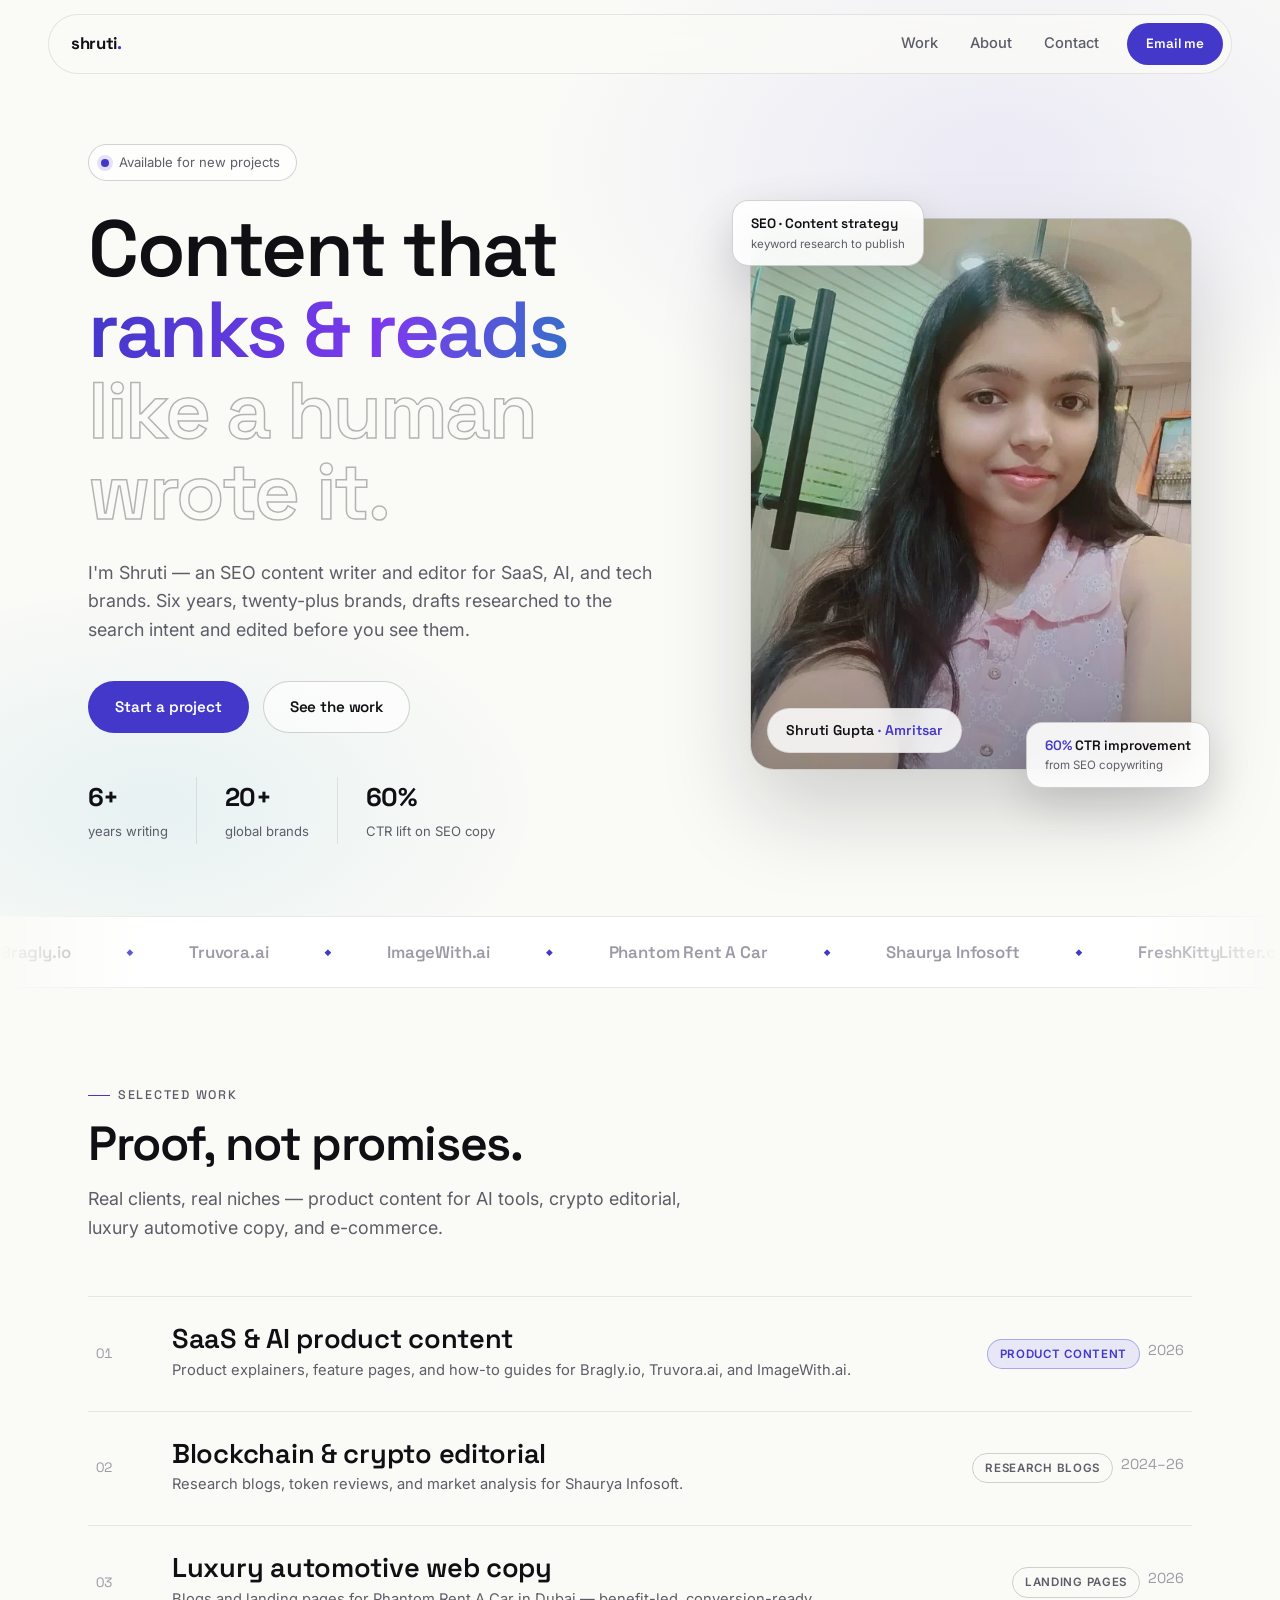
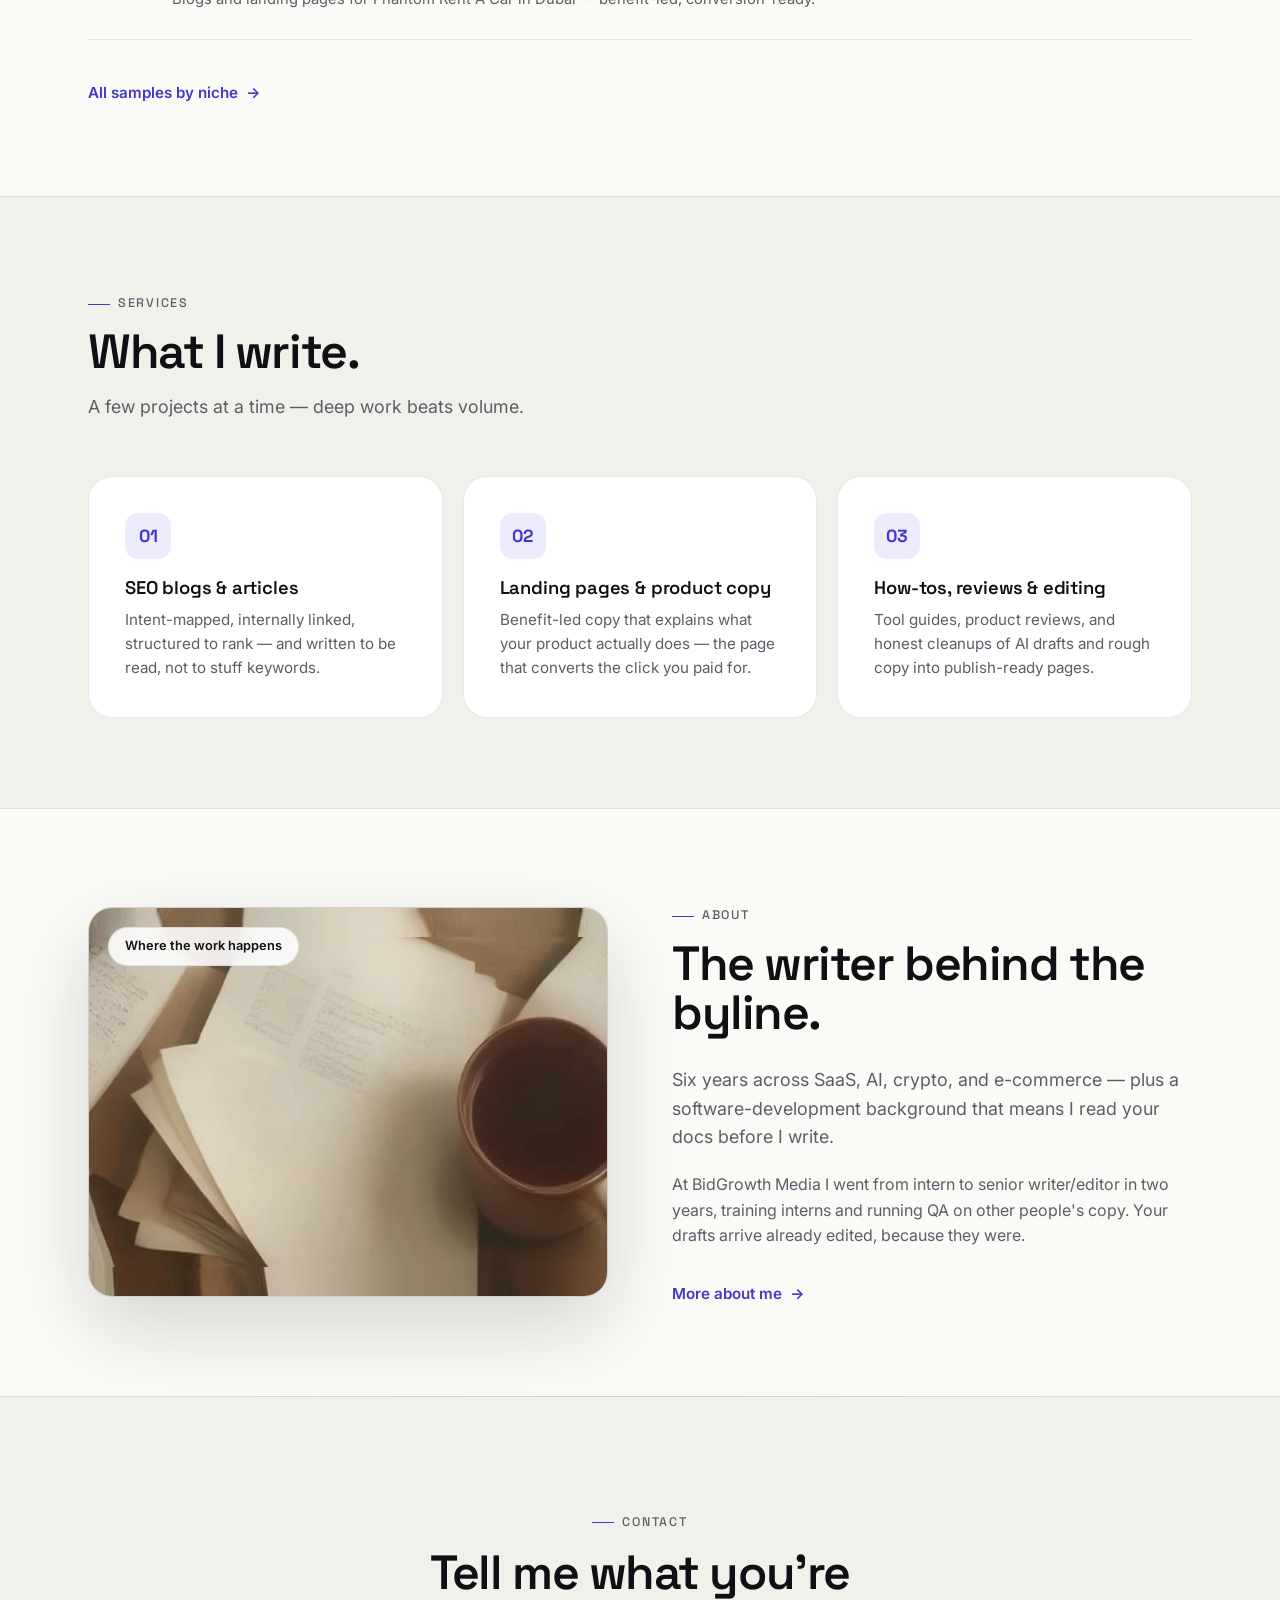
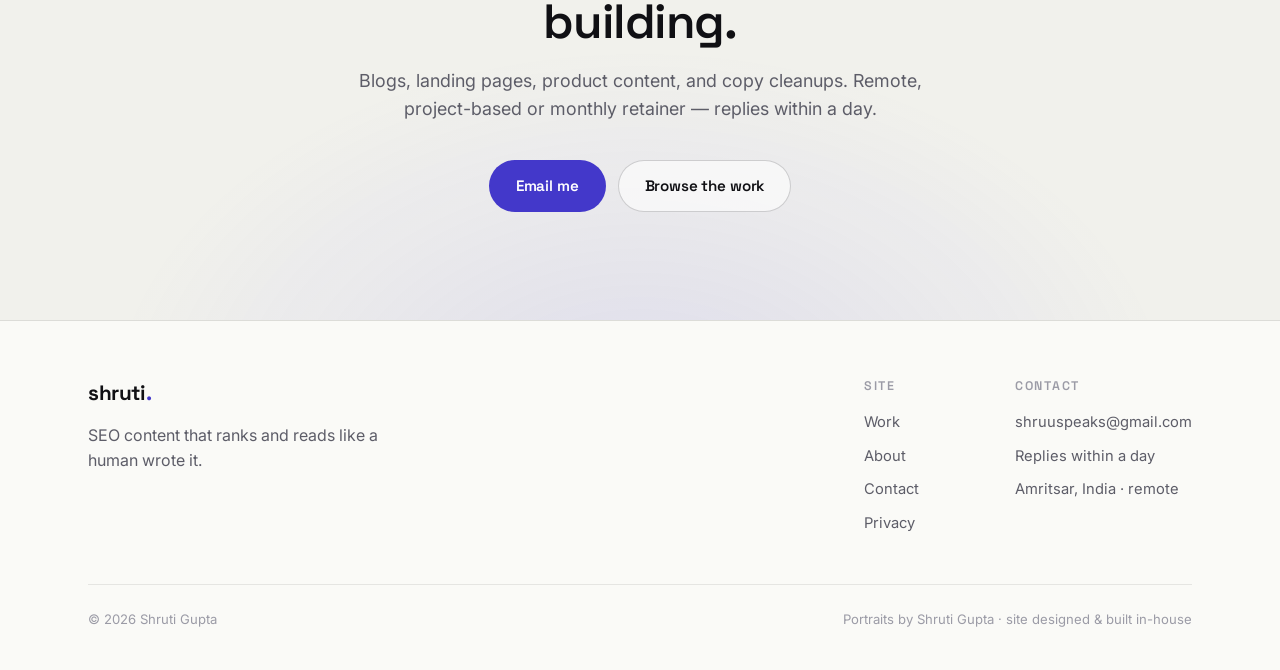
<file: index.html>
<!doctype html>
<html lang="en">
<head>
<meta charset="utf-8">
<meta name="viewport" content="width=device-width, initial-scale=1, viewport-fit=cover">
<title>Shruti Gupta — SEO Content Writer &amp; Strategist</title>
<meta name="description" content="SEO content writer and editor for SaaS, AI and tech brands. 6+ years, 20+ brands, publish-ready drafts researched to the search intent. Based in Amritsar, India — remote.">
<link rel="icon" href="favicon.svg" type="image/svg+xml">
<link rel="icon" href="assets/img/favicon-32-32.webp" type="image/webp" sizes="32x32">
<link rel="apple-touch-icon" href="assets/img/favicon-180-180.webp">
<meta property="og:type" content="website">
<meta property="og:title" content="Shruti Gupta — SEO Content Writer &amp; Strategist">
<meta property="og:description" content="SEO content that ranks and reads like a human wrote it. SaaS, AI and tech brands.">
<meta property="og:image" content="assets/img/og-card-1200.jpg">
<meta name="twitter:card" content="summary_large_image">
<link rel="preconnect" href="https://fonts.googleapis.com">
<link rel="preconnect" href="https://fonts.gstatic.com" crossorigin>
<link href="https://fonts.googleapis.com/css2?family=Inter:wght@400;500;600&family=Space+Grotesk:wght@500;600;700&display=swap" rel="stylesheet">
<link rel="stylesheet" href="assets/site.css">
</head>
<body>

<header class="nav">
  <div class="nav__pill">
    <a class="nav__logo" href="index.html">shruti<em>.</em></a>
    <nav class="nav__links" aria-label="Main">
      <a class="nav__link" href="work.html">Work</a>
      <a class="nav__link" href="about.html">About</a>
      <a class="nav__link" href="contact.html">Contact</a>
    </nav>
    <a class="btn btn--primary btn--sm nav__cta" href="mailto:shruuspeaks@gmail.com">Email me</a>
    <button class="nav__toggle" type="button" aria-expanded="false" aria-label="Menu">
      <svg width="20" height="20" viewBox="0 0 20 20" fill="none" aria-hidden="true"><path d="M3 6h14M3 14h14" stroke="currentColor" stroke-width="1.8" stroke-linecap="round"/></svg>
    </button>
  </div>
</header>

<div class="mobile-menu" aria-hidden="true">
  <a href="index.html" aria-current="page">Home</a>
  <a href="work.html">Work</a>
  <a href="about.html">About</a>
  <a href="contact.html">Contact</a>
  <a href="mailto:shruuspeaks@gmail.com" style="color:var(--accent)">Email me →</a>
</div>

<main>
  <!-- HERO -->
  <section class="hero">
    <div class="wrap hero__grid">
      <div>
        <span class="badge rv"><span class="dot"></span>Available for new projects</span>
        <h1 class="rv rv-d1">
          <span class="line">Content that</span>
          <span class="line grad-text">ranks &amp; reads</span>
          <span class="line outline-text">like a human wrote it.</span>
        </h1>
        <p class="lead hero__sub rv rv-d2">I'm Shruti — an SEO content writer and editor for SaaS, AI, and tech brands. Six years, twenty-plus brands, drafts researched to the search intent and edited before you see them.</p>
        <div class="hero__ctas rv rv-d3">
          <a class="btn btn--primary" href="mailto:shruuspeaks@gmail.com">Start a project</a>
          <a class="btn btn--ghost" href="work.html">See the work</a>
        </div>
        <div class="hero__meta rv rv-d3">
          <div><b>6+</b><span>years writing</span></div>
          <div><b>20+</b><span>global brands</span></div>
          <div><b>60%</b><span>CTR lift on SEO copy</span></div>
        </div>
      </div>
      <div class="rv rv-d2" style="position:relative">
        <div class="portrait-card">
          <img src="assets/img/photo-hero.webp" alt="Shruti Gupta" fetchpriority="high">
          <span class="portrait-card__tag">Shruti Gupta <em>· Amritsar</em></span>
        </div>
        <div class="float-chip float-chip--tl">SEO · Content strategy<small>keyword research to publish</small></div>
        <div class="float-chip float-chip--br"><em style="color:var(--accent);font-style:normal">60%</em> CTR improvement<small>from SEO copywriting</small></div>
      </div>
    </div>
  </section>

  <!-- CLIENT MARQUEE -->
  <div class="marquee" aria-label="Clients and publications">
    <div class="marquee__track">
      <span>Bragly.io</span><span>Truvora.ai</span><span>ImageWith.ai</span><span>Phantom Rent A Car</span>
      <span>Shaurya Infosoft</span><span>FreshKittyLitter.com</span><span>GyrosFarm</span><span>BidGrowth Media</span>
      <span>OnlineJSONFormatter.org</span><span>TinyPNG</span><span>TechnoSpot.com</span><span>EaseUS</span>
      <span>Bragly.io</span><span>Truvora.ai</span><span>ImageWith.ai</span><span>Phantom Rent A Car</span>
      <span>Shaurya Infosoft</span><span>FreshKittyLitter.com</span><span>GyrosFarm</span><span>BidGrowth Media</span>
      <span>OnlineJSONFormatter.org</span><span>TinyPNG</span><span>TechnoSpot.com</span><span>EaseUS</span>
    </div>
  </div>

  <!-- SELECTED WORK -->
  <section class="section">
    <div class="wrap">
      <div class="section__head rv">
        <span class="eyebrow">Selected work</span>
        <h2>Proof, not promises.</h2>
        <p class="lead">Real clients, real niches — product content for AI tools, crypto editorial, luxury automotive copy, and e-commerce.</p>
      </div>
      <div>
        <a class="work-row rv" href="work.html">
          <span class="work-row__num">01</span>
          <span class="work-row__body">
            <h3>SaaS &amp; AI product content</h3>
            <p>Product explainers, feature pages, and how-to guides for Bragly.io, Truvora.ai, and ImageWith.ai.</p>
          </span>
          <span class="work-row__tags"><span class="tag tag--accent">Product content</span><span class="work-row__year">2026</span></span>
        </a>
        <a class="work-row rv" href="work.html">
          <span class="work-row__num">02</span>
          <span class="work-row__body">
            <h3>Blockchain &amp; crypto editorial</h3>
            <p>Research blogs, token reviews, and market analysis for Shaurya Infosoft.</p>
          </span>
          <span class="work-row__tags"><span class="tag">Research blogs</span><span class="work-row__year">2024–26</span></span>
        </a>
        <a class="work-row rv" href="work.html">
          <span class="work-row__num">03</span>
          <span class="work-row__body">
            <h3>Luxury automotive web copy</h3>
            <p>Blogs and landing pages for Phantom Rent A Car in Dubai — benefit-led, conversion-ready.</p>
          </span>
          <span class="work-row__tags"><span class="tag">Landing pages</span><span class="work-row__year">2026</span></span>
        </a>
      </div>
      <div style="margin-top:40px" class="rv"><a class="link" href="work.html">All samples by niche</a></div>
    </div>
  </section>

  <!-- SERVICES -->
  <section class="section section--alt">
    <div class="wrap">
      <div class="section__head rv">
        <span class="eyebrow">Services</span>
        <h2>What I write.</h2>
        <p class="lead">A few projects at a time — deep work beats volume.</p>
      </div>
      <div class="svc-grid">
        <div class="card rv">
          <div class="card__icon">01</div>
          <h3>SEO blogs &amp; articles</h3>
          <p>Intent-mapped, internally linked, structured to rank — and written to be read, not to stuff keywords.</p>
        </div>
        <div class="card rv rv-d1">
          <div class="card__icon">02</div>
          <h3>Landing pages &amp; product copy</h3>
          <p>Benefit-led copy that explains what your product actually does — the page that converts the click you paid for.</p>
        </div>
        <div class="card rv rv-d2">
          <div class="card__icon">03</div>
          <h3>How-tos, reviews &amp; editing</h3>
          <p>Tool guides, product reviews, and honest cleanups of AI drafts and rough copy into publish-ready pages.</p>
        </div>
      </div>
    </div>
  </section>

  <!-- ABOUT TEASER -->
  <section class="section">
    <div class="wrap split">
      <div class="split__visual rv">
        <img src="assets/img/still-desk-tall.webp" alt="A writer's desk with paper and a pen in warm light">
        <span class="badge-tag">Where the work happens</span>
      </div>
      <div>
        <div class="section__head rv" style="margin-bottom:28px">
          <span class="eyebrow">About</span>
          <h2>The writer behind the byline.</h2>
        </div>
        <p class="lead rv" style="margin-bottom:20px">Six years across SaaS, AI, crypto, and e-commerce — plus a software-development background that means I read your docs before I write.</p>
        <p class="muted rv" style="margin-bottom:32px">At BidGrowth Media I went from intern to senior writer/editor in two years, training interns and running QA on other people's copy. Your drafts arrive already edited, because they were.</p>
        <div class="rv"><a class="link" href="about.html">More about me</a></div>
      </div>
    </div>
  </section>

  <!-- CTA -->
  <section class="cta">
    <div class="wrap">
      <span class="eyebrow rv" style="justify-content:center">Contact</span>
      <h2 class="rv rv-d1">Tell me what you're building.</h2>
      <p class="lead rv rv-d2">Blogs, landing pages, product content, and copy cleanups. Remote, project-based or monthly retainer — replies within a day.</p>
      <div class="btn-row rv rv-d3">
        <a class="btn btn--primary" href="mailto:shruuspeaks@gmail.com">Email me</a>
        <a class="btn btn--ghost" href="work.html">Browse the work</a>
      </div>
    </div>
  </section>
</main>

<footer class="footer">
  <div class="wrap">
    <div class="footer__top">
      <div>
        <a class="nav__logo" href="index.html" style="font-size:1.3rem">shruti<em>.</em></a>
        <p class="muted" style="margin-top:12px;max-width:34ch">SEO content that ranks and reads like a human wrote it.</p>
      </div>
      <div class="footer__cols">
        <div>
          <h4>Site</h4>
          <ul>
            <li><a href="work.html">Work</a></li>
            <li><a href="about.html">About</a></li>
            <li><a href="contact.html">Contact</a></li>
            <li><a href="privacy.html">Privacy</a></li>
          </ul>
        </div>
        <div>
          <h4>Contact</h4>
          <ul>
            <li><a href="mailto:shruuspeaks@gmail.com">shruuspeaks@gmail.com</a></li>
            <li>Replies within a day</li>
            <li>Amritsar, India · remote</li>
          </ul>
        </div>
      </div>
    </div>
    <div class="footer__bottom">
      <span>© 2026 Shruti Gupta</span>
      <span>Portraits by Shruti Gupta · site designed &amp; built in-house</span>
    </div>
  </div>
</footer>

<script src="assets/site.js" defer></script>
</body>
</html>
</file>
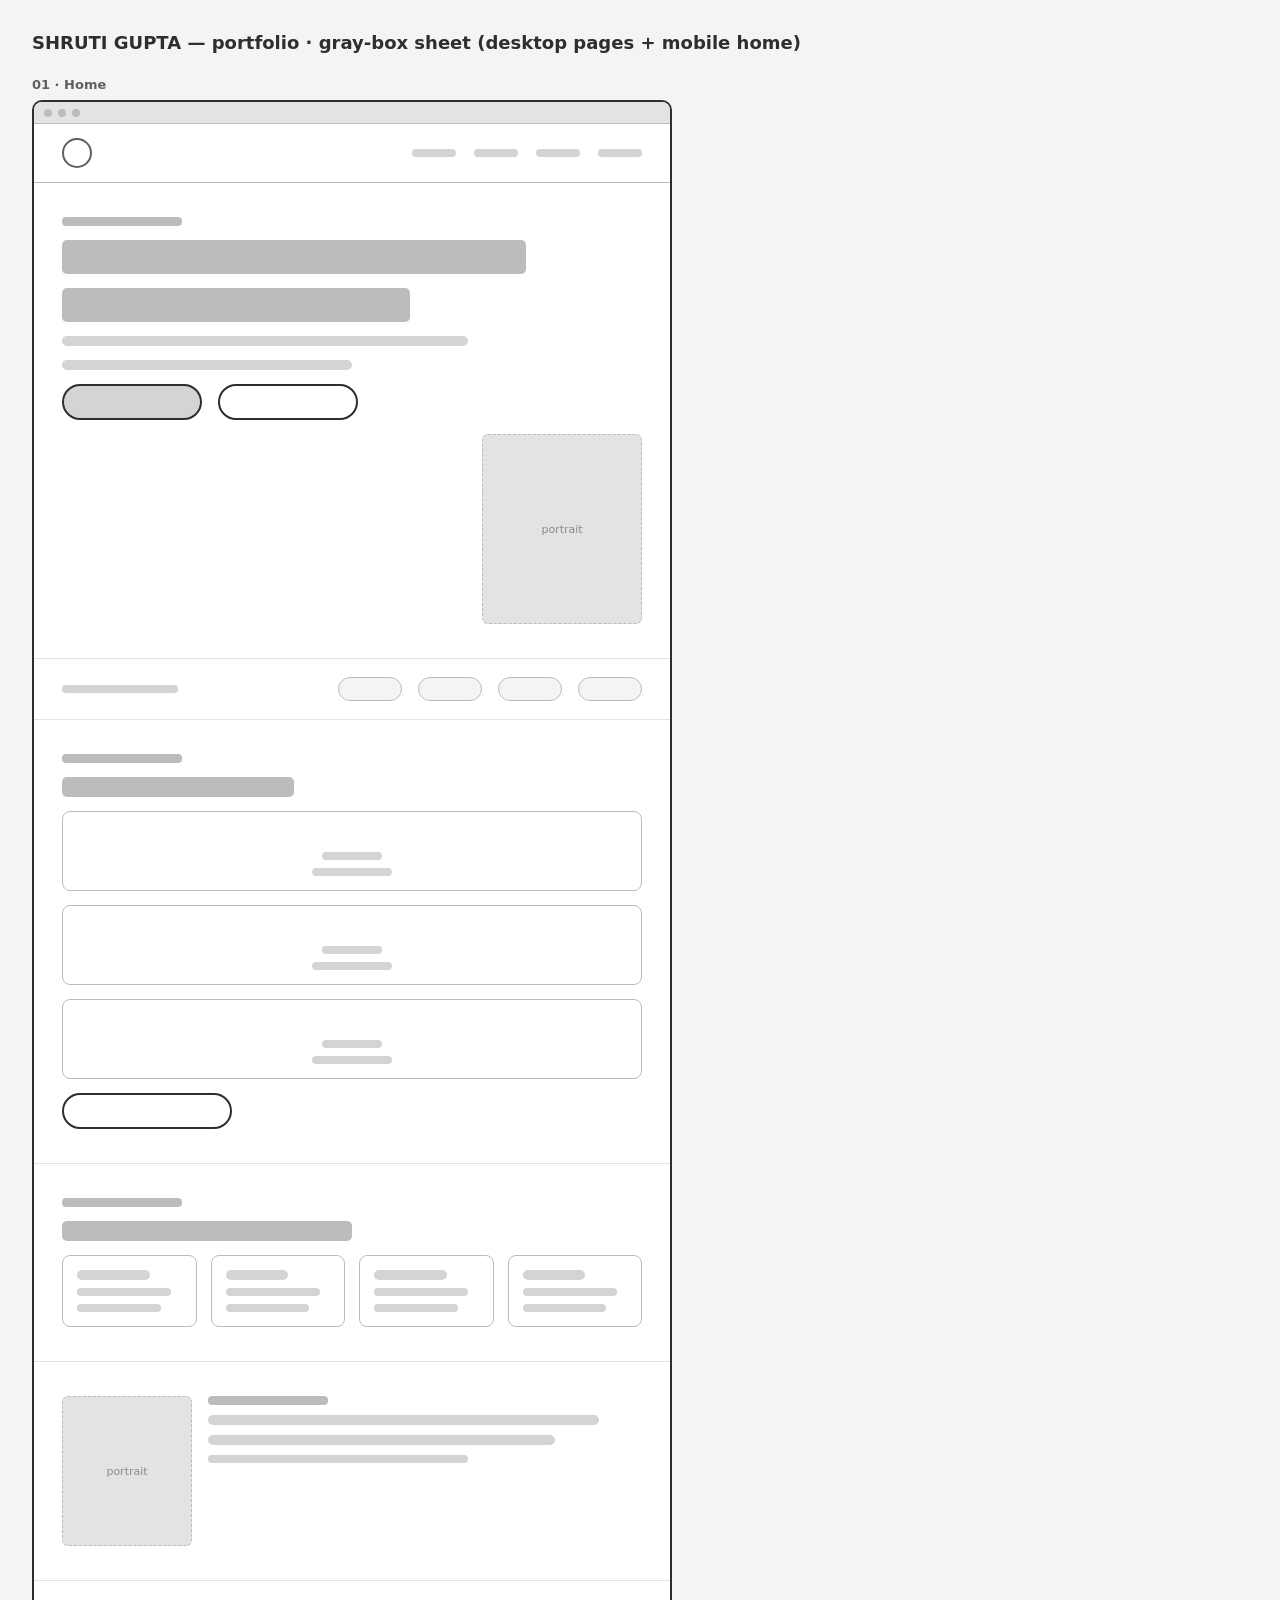
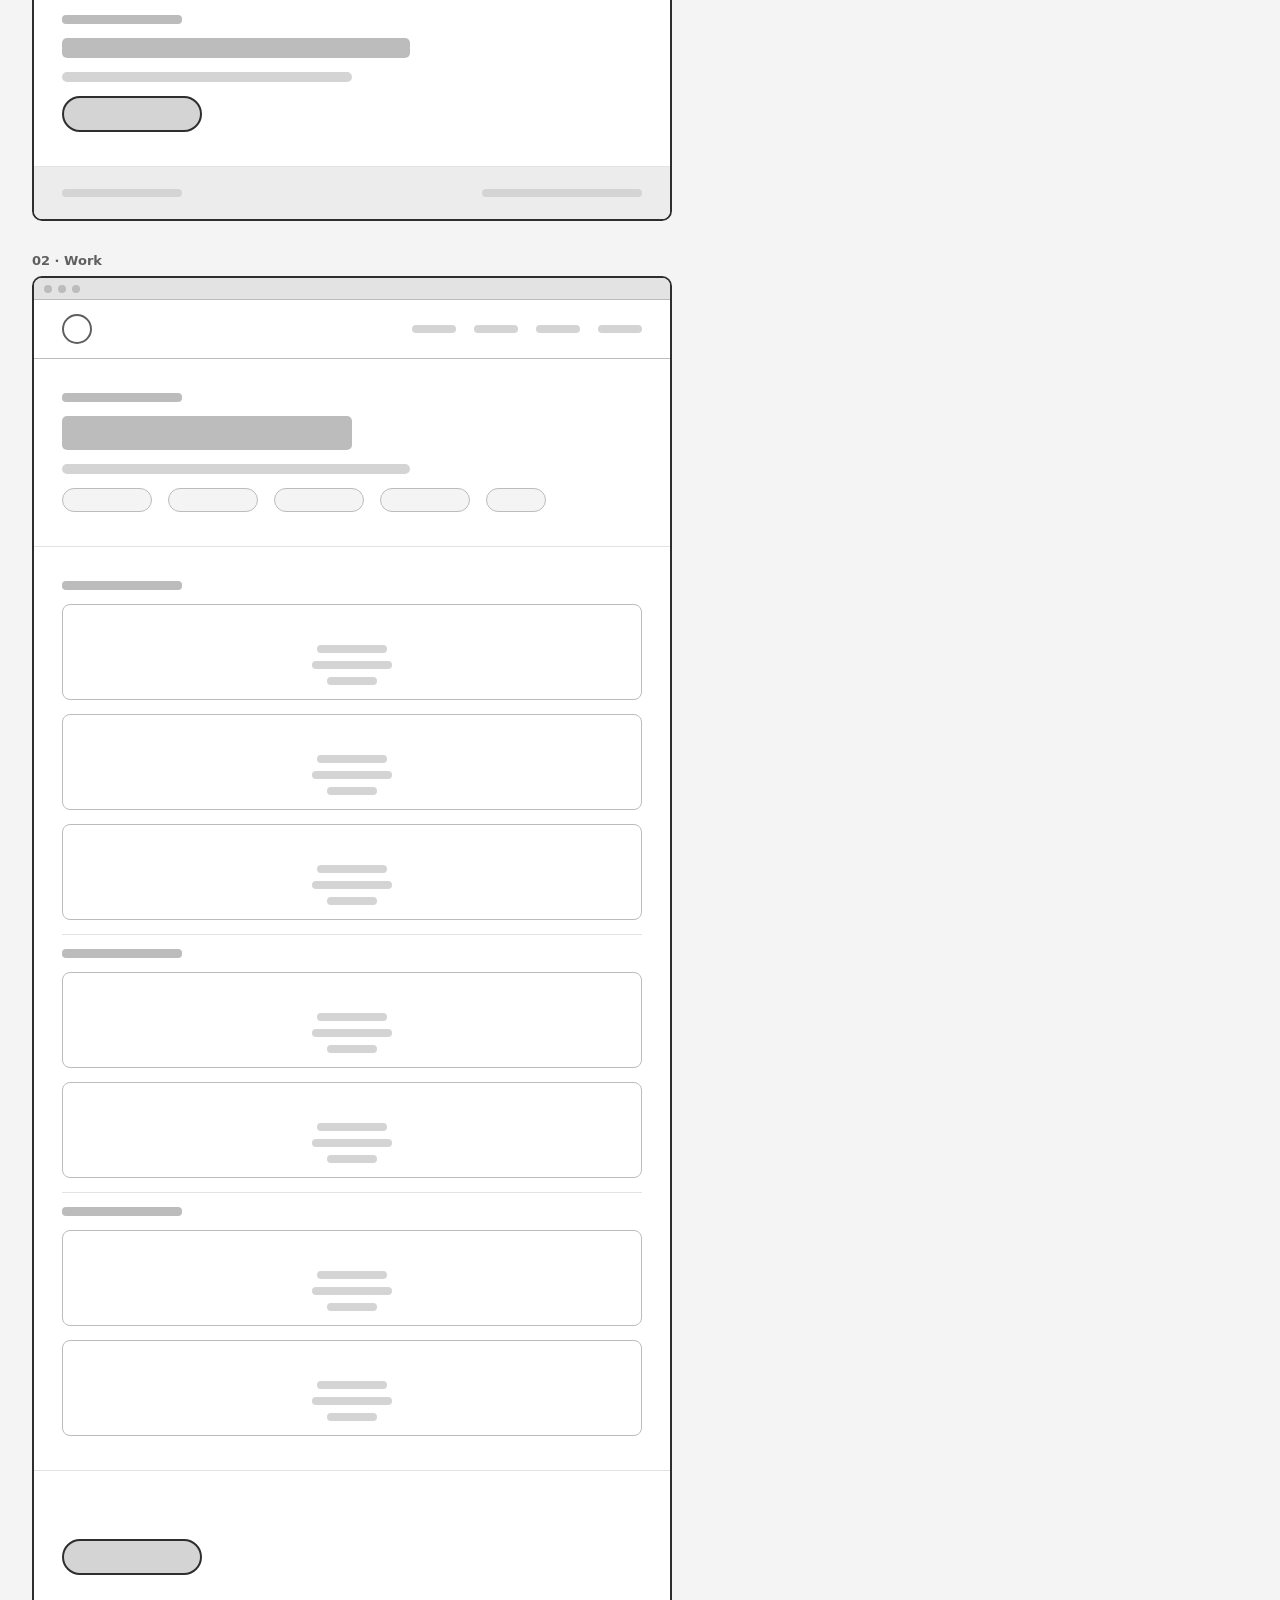
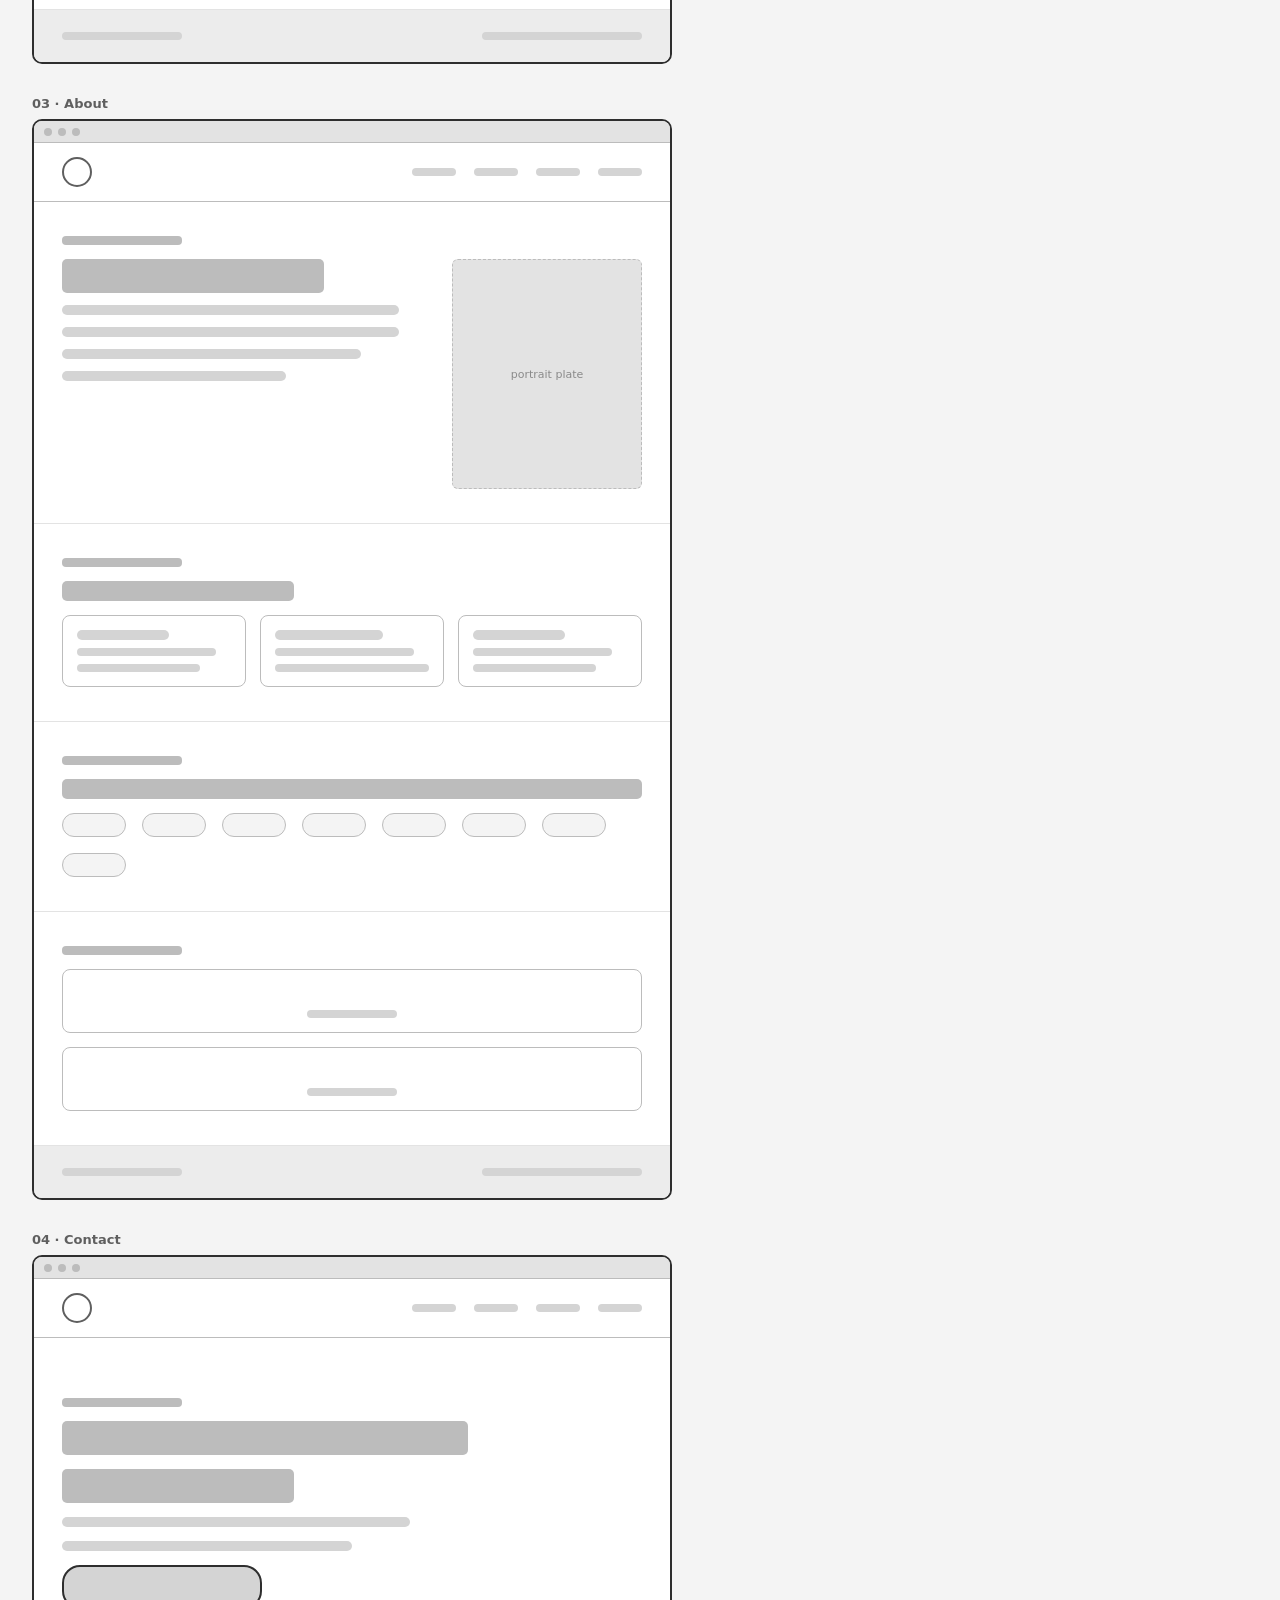
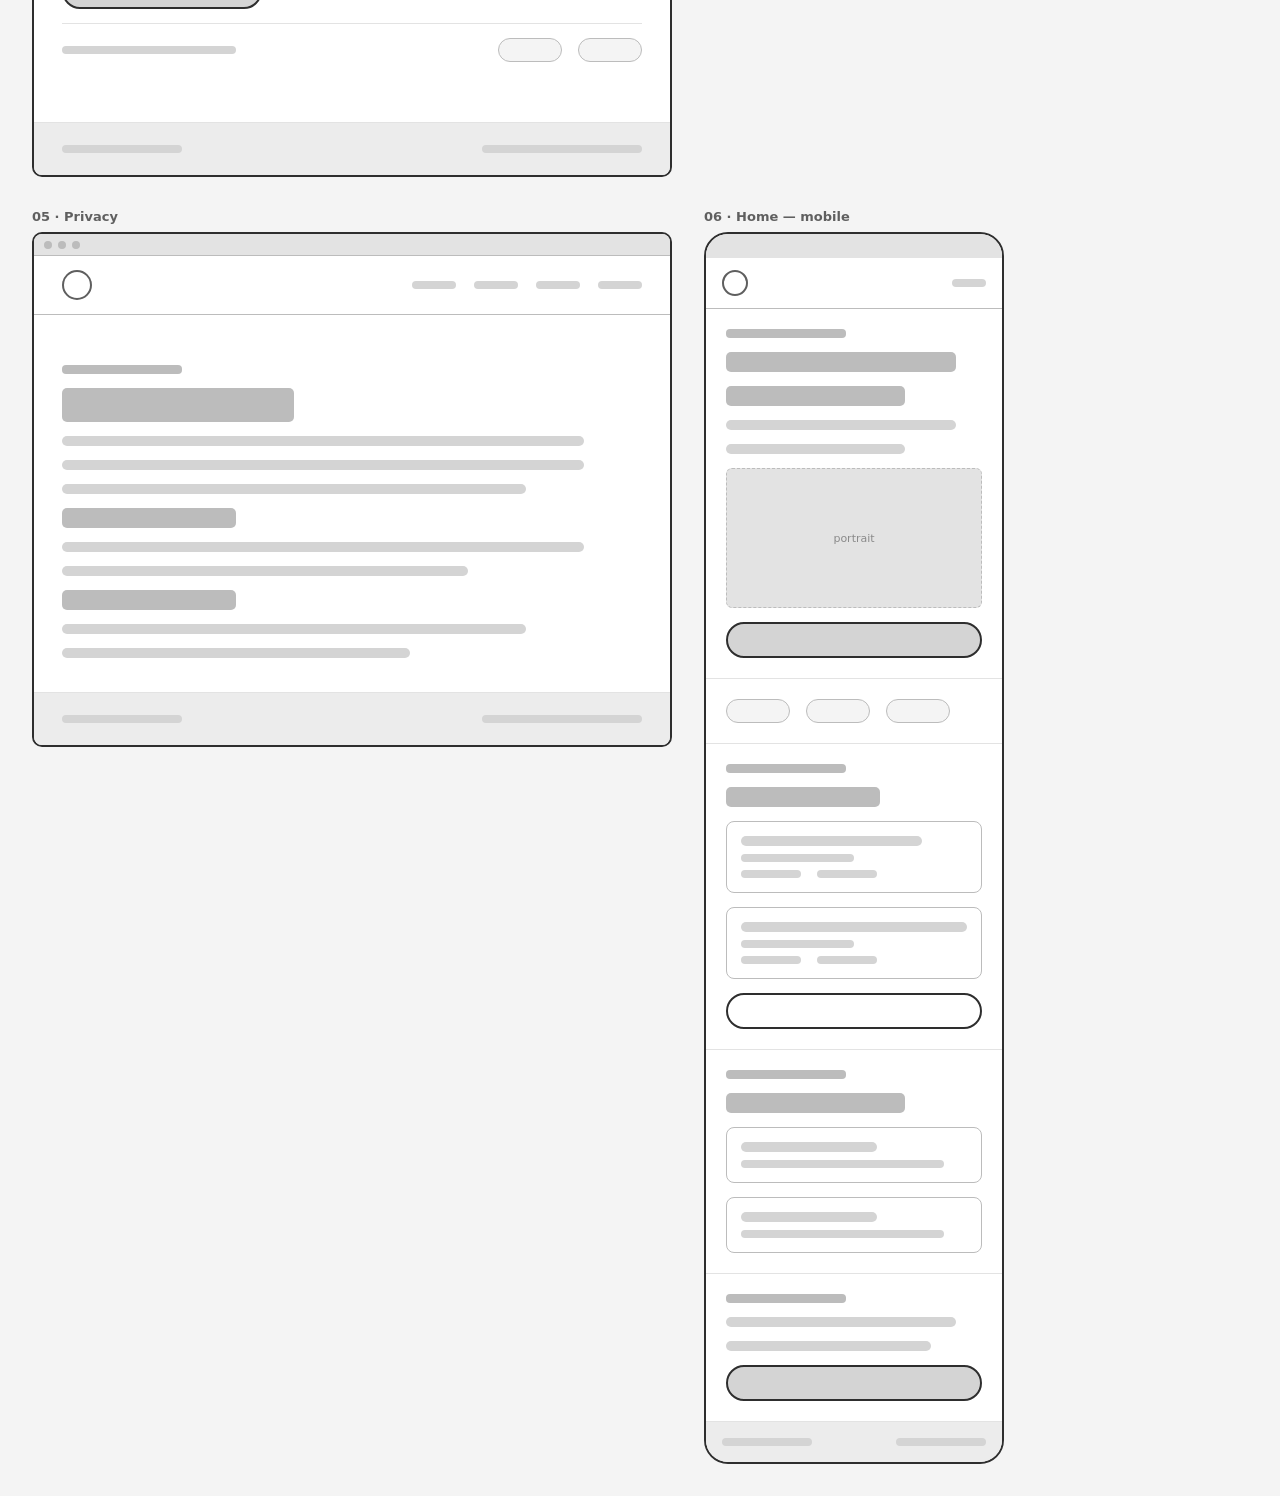
<file: wireframes/index.html>
<!DOCTYPE html>
<html lang="en">
<head>
<meta charset="utf-8">
<title>Wireframes — gray box</title>
<style>
  * { box-sizing: border-box; margin: 0; padding: 0; }
  body { font-family: system-ui, sans-serif; background: #f4f4f4; padding: 32px; }
  h1 { font-size: 18px; color: #2e2e2e; margin-bottom: 24px; }
  .grid { display: flex; flex-wrap: wrap; gap: 32px; }
  .screen { display: flex; flex-direction: column; gap: 8px; }
  .label { font-size: 13px; color: #5f5f5f; font-weight: 600; }
  .browser { width: 640px; border: 2px solid #2e2e2e; border-radius: 10px; background: #fff; overflow: hidden; display: flex; flex-direction: column; }
  .chrome { height: 22px; background: #e3e3e3; border-bottom: 1px solid #bcbcbc; display: flex; align-items: center; gap: 6px; padding: 0 10px; }
  .chrome i { width: 8px; height: 8px; border-radius: 50%; background: #bcbcbc; }
  .page { display: flex; flex-direction: column; }
  .mast { display: flex; justify-content: space-between; align-items: center; padding: 14px 28px; border-bottom: 1px solid #bcbcbc; }
  .seal { width: 30px; height: 30px; border: 2px solid #5f5f5f; border-radius: 50%; }
  .nlinks { display: flex; gap: 18px; }
  .nl { width: 44px; height: 8px; background: #d4d4d4; border-radius: 4px; }
  .sect { padding: 34px 28px; border-bottom: 1px solid #e3e3e3; display: flex; flex-direction: column; gap: 14px; }
  .kick { width: 120px; height: 9px; background: #bcbcbc; border-radius: 4px; }
  .txt { height: 10px; background: #d4d4d4; border-radius: 5px; }
  .txt.sm { height: 8px; }
  .txt.lg { height: 20px; background: #bcbcbc; }
  .txt.xl { height: 34px; background: #bcbcbc; }
  .w20{width:20%}.w30{width:30%}.w40{width:40%}.w50{width:50%}.w60{width:60%}.w70{width:70%}.w80{width:80%}.w90{width:90%}.w100{width:100%}
  .btn { width: 140px; height: 36px; border: 2px solid #2e2e2e; border-radius: 18px; background: #d4d4d4; }
  .btn.ghost { background: #fff; }
  .row { display: flex; gap: 16px; align-items: center; }
  .row.top { align-items: flex-start; }
  .grow { flex: 1; }
  .card { border: 1.5px solid #bcbcbc; border-radius: 8px; padding: 14px; display: flex; flex-direction: column; gap: 8px; }
  .chip { height: 24px; min-width: 64px; border: 1.5px solid #bcbcbc; border-radius: 12px; padding: 0 12px; background: #f4f4f4; }
  .divider { height: 1px; background: #e3e3e3; }
  .imgbox { background: #e3e3e3; border: 1.5px dashed #bcbcbc; border-radius: 6px; display: flex; align-items: center; justify-content: center; color: #8a8a8a; font-size: 11px; }
  .cols { display: grid; gap: 14px; }
  .c2 { grid-template-columns: 1fr 1fr; }
  .c3 { grid-template-columns: 1fr 1fr 1fr; }
  .c4 { grid-template-columns: 1fr 1fr 1fr 1fr; }
  .foot { padding: 22px 28px; background: #ececec; display: flex; justify-content: space-between; align-items: center; }
  .phone { width: 300px; border: 2px solid #2e2e2e; border-radius: 24px; background: #fff; overflow: hidden; display: flex; flex-direction: column; }
  .phone .bar { height: 24px; background: #e3e3e3; }
  .phone .sect { padding: 20px; }
</style>
</head>
<body>
<h1>SHRUTI GUPTA — portfolio · gray-box sheet (desktop pages + mobile home)</h1>
<div class="grid">

  <div class="screen"><div class="label">01 · Home</div><div class="browser"><div class="chrome"><i></i><i></i><i></i></div><div class="page">
    <div class="mast"><div class="seal"></div><div class="nlinks"><div class="nl"></div><div class="nl"></div><div class="nl"></div><div class="nl"></div></div></div>
    <div class="sect">
      <div class="kick"></div>
      <div class="txt xl w80"></div><div class="txt xl w60"></div>
      <div class="txt w70"></div><div class="txt w50"></div>
      <div class="row"><div class="btn"></div><div class="btn ghost"></div></div>
      <div class="row top"><div class="grow"></div><div class="imgbox" style="width:160px;height:190px">portrait</div></div>
    </div>
    <div class="sect" style="padding:18px 28px"><div class="row"><div class="txt sm w20"></div><div class="grow"></div><div class="chip"></div><div class="chip"></div><div class="chip"></div><div class="chip"></div></div></div>
    <div class="sect">
      <div class="kick"></div><div class="txt lg w40"></div>
      <div class="card row"><div class="grow"><div class="txt w60"></div><div class="txt sm w40"></div></div><div class="txt sm" style="width:60px"></div><div class="txt sm" style="width:80px"></div></div>
      <div class="card row"><div class="grow"><div class="txt w70"></div><div class="txt sm w40"></div></div><div class="txt sm" style="width:60px"></div><div class="txt sm" style="width:80px"></div></div>
      <div class="card row"><div class="grow"><div class="txt w50"></div><div class="txt sm w40"></div></div><div class="txt sm" style="width:60px"></div><div class="txt sm" style="width:80px"></div></div>
      <div class="btn ghost" style="width:170px"></div>
    </div>
    <div class="sect"><div class="kick"></div><div class="txt lg w50"></div>
      <div class="cols c4"><div class="card"><div class="txt w70"></div><div class="txt sm w90"></div><div class="txt sm w80"></div></div><div class="card"><div class="txt w60"></div><div class="txt sm w90"></div><div class="txt sm w80"></div></div><div class="card"><div class="txt w70"></div><div class="txt sm w90"></div><div class="txt sm w80"></div></div><div class="card"><div class="txt w60"></div><div class="txt sm w90"></div><div class="txt sm w80"></div></div></div>
    </div>
    <div class="sect"><div class="row top"><div class="imgbox" style="width:130px;height:150px">portrait</div><div class="grow" style="display:flex;flex-direction:column;gap:10px"><div class="kick"></div><div class="txt w90"></div><div class="txt w80"></div><div class="txt sm w60"></div></div></div></div>
    <div class="sect" style="align-items:flex-start"><div class="kick"></div><div class="txt lg w60"></div><div class="txt w50"></div><div class="btn"></div></div>
    <div class="foot"><div class="txt sm" style="width:120px"></div><div class="txt sm" style="width:160px"></div></div>
  </div></div></div>

  <div class="screen"><div class="label">02 · Work</div><div class="browser"><div class="chrome"><i></i><i></i><i></i></div><div class="page">
    <div class="mast"><div class="seal"></div><div class="nlinks"><div class="nl"></div><div class="nl"></div><div class="nl"></div><div class="nl"></div></div></div>
    <div class="sect">
      <div class="kick"></div><div class="txt xl w50"></div><div class="txt w60"></div>
      <div class="row"><div class="chip" style="min-width:90px"></div><div class="chip" style="min-width:90px"></div><div class="chip" style="min-width:90px"></div><div class="chip" style="min-width:90px"></div><div class="chip" style="min-width:60px"></div></div>
    </div>
    <div class="sect">
      <div class="kick"></div>
      <div class="card row"><div class="grow"><div class="txt w60"></div><div class="txt sm w45"></div></div><div class="txt sm" style="width:70px"></div><div class="txt sm" style="width:80px"></div><div class="txt sm" style="width:50px"></div></div>
      <div class="card row"><div class="grow"><div class="txt w70"></div><div class="txt sm w40"></div></div><div class="txt sm" style="width:70px"></div><div class="txt sm" style="width:80px"></div><div class="txt sm" style="width:50px"></div></div>
      <div class="card row"><div class="grow"><div class="txt w55"></div><div class="txt sm w45"></div></div><div class="txt sm" style="width:70px"></div><div class="txt sm" style="width:80px"></div><div class="txt sm" style="width:50px"></div></div>
      <div class="divider"></div>
      <div class="kick"></div>
      <div class="card row"><div class="grow"><div class="txt w65"></div><div class="txt sm w40"></div></div><div class="txt sm" style="width:70px"></div><div class="txt sm" style="width:80px"></div><div class="txt sm" style="width:50px"></div></div>
      <div class="card row"><div class="grow"><div class="txt w50"></div><div class="txt sm w45"></div></div><div class="txt sm" style="width:70px"></div><div class="txt sm" style="width:80px"></div><div class="txt sm" style="width:50px"></div></div>
      <div class="divider"></div>
      <div class="kick"></div>
      <div class="card row"><div class="grow"><div class="txt w60"></div><div class="txt sm w45"></div></div><div class="txt sm" style="width:70px"></div><div class="txt sm" style="width:80px"></div><div class="txt sm" style="width:50px"></div></div>
      <div class="card row"><div class="grow"><div class="txt w70"></div><div class="txt sm w40"></div></div><div class="txt sm" style="width:70px"></div><div class="txt sm" style="width:80px"></div><div class="txt sm" style="width:50px"></div></div>
    </div>
    <div class="sect" style="align-items:flex-start"><div class="txt lg w45"></div><div class="btn"></div></div>
    <div class="foot"><div class="txt sm" style="width:120px"></div><div class="txt sm" style="width:160px"></div></div>
  </div></div></div>

  <div class="screen"><div class="label">03 · About</div><div class="browser"><div class="chrome"><i></i><i></i><i></i></div><div class="page">
    <div class="mast"><div class="seal"></div><div class="nlinks"><div class="nl"></div><div class="nl"></div><div class="nl"></div><div class="nl"></div></div></div>
    <div class="sect">
      <div class="kick"></div>
      <div class="row top"><div class="grow" style="display:flex;flex-direction:column;gap:12px"><div class="txt xl w70"></div><div class="txt w90"></div><div class="txt w90"></div><div class="txt w80"></div><div class="txt w60"></div></div><div class="imgbox" style="width:190px;height:230px">portrait plate</div></div>
    </div>
    <div class="sect"><div class="kick"></div><div class="txt lg w40"></div>
      <div class="cols c3"><div class="card"><div class="txt w60"></div><div class="txt sm w90"></div><div class="txt sm w80"></div></div><div class="card"><div class="txt w70"></div><div class="txt sm w90"></div><div class="txt sm w85"></div></div><div class="card"><div class="txt w60"></div><div class="txt sm w90"></div><div class="txt sm w80"></div></div></div>
    </div>
    <div class="sect"><div class="kick"></div><div class="txt lg w45"></div>
      <div class="row" style="flex-wrap:wrap"><div class="chip"></div><div class="chip"></div><div class="chip"></div><div class="chip"></div><div class="chip"></div><div class="chip"></div><div class="chip"></div><div class="chip"></div></div>
    </div>
    <div class="sect"><div class="kick"></div>
      <div class="card row"><div class="grow"><div class="txt w50"></div><div class="txt sm w60"></div></div><div class="txt sm" style="width:90px"></div></div>
      <div class="card row"><div class="grow"><div class="txt w55"></div><div class="txt sm w60"></div></div><div class="txt sm" style="width:90px"></div></div>
    </div>
    <div class="foot"><div class="txt sm" style="width:120px"></div><div class="txt sm" style="width:160px"></div></div>
  </div></div></div>

  <div class="screen"><div class="label">04 · Contact</div><div class="browser"><div class="chrome"><i></i><i></i><i></i></div><div class="page">
    <div class="mast"><div class="seal"></div><div class="nlinks"><div class="nl"></div><div class="nl"></div><div class="nl"></div><div class="nl"></div></div></div>
    <div class="sect" style="padding-top:60px;padding-bottom:60px">
      <div class="kick"></div>
      <div class="txt xl w70"></div><div class="txt xl w40"></div>
      <div class="txt w60"></div><div class="txt w50"></div>
      <div class="btn" style="width:200px;height:44px"></div>
      <div class="divider"></div>
      <div class="row"><div class="txt sm w30"></div><div class="grow"></div><div class="chip"></div><div class="chip"></div></div>
    </div>
    <div class="foot"><div class="txt sm" style="width:120px"></div><div class="txt sm" style="width:160px"></div></div>
  </div></div></div>

  <div class="screen"><div class="label">05 · Privacy</div><div class="browser"><div class="chrome"><i></i><i></i><i></i></div><div class="page">
    <div class="mast"><div class="seal"></div><div class="nlinks"><div class="nl"></div><div class="nl"></div><div class="nl"></div><div class="nl"></div></div></div>
    <div class="sect" style="padding-top:50px">
      <div class="kick"></div><div class="txt xl w40"></div>
      <div class="txt w90"></div><div class="txt w90"></div><div class="txt w80"></div>
      <div class="txt lg w30"></div>
      <div class="txt w90"></div><div class="txt w70"></div>
      <div class="txt lg w30"></div>
      <div class="txt w80"></div><div class="txt w60"></div>
    </div>
    <div class="foot"><div class="txt sm" style="width:120px"></div><div class="txt sm" style="width:160px"></div></div>
  </div></div></div>

  <div class="screen"><div class="label">06 · Home — mobile</div><div class="phone"><div class="bar"></div><div class="page">
    <div class="mast" style="padding:12px 16px"><div class="seal" style="width:26px;height:26px"></div><div class="nl" style="width:34px"></div></div>
    <div class="sect">
      <div class="kick"></div>
      <div class="txt lg w90"></div><div class="txt lg w70"></div>
      <div class="txt w90"></div><div class="txt w70"></div>
      <div class="imgbox" style="width:100%;height:140px">portrait</div>
      <div class="btn" style="width:100%"></div>
    </div>
    <div class="sect"><div class="row"><div class="chip"></div><div class="chip"></div><div class="chip"></div></div></div>
    <div class="sect"><div class="kick"></div><div class="txt lg w60"></div>
      <div class="card"><div class="txt w80"></div><div class="txt sm w50"></div><div class="row"><div class="txt sm" style="width:60px"></div><div class="txt sm" style="width:60px"></div></div></div>
      <div class="card"><div class="txt w75"></div><div class="txt sm w50"></div><div class="row"><div class="txt sm" style="width:60px"></div><div class="txt sm" style="width:60px"></div></div></div>
      <div class="btn ghost" style="width:100%"></div>
    </div>
    <div class="sect"><div class="kick"></div><div class="txt lg w70"></div><div class="card"><div class="txt w60"></div><div class="txt sm w90"></div></div><div class="card"><div class="txt w60"></div><div class="txt sm w90"></div></div></div>
    <div class="sect"><div class="kick"></div><div class="txt w90"></div><div class="txt w80"></div><div class="btn" style="width:100%"></div></div>
    <div class="foot" style="padding:16px"><div class="txt sm" style="width:90px"></div><div class="txt sm" style="width:90px"></div></div>
  </div></div></div>

</div>
</body>
</html>
</file>
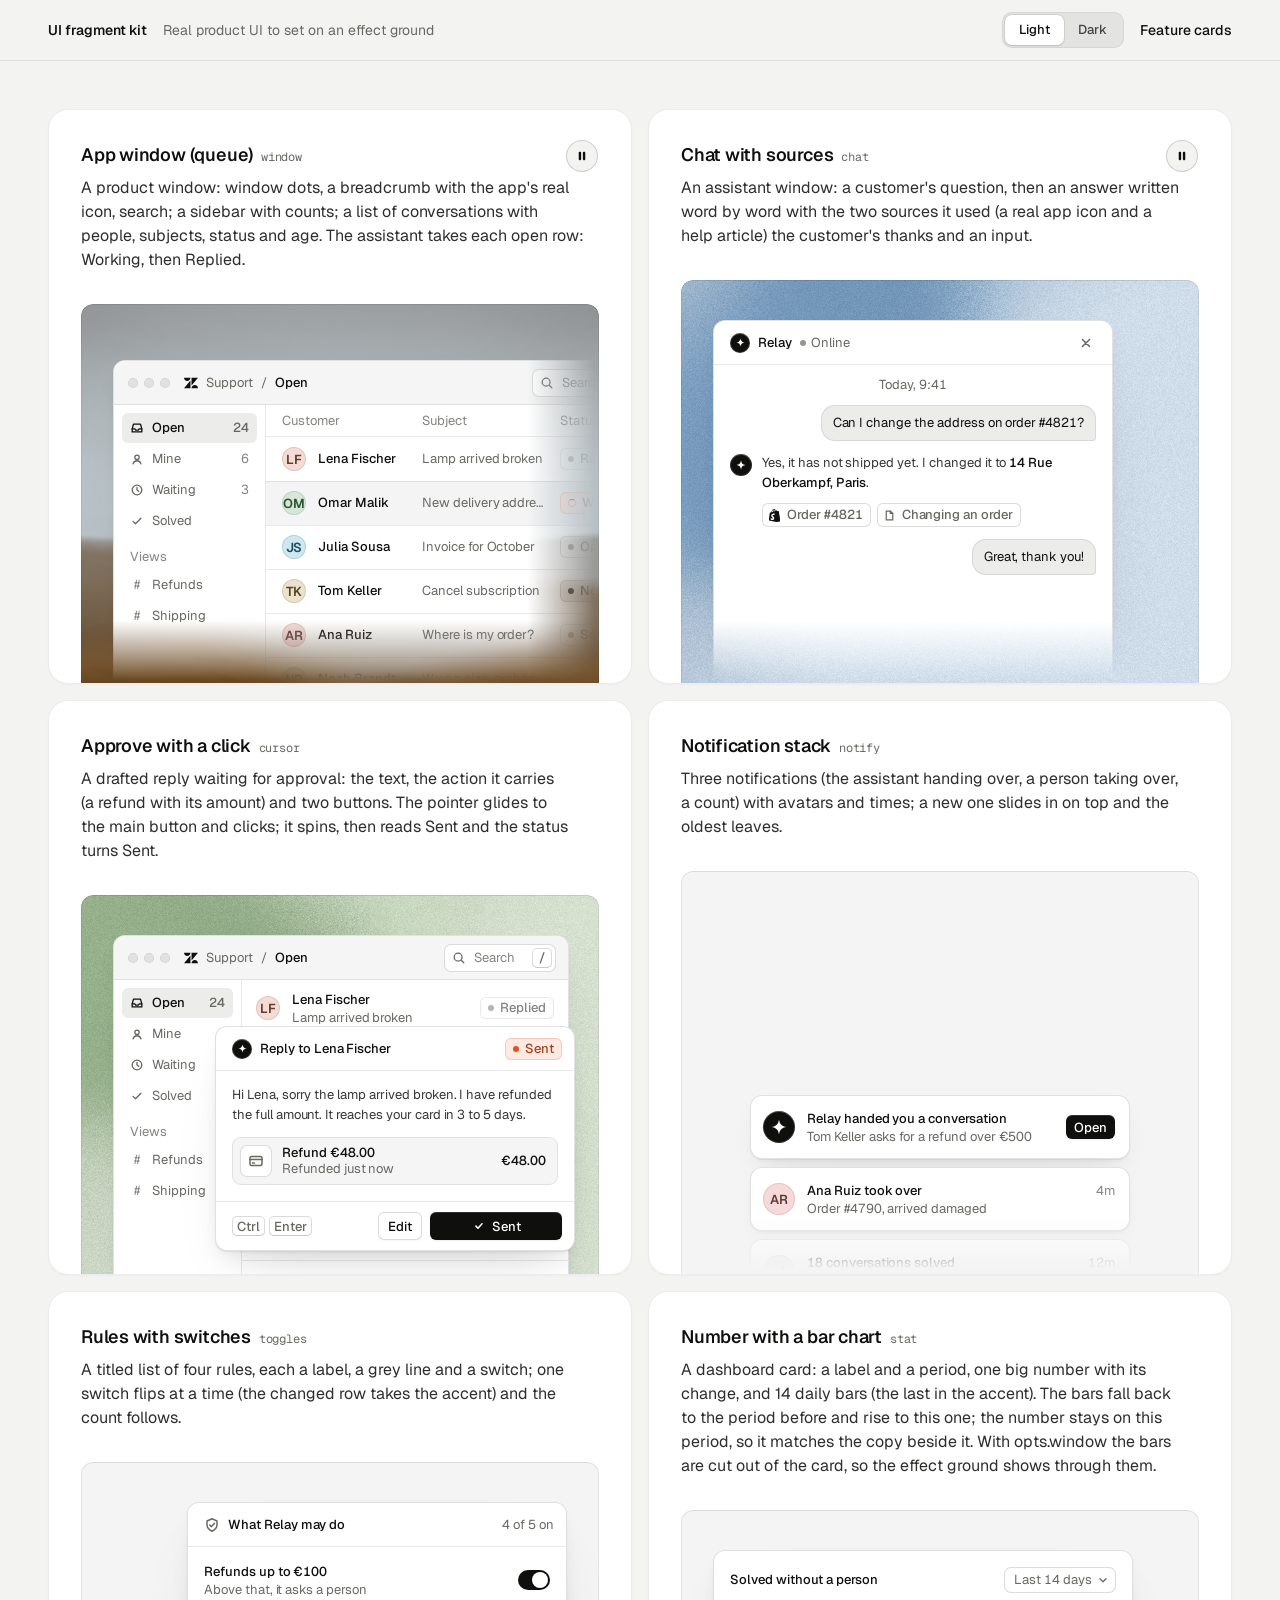
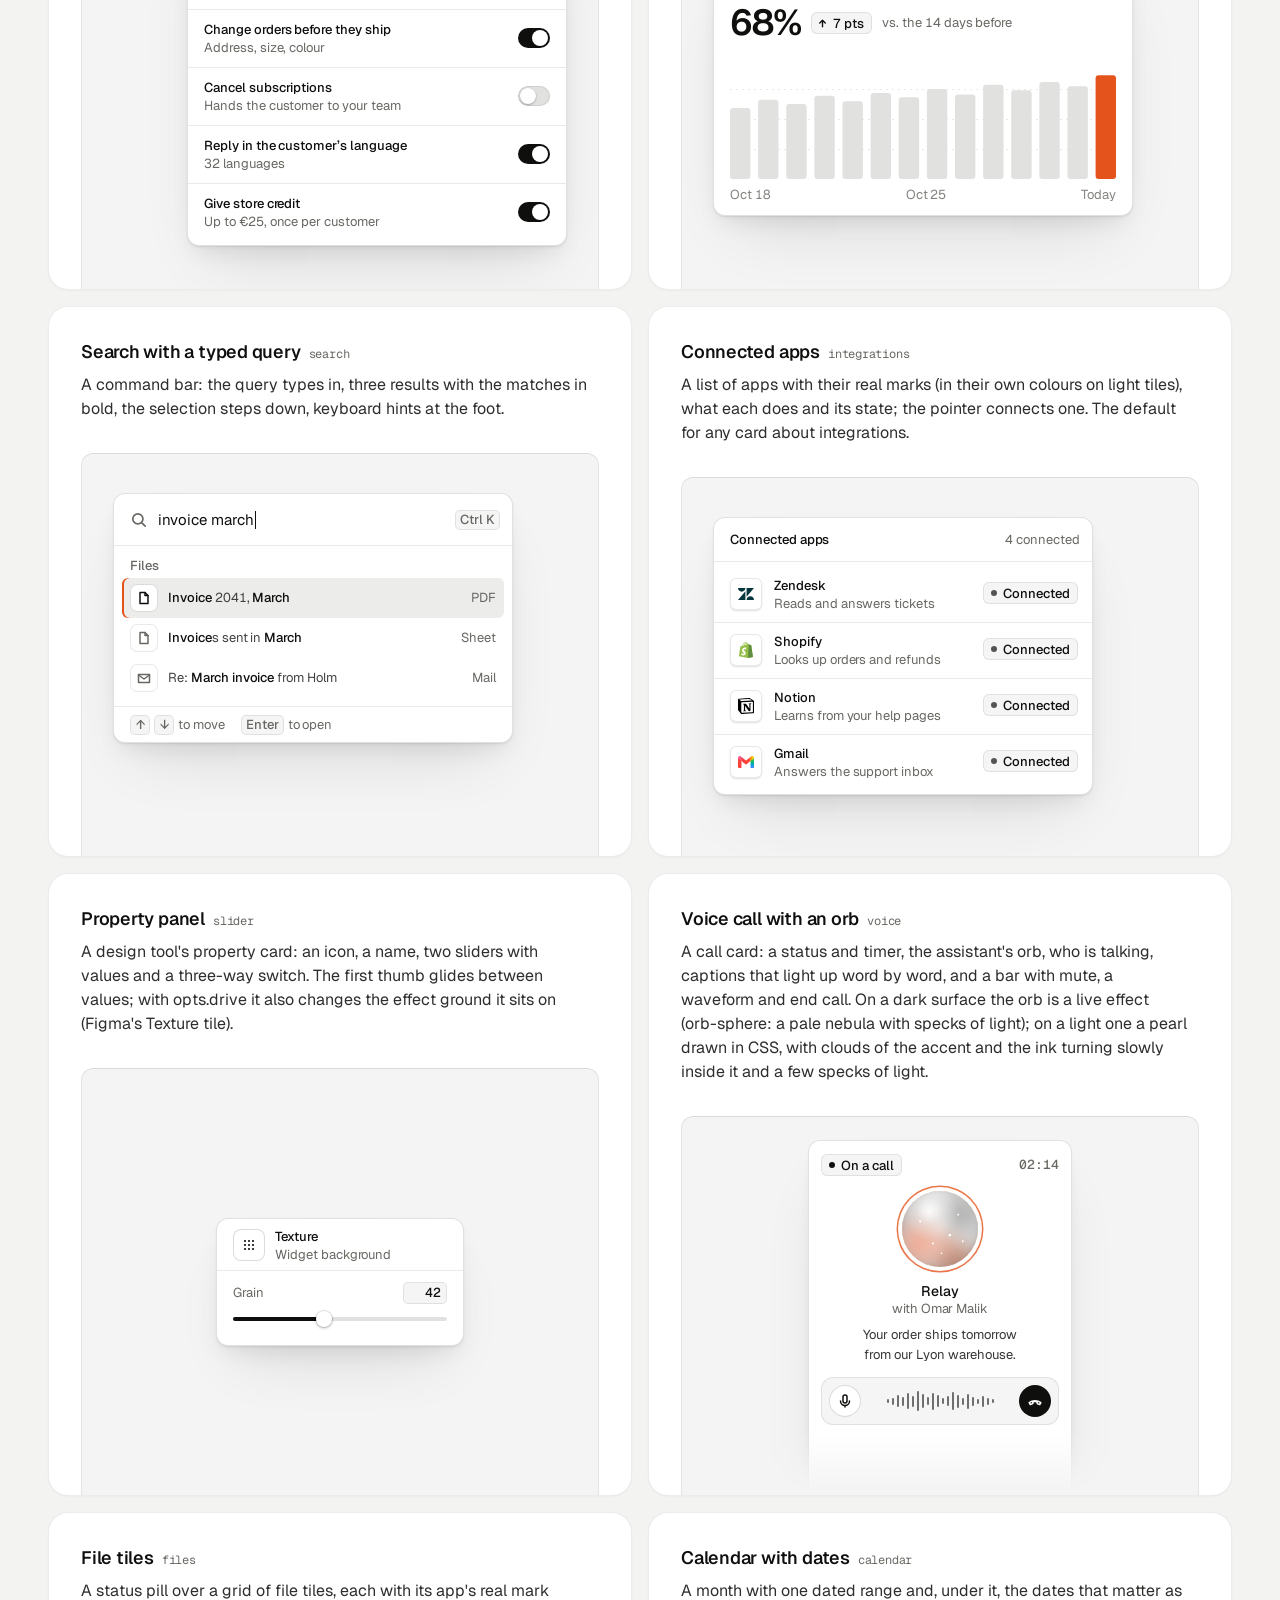
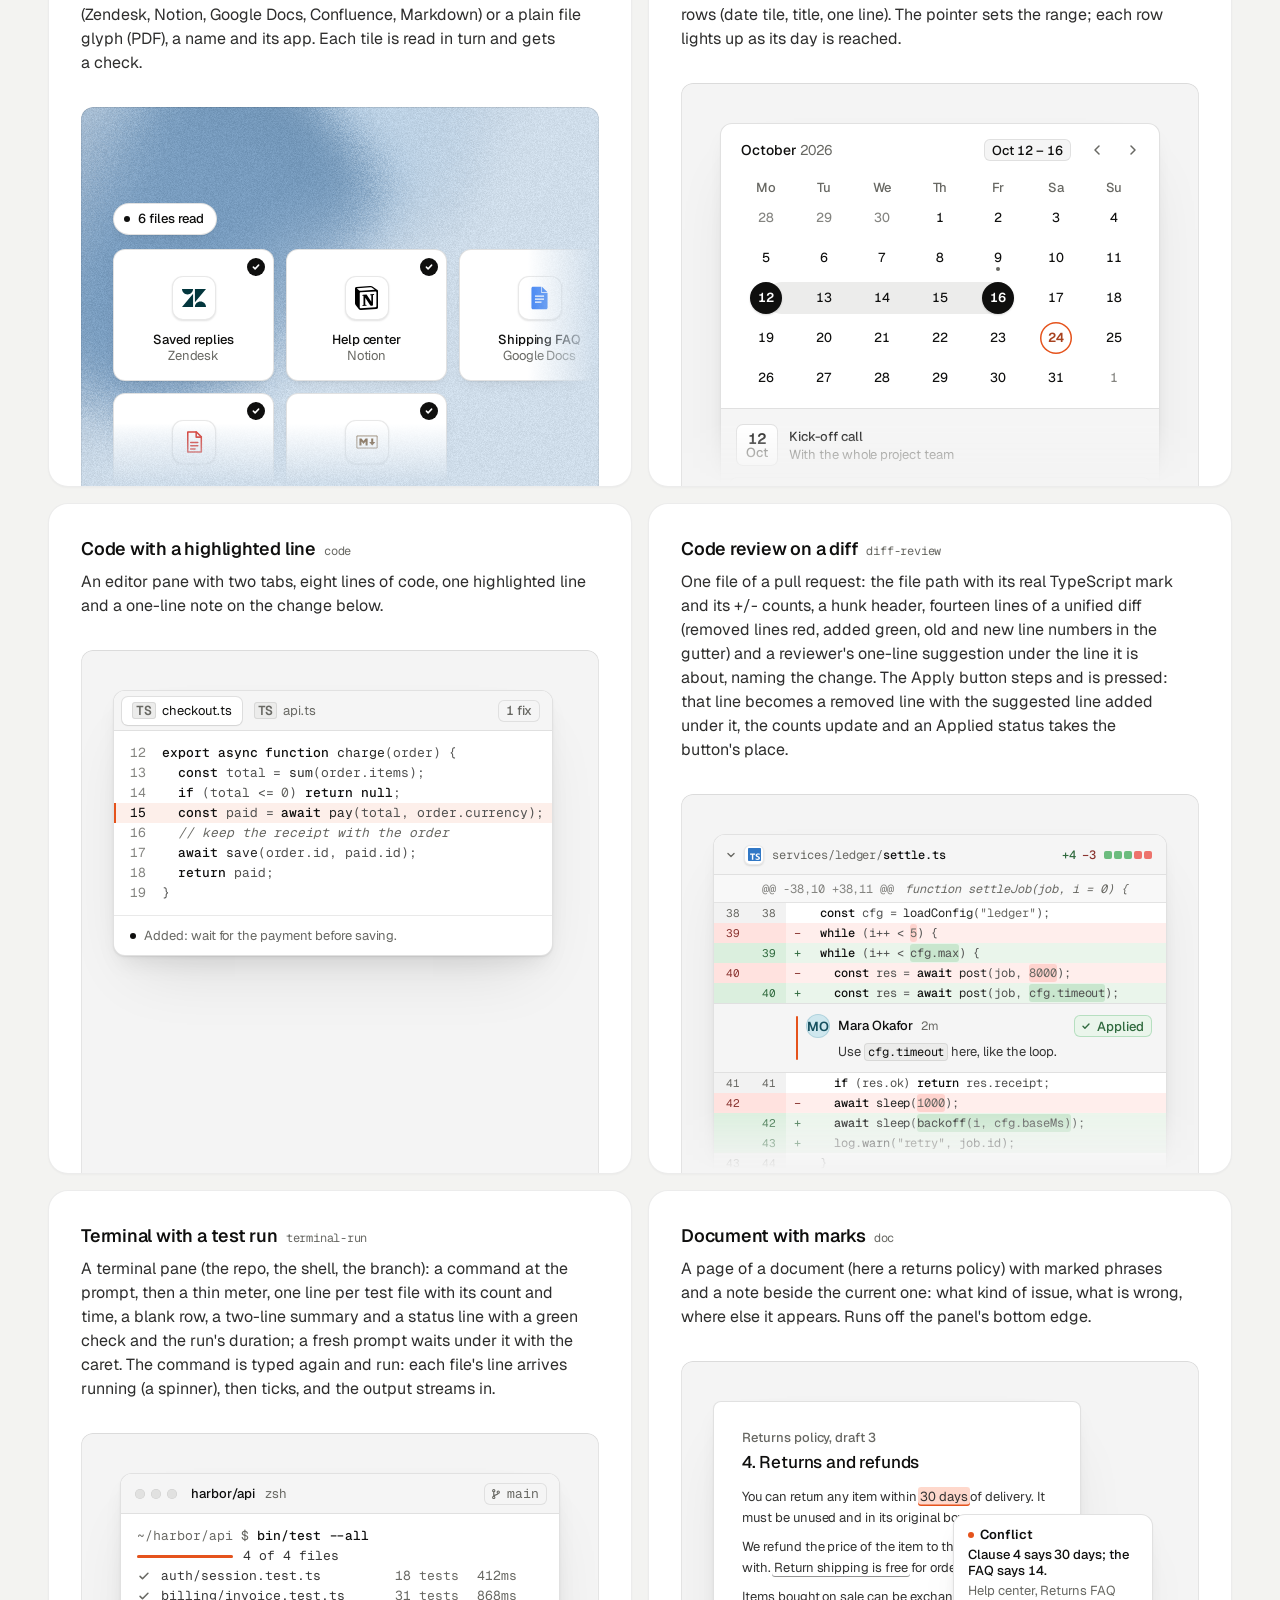
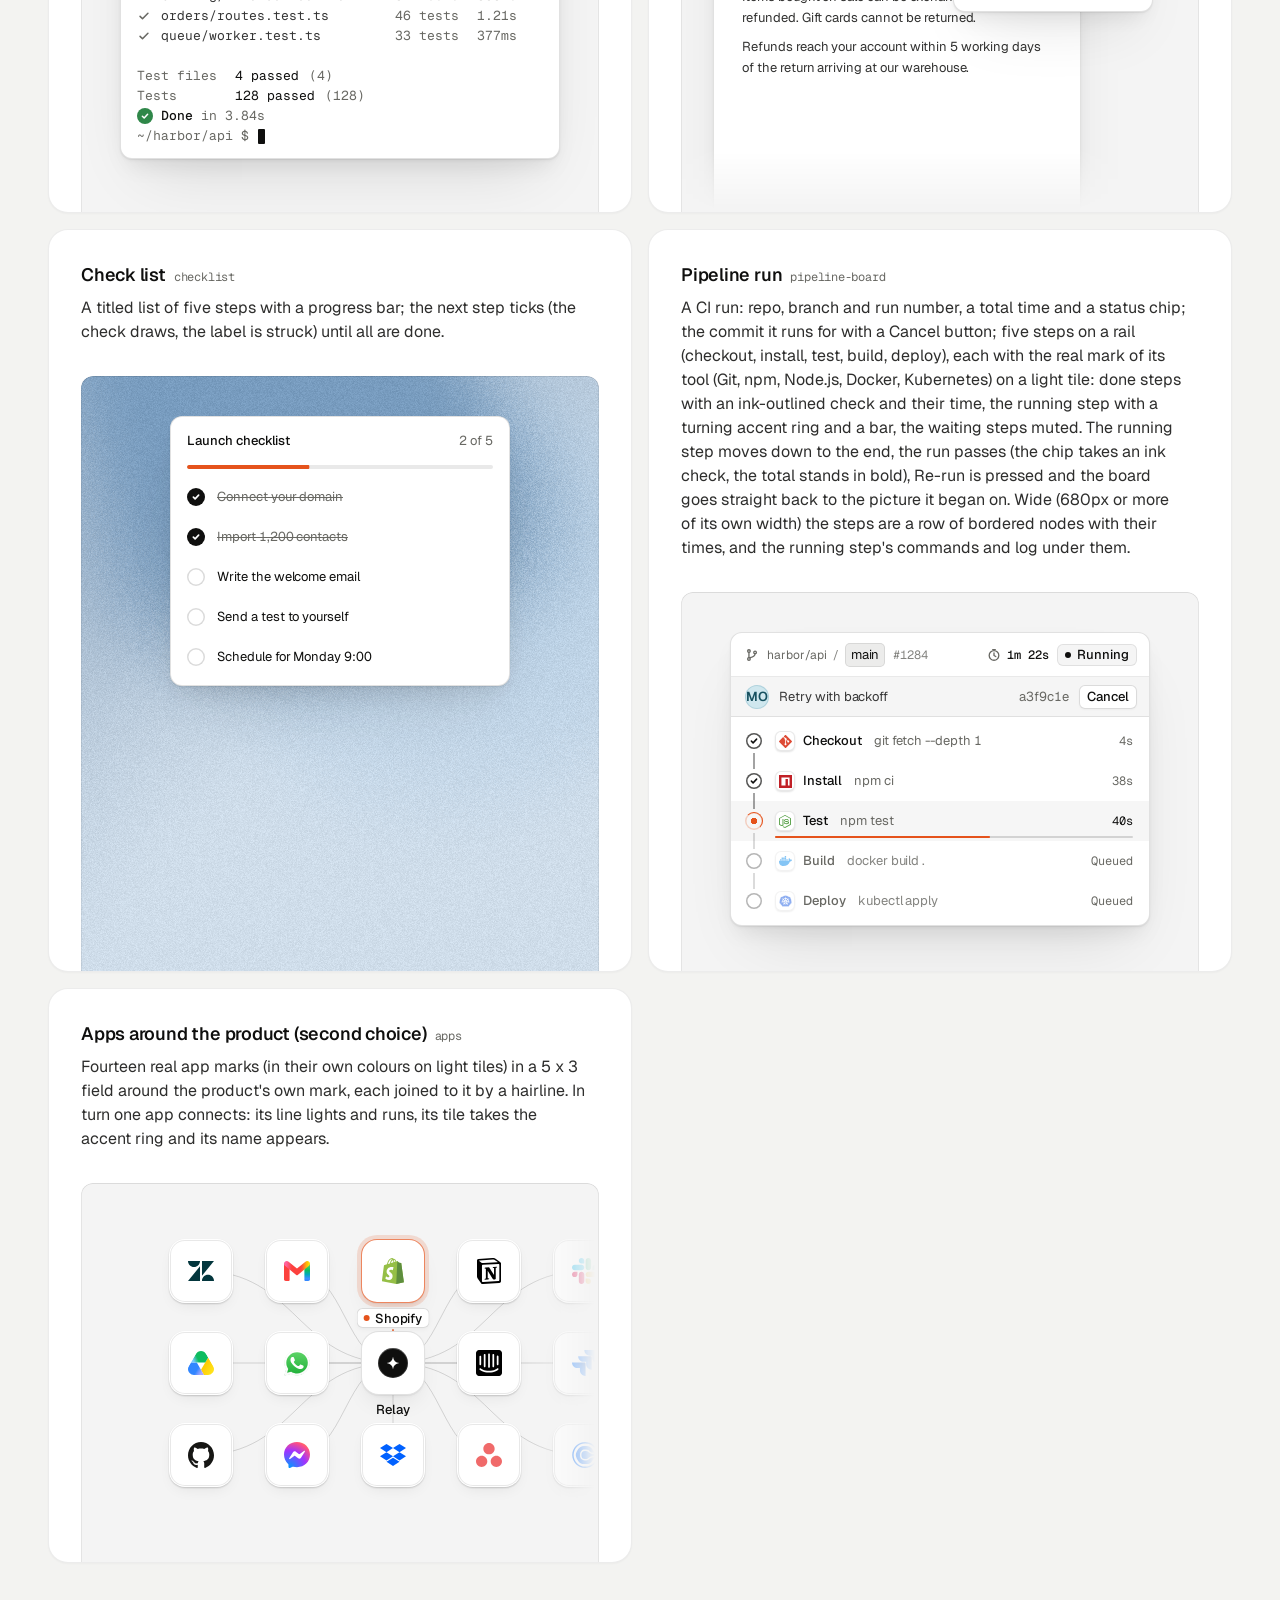
<file: assets/ui/index.html>
<!doctype html>
<html lang="en" data-theme="light">
<head>
<script>window.__tpGlMax = 16;   /* a gallery shows many live effects at once; a page of a site keeps the default 4 (fx.js) */</script>
<meta charset="utf-8">
<meta name="viewport" content="width=device-width, initial-scale=1">
<title>UI fragment kit</title>
<meta name="description" content="Nineteen pieces of real product UI from the taste-skill kit, each on an effect ground in a feature card.">
<link rel="preconnect" href="https://fonts.googleapis.com">
<link rel="preconnect" href="https://fonts.gstatic.com" crossorigin>
<link href="https://fonts.googleapis.com/css2?family=Geist:wght@300..700&family=Geist+Mono:wght@400;500&display=swap" rel="stylesheet">
<link rel="stylesheet" href="base.css">
<link rel="stylesheet" href="cards.css">
<style>
  :root { --font-text: "Geist", system-ui, sans-serif; --font-display: "Geist", system-ui, sans-serif; --font-mono: "Geist Mono", ui-monospace, monospace; }
  [data-theme="light"] { --bg: #f3f3f1; --card: #ffffff; --ink: #0f0f0e; --muted: #686863; --accent: #e5531c; --accent-ink: #ffffff; --g-bg: #e9e8e4; --g-surface: #f6f5f2; --frag: #ffffff; --warm: #c9a679; }
  [data-theme="dark"] { --bg: #070708; --card: #151517; --ink: #f2f2ef; --muted: #8f9094; --accent: #ff7a3c; --accent-ink: #120c08; --g-bg: #0e0e10; --g-surface: #1b1c1f; --frag: #1c1d20; --warm: #9c9689; }
  * { box-sizing: border-box; }
  html, body { margin: 0; }
  body { font-family: var(--font-text); background: var(--bg); color: var(--ink); -webkit-font-smoothing: antialiased; }
  .panel { --fx-bg: var(--g-bg); --fx-surface: var(--g-surface); --fx-ink: var(--ink); --fx-muted: var(--muted); --fx-accent: var(--hue, var(--warm)); --fx-accent-ink: var(--accent-ink); --calm: var(--g-bg); --p-h: 380px; }
  .top { position: sticky; top: 0; z-index: 20; background: color-mix(in oklab, var(--bg) 86%, transparent); backdrop-filter: blur(14px); -webkit-backdrop-filter: blur(14px); border-bottom: 1px solid color-mix(in oklab, var(--ink) 8%, transparent); }
  .top__in { max-width: 1232px; margin: 0 auto; padding: 0 24px; height: 60px; display: flex; align-items: center; gap: 16px; font-size: 14px; line-height: 20px; }
  .top__in strong { font-weight: 560; }
  .top__in > span { color: var(--muted); }
  .sp { flex: 1; }
  .seg { display: inline-flex; padding: 3px; border-radius: 10px; background: color-mix(in oklab, var(--ink) 6%, var(--bg)); box-shadow: inset 0 0 0 1px color-mix(in oklab, var(--ink) 6%, transparent); }
  .seg button { font: inherit; font-size: 13px; font-weight: 500; border: 0; background: none; color: color-mix(in oklab, var(--ink) 72%, var(--bg)); height: 30px; padding: 0 14px; border-radius: 7px; cursor: pointer; }
  .seg button[aria-pressed="true"] { background: var(--card); color: var(--ink); box-shadow: 0 0 0 1px color-mix(in oklab, var(--ink) 8%, transparent), 0 1px 2px rgb(0 0 0 / .1); }
  .top__in a { color: var(--ink); text-decoration: none; font-weight: 500; }
  main { max-width: 1232px; margin: 0 auto; padding: 48px 24px 96px; }
  .grid { display: grid; grid-template-columns: repeat(2, minmax(0, 1fr)); gap: 16px; }
  .card > h3 code { font: 400 12px/16px var(--font-mono); color: var(--muted); margin-left: 8px; }
  @media (max-width: 860px) { .grid { grid-template-columns: minmax(0, 1fr); } }
  @media (max-width: 600px) { main { padding: 24px 16px 64px; } .top__in { padding: 0 16px; } .top__in > span { display: none; } .panel { --p-h: 340px; } }
</style>
</head>
<body>
<header class="top">
  <div class="top__in">
    <strong>UI fragment kit</strong><span>Real product UI to set on an effect ground</span>
    <span class="sp"></span>
    <div class="seg" role="group" aria-label="Theme"><button type="button" data-mode="light" aria-pressed="true">Light</button><button type="button" data-mode="dark" aria-pressed="false">Dark</button></div>
    <a href="cards.html">Feature cards</a>
  </div>
</header>
<main><div class="grid" id="grid"></div></main>

<script type="module">
  import fx from '../effects/fx.js';
  import ui from './ui.js';
  const index = await fetch('index.json').then(r => r.json());
  // where each one sits, as its meta.json says: anchored at a corner or rising from the bottom and cut by
  // the panel's edge, or whole with 24px or more of ground round it; a fade only where an edge cuts it.
  // Only the compact slider sits in the calm middle (Figma's Texture tile); the cursor dialog is shown
  // where it belongs, over the lower-right edge of a window. [class, fade, style, opts]
  const PLACE = {
    window: ['at-corner', 'stage--fade-br', '--ay:56px'],
    chat: ['at-rise to-edge', 'stage--fade-b'],
    cursor: ['at-over', '', '--bx:24px;--by:24px'],
    notify: ['at-rise fit', 'stage--fade-b', '--ay:calc(100% - 180px);--ay-sm:calc(100% - 180px);--fit-max:380px'],
    toggles: ['at-right', ''],
    stat: ['at-corner', ''],
    search: ['at-corner', ''],
    integrations: ['at-corner', ''],
    slider: ['at-center', '', '', '{"compact":true,"drive":{"param":"grain","min":0.15,"max":0.95}}'],
    voice: ['at-rise to-edge fit', 'stage--fade-b', '--ax:max(24px, 50% - 132px);--ay:24px;--fit-max:264px'],
    files: ['at-corner wide', 'stage--fade-br', '--w:680px;--ay:96px'],
    calendar: ['at-rise fit', 'stage--fade-b', '--fit-max:440px'],
    code: ['at-corner', ''],
    'diff-review': ['at-corner fit', 'stage--fade-b', '--fit-max:480px'],
    'terminal-run': ['at-rise fit', '', '--fit-max:440px'],
    'pipeline-board': ['at-rise fit', '', '--fit-max:420px'],
    doc: ['at-corner to-edge', 'stage--fade-b'],
    checklist: ['at-rise fit', '', '--fit-max:340px'],
    apps: ['at-corner wide', 'stage--fade-br', '--w:560px;--ay:48px'],
  };
  // grounds behind UI are soft lit fields (never a line or dot pattern), on both themes: the bright
  // picture behind dark UI on the dark page, a clear step darker than white UI on the light page
  // the painting stays abstract (a mist over warm sand, level, fully soft) and shows once on the page
  const PAINT = ['painterly-landscape', { blur: 1, brush: 0.35, slope: 0, hillY: 0.3, horizon: 0.62, calm: 0.2, calmX: 0.6, calmY: 0.8, drift: 0, side: 1 }, '{"bg":"#a3b0b6","accent":"#c49a6c"}'];
  const GRAIN = ['grain-gradient', { speed: 0, grainMotion: 0, calm: 0.2, calmX: 0.5, calmY: 0.6, tint: 0.6, contrast: 0.6 }, '{"bg":"#d9ccb7","surface":"#e9e0d2","ink":"#2a2622","muted":"#6f675c","accent":"#a8794a"}'];
  const SKY = [GRAIN[0], GRAIN[1], '{"bg":"#c6d3df","surface":"#d6e0e9","ink":"#25303a","muted":"#5d6873","accent":"#3f6a92"}'];
  const SAGE = [GRAIN[0], GRAIN[1], '{"bg":"#cdd6c6","surface":"#dce3d6","ink":"#262d24","muted":"#5f6a5a","accent":"#6c8e63"}'];
  const GROUND = (m, i) => (m.name === 'slider' ? GRAIN : i === 0 ? PAINT : [GRAIN, SKY, SAGE][i % 3]);
  const q = new URLSearchParams(location.search);
  const grid = document.getElementById('grid');
  grid.innerHTML = index.fragments.map((m, i) => {
    const [at, fade, extra = '', opts = ''] = PLACE[m.name] || ['at-corner', 'stage--fade-br'];
    const [id, params, pal] = GROUND(m, i);
    const w = at === 'at-center' ? '' : ` style="--ax:32px;--ay:40px;${extra}"`;
    const o = opts ? ` data-ui-opts='${opts}'` : '';
    // the cursor is a dialog over a window's edge: the window under it holds still
    const under = m.name === 'cursor' ? `<div class="at-corner" style="--ax:32px;--ay:40px" data-ui-load="window" data-ui-opts='{"compact":true}' data-ui-still></div>` : '';
    return `<article class="card card--row"><h3>${m.title}<code>${m.name}</code></h3><p>${m.shows}</p>
      <div class="panel" data-fx="${id}" data-fx-seed="${(i + 1) * 17}" data-fx-params='${JSON.stringify(params)}' data-fx-palette='${pal}' style="--calm-k:0%">
        <div class="stage ${fade}">${under}<div class="${at}"${w}${o} data-ui-load="${m.name}"></div></div></div></article>`;
  }).join('');
  function setMode(mode) {
    document.documentElement.dataset.theme = mode;
    document.querySelectorAll('.seg button').forEach(b => b.setAttribute('aria-pressed', String(b.dataset.mode === mode)));
  }
  setMode(q.get('mode') === 'dark' ? 'dark' : 'light');
  if (q.has('t')) fx.setClock(+q.get('t'));
  // each ground is drawn once near the screen and kept as a picture (its WebGL context freed), so nineteen
  // panels need one or two contexts, not nineteen
  await Promise.all([ui.loadAll(grid), ui.grounds(grid, fx)]);
  document.documentElement.dataset.ready = '1';
  document.querySelectorAll('.seg button').forEach(b => b.addEventListener('click', async () => {
    setMode(b.dataset.mode);
    for (const el of grid.querySelectorAll('[data-ui]')) el.__ui?.repaint?.();
    await ui.grounds(grid, fx);
  }));
</script>
</body>
</html>
</file>
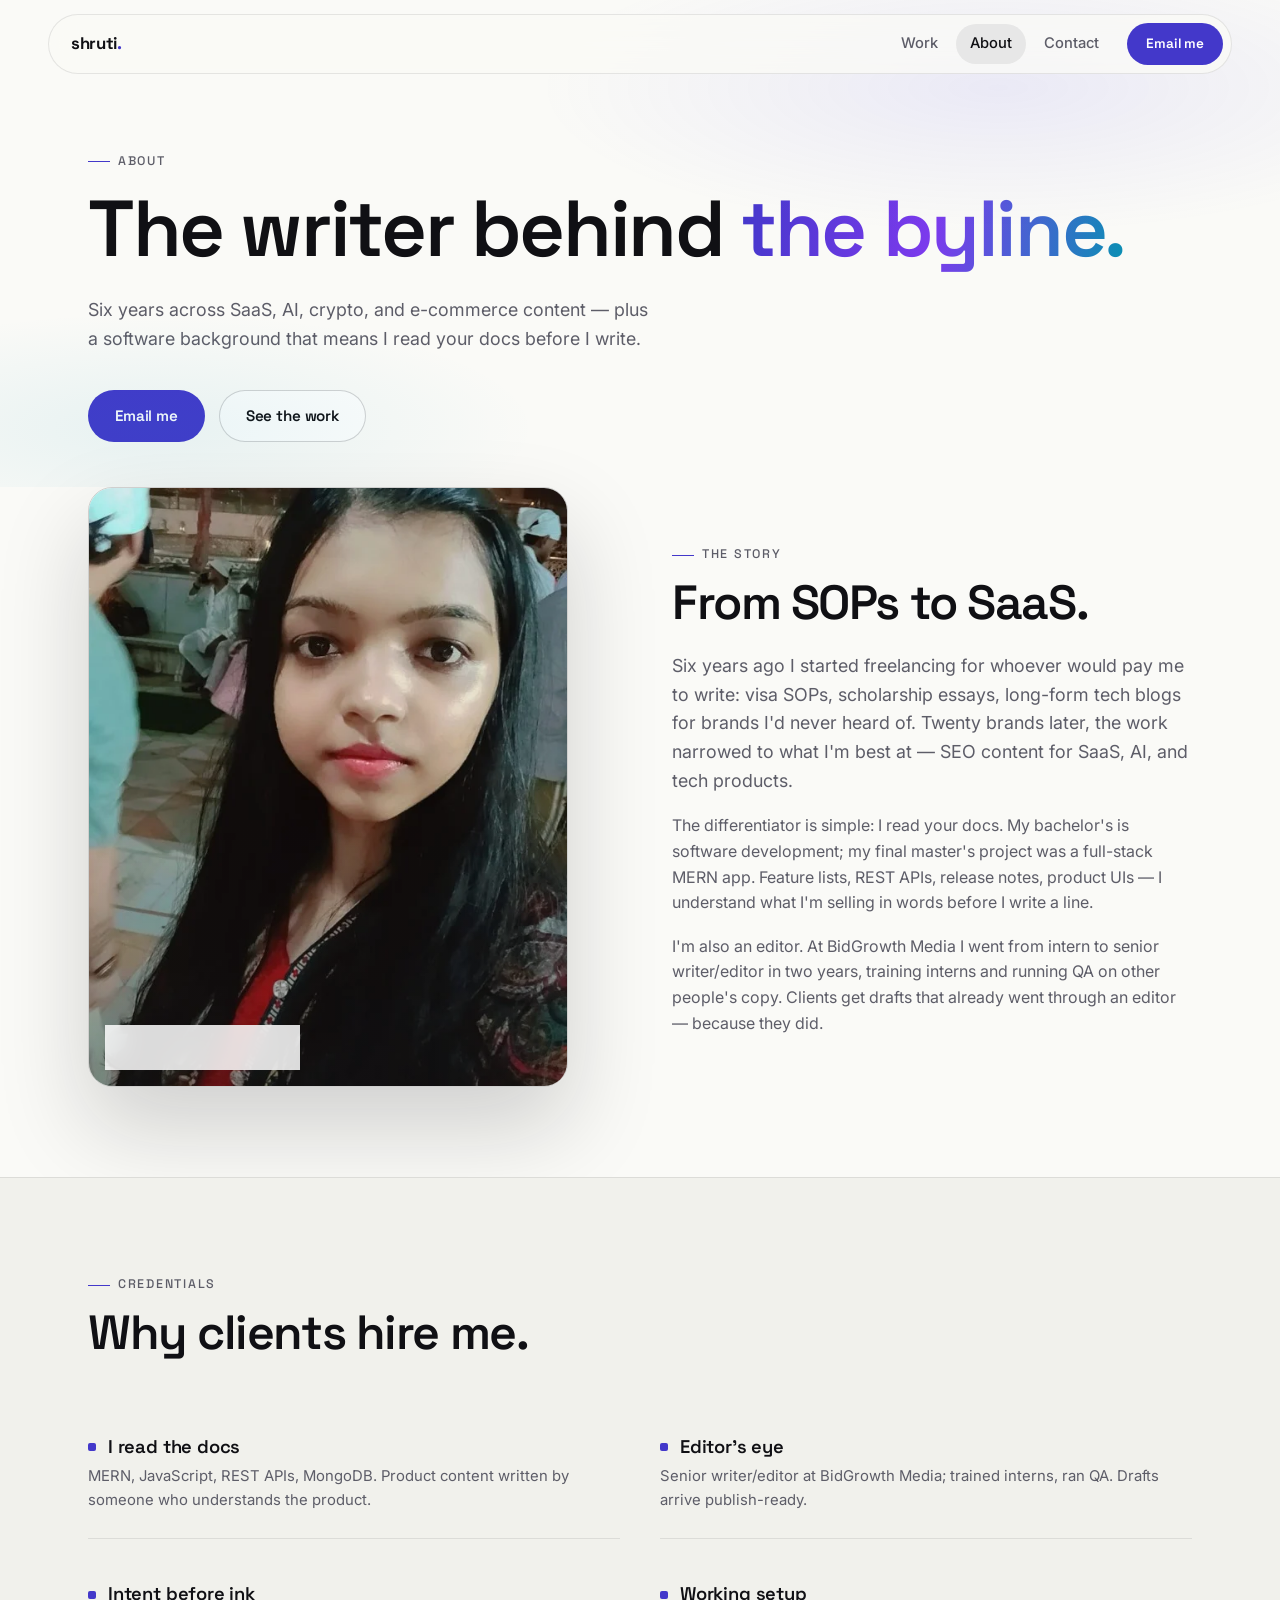
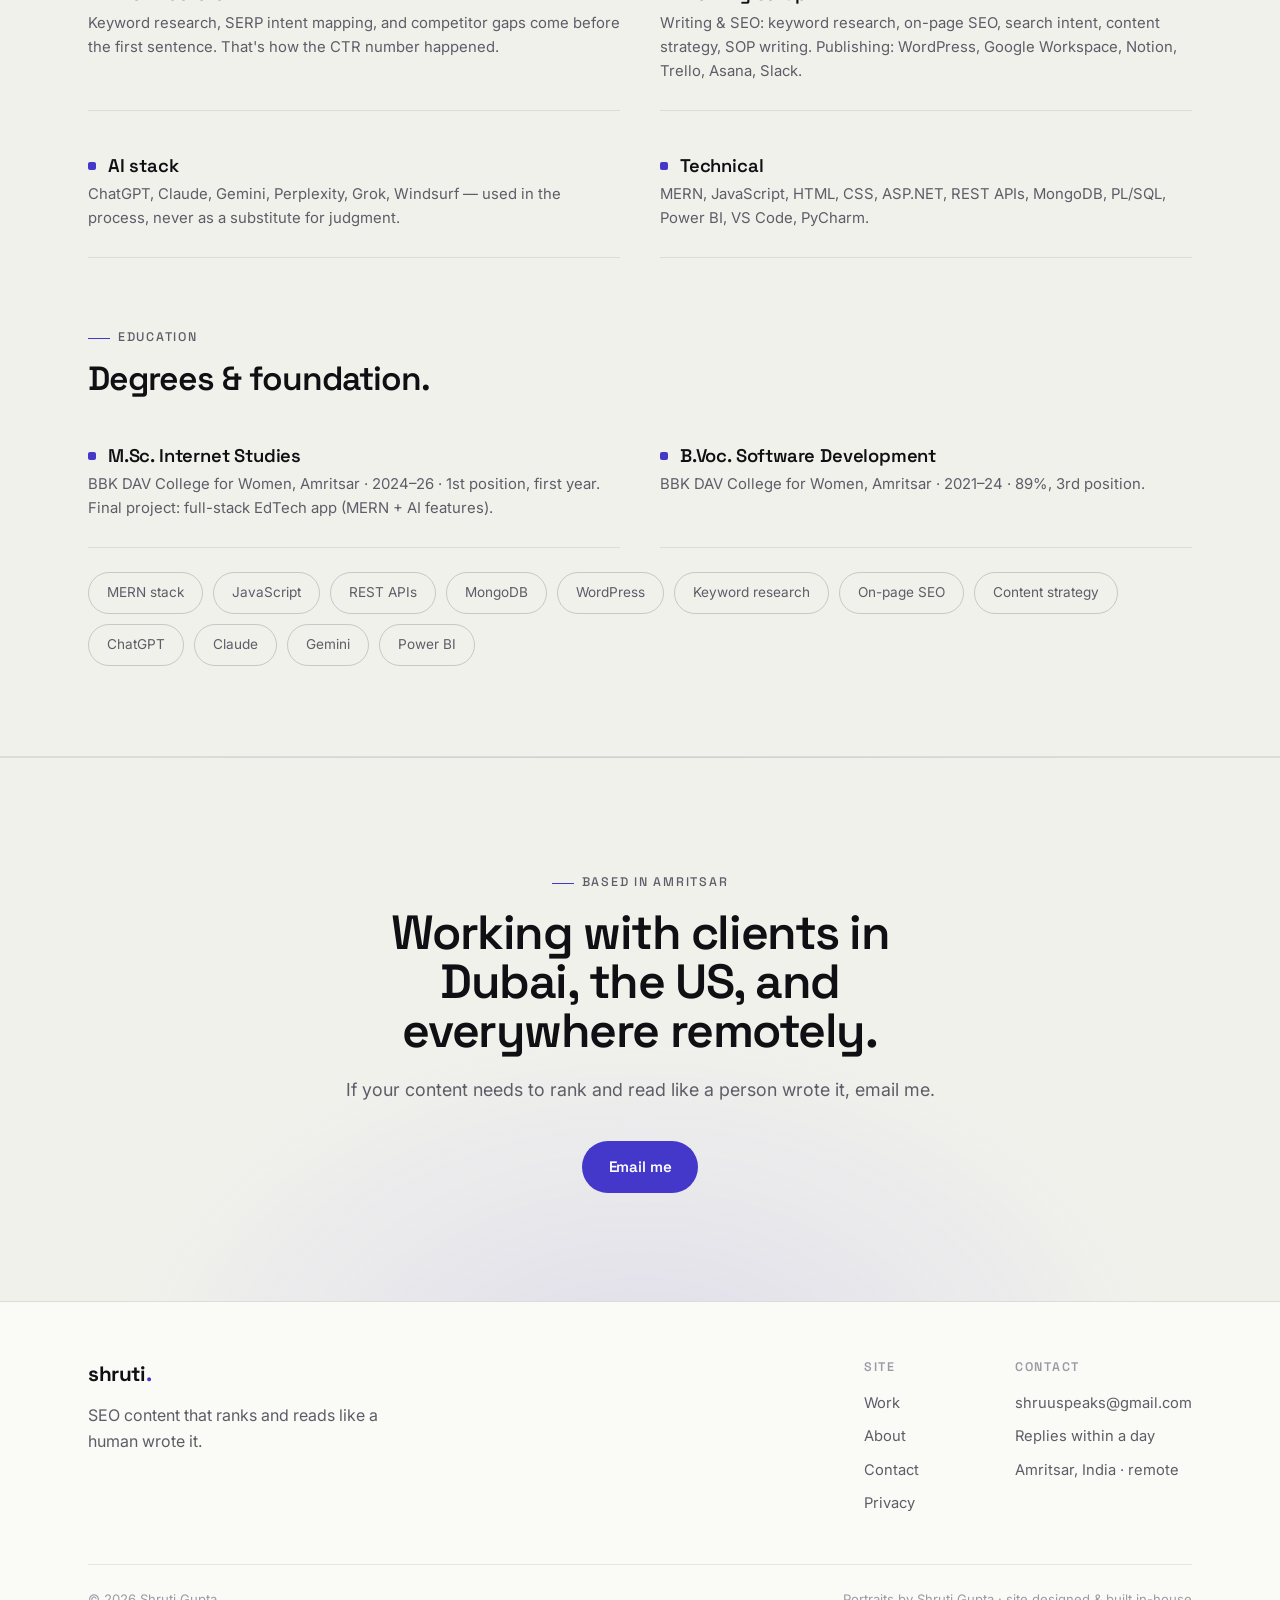
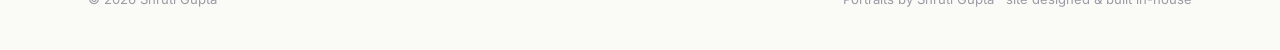
<file: about.html>
<!doctype html>
<html lang="en">
<head>
<meta charset="utf-8">
<meta name="viewport" content="width=device-width, initial-scale=1, viewport-fit=cover">
<title>About — Shruti Gupta, SEO Content Writer</title>
<meta name="description" content="Six years across SaaS, AI, crypto, and e-commerce content — plus a software background that means she reads your docs before she writes.">
<link rel="icon" href="favicon.svg" type="image/svg+xml">
<link rel="icon" href="assets/img/favicon-32-32.webp" type="image/webp" sizes="32x32">
<link rel="apple-touch-icon" href="assets/img/favicon-180-180.webp">
<meta property="og:type" content="website">
<meta property="og:title" content="About — Shruti Gupta, SEO Content Writer">
<meta property="og:description" content="Six years across SaaS, AI, crypto, and e-commerce — a writer who reads your docs before she writes.">
<meta property="og:image" content="assets/img/og-card-1200.jpg">
<meta name="twitter:card" content="summary_large_image">
<link rel="preconnect" href="https://fonts.googleapis.com">
<link rel="preconnect" href="https://fonts.gstatic.com" crossorigin>
<link href="https://fonts.googleapis.com/css2?family=Inter:wght@400;500;600&family=Space+Grotesk:wght@500;600;700&display=swap" rel="stylesheet">
<link rel="stylesheet" href="assets/site.css">
</head>
<body>

<header class="nav">
  <div class="nav__pill">
    <a class="nav__logo" href="index.html">shruti<em>.</em></a>
    <nav class="nav__links" aria-label="Main">
      <a class="nav__link" href="work.html">Work</a>
      <a class="nav__link" href="about.html" aria-current="page">About</a>
      <a class="nav__link" href="contact.html">Contact</a>
    </nav>
    <a class="btn btn--primary btn--sm nav__cta" href="mailto:shruuspeaks@gmail.com">Email me</a>
    <button class="nav__toggle" type="button" aria-expanded="false" aria-label="Menu">
      <svg width="20" height="20" viewBox="0 0 20 20" fill="none" aria-hidden="true"><path d="M3 6h14M3 14h14" stroke="currentColor" stroke-width="1.8" stroke-linecap="round"/></svg>
    </button>
  </div>
</header>

<div class="mobile-menu" aria-hidden="true">
  <a href="index.html">Home</a>
  <a href="work.html">Work</a>
  <a href="about.html" aria-current="page">About</a>
  <a href="contact.html">Contact</a>
  <a href="mailto:shruuspeaks@gmail.com" style="color:var(--accent)">Email me →</a>
</div>

<main>
  <section class="hero" style="padding-bottom:clamp(32px,5vh,64px)">
    <div class="wrap">
      <span class="eyebrow rv">About</span>
      <h1 class="rv rv-d1" style="margin-top:18px">The writer behind <span class="grad-text">the byline.</span></h1>
      <p class="lead hero__sub rv rv-d2">Six years across SaaS, AI, crypto, and e-commerce content — plus a software background that means I read your docs before I write.</p>
      <div class="hero__ctas rv rv-d3">
        <a class="btn btn--primary" href="mailto:shruuspeaks@gmail.com">Email me</a>
        <a class="btn btn--ghost" href="work.html">See the work</a>
      </div>
    </div>
  </section>

  <section class="section" style="padding-top:0">
    <div class="wrap">
      <div class="split split--flip">
        <div>
          <div class="section__head rv" style="margin-bottom:24px">
            <span class="eyebrow">The story</span>
            <h2>From SOPs to SaaS.</h2>
          </div>
          <p class="lead rv" style="margin-bottom:18px">Six years ago I started freelancing for whoever would pay me to write: visa SOPs, scholarship essays, long-form tech blogs for brands I'd never heard of. Twenty brands later, the work narrowed to what I'm best at — SEO content for SaaS, AI, and tech products.</p>
          <p class="muted rv" style="margin-bottom:18px">The differentiator is simple: I read your docs. My bachelor's is software development; my final master's project was a full-stack MERN app. Feature lists, REST APIs, release notes, product UIs — I understand what I'm selling in words before I write a line.</p>
          <p class="muted rv">I'm also an editor. At BidGrowth Media I went from intern to senior writer/editor in two years, training interns and running QA on other people's copy. Clients get drafts that already went through an editor — because they did.</p>
        </div>
        <div class="portrait-card rv" style="max-width:480px">
          <img src="assets/img/photo-about.webp" alt="Shruti Gupta" loading="lazy">
          <span class="portrait-card__tag">Shruti Gupta <em>· Amritsar</em></span>
        </div>
      </div>
    </div>
  </section>

  <section class="section section--alt">
    <div class="wrap">
      <div class="section__head rv">
        <span class="eyebrow">Credentials</span>
        <h2>Why clients hire me.</h2>
      </div>
      <div class="cred-grid">
        <div class="cred-item rv"><h3>I read the docs</h3><p>MERN, JavaScript, REST APIs, MongoDB. Product content written by someone who understands the product.</p></div>
        <div class="cred-item rv rv-d1"><h3>Editor's eye</h3><p>Senior writer/editor at BidGrowth Media; trained interns, ran QA. Drafts arrive publish-ready.</p></div>
        <div class="cred-item rv"><h3>Intent before ink</h3><p>Keyword research, SERP intent mapping, and competitor gaps come before the first sentence. That's how the CTR number happened.</p></div>
        <div class="cred-item rv rv-d1"><h3>Working setup</h3><p>Writing &amp; SEO: keyword research, on-page SEO, search intent, content strategy, SOP writing. Publishing: WordPress, Google Workspace, Notion, Trello, Asana, Slack.</p></div>
        <div class="cred-item rv"><h3>AI stack</h3><p>ChatGPT, Claude, Gemini, Perplexity, Grok, Windsurf — used in the process, never as a substitute for judgment.</p></div>
        <div class="cred-item rv rv-d1"><h3>Technical</h3><p>MERN, JavaScript, HTML, CSS, ASP.NET, REST APIs, MongoDB, PL/SQL, Power BI, VS Code, PyCharm.</p></div>
      </div>

      <div style="margin-top:clamp(48px,7vh,80px)" class="rv">
        <div class="section__head" style="margin-bottom:24px">
          <span class="eyebrow">Education</span>
          <h2 style="font-size:clamp(1.5rem,3vw,2.1rem)">Degrees &amp; foundation.</h2>
        </div>
        <div class="cred-grid">
          <div class="cred-item"><h3>M.Sc. Internet Studies</h3><p>BBK DAV College for Women, Amritsar · 2024–26 · 1st position, first year. Final project: full-stack EdTech app (MERN + AI features).</p></div>
          <div class="cred-item"><h3>B.Voc. Software Development</h3><p>BBK DAV College for Women, Amritsar · 2021–24 · 89%, 3rd position.</p></div>
        </div>
        <div class="chip-row">
          <span class="chip">MERN stack</span><span class="chip">JavaScript</span><span class="chip">REST APIs</span><span class="chip">MongoDB</span><span class="chip">WordPress</span><span class="chip">Keyword research</span><span class="chip">On-page SEO</span><span class="chip">Content strategy</span><span class="chip">ChatGPT</span><span class="chip">Claude</span><span class="chip">Gemini</span><span class="chip">Power BI</span>
        </div>
      </div>
    </div>
  </section>

  <section class="cta">
    <div class="wrap">
      <span class="eyebrow rv" style="justify-content:center">Based in Amritsar</span>
      <h2 class="rv rv-d1">Working with clients in Dubai, the US, and everywhere remotely.</h2>
      <p class="lead rv rv-d2">If your content needs to rank and read like a person wrote it, email me.</p>
      <div class="btn-row rv rv-d3"><a class="btn btn--primary" href="mailto:shruuspeaks@gmail.com">Email me</a></div>
    </div>
  </section>
</main>

<footer class="footer">
  <div class="wrap">
    <div class="footer__top">
      <div>
        <a class="nav__logo" href="index.html" style="font-size:1.3rem">shruti<em>.</em></a>
        <p class="muted" style="margin-top:12px;max-width:34ch">SEO content that ranks and reads like a human wrote it.</p>
      </div>
      <div class="footer__cols">
        <div>
          <h4>Site</h4>
          <ul>
            <li><a href="work.html">Work</a></li>
            <li><a href="about.html" aria-current="page">About</a></li>
            <li><a href="contact.html">Contact</a></li>
            <li><a href="privacy.html">Privacy</a></li>
          </ul>
        </div>
        <div>
          <h4>Contact</h4>
          <ul>
            <li><a href="mailto:shruuspeaks@gmail.com">shruuspeaks@gmail.com</a></li>
            <li>Replies within a day</li>
            <li>Amritsar, India · remote</li>
          </ul>
        </div>
      </div>
    </div>
    <div class="footer__bottom">
      <span>© 2026 Shruti Gupta</span>
      <span>Portraits by Shruti Gupta · site designed &amp; built in-house</span>
    </div>
  </div>
</footer>

<script src="assets/site.js" defer></script>
</body>
</html>
</file>
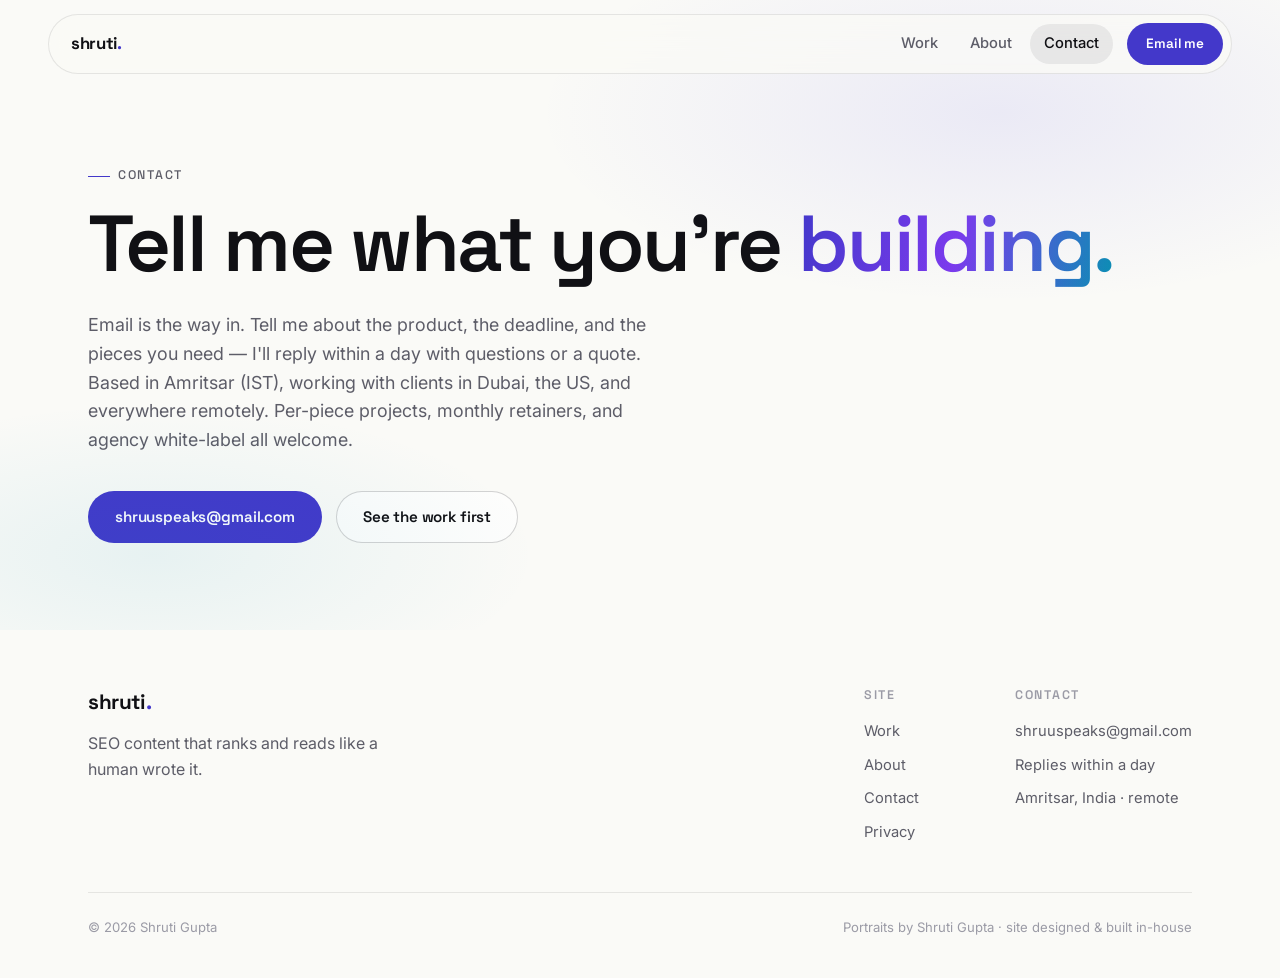
<file: contact.html>
<!doctype html>
<html lang="en">
<head>
<meta charset="utf-8">
<meta name="viewport" content="width=device-width, initial-scale=1, viewport-fit=cover">
<title>Contact — Shruti Gupta, SEO Content Writer</title>
<meta name="description" content="Start a project with Shruti Gupta — SEO content writing, strategy, and editing for SaaS, AI, crypto, and e-commerce. Replies within a day.">
<link rel="icon" href="favicon.svg" type="image/svg+xml">
<link rel="icon" href="assets/img/favicon-32-32.webp" type="image/webp" sizes="32x32">
<link rel="apple-touch-icon" href="assets/img/favicon-180-180.webp">
<meta property="og:type" content="website">
<meta property="og:title" content="Contact — Shruti Gupta, SEO Content Writer">
<meta property="og:description" content="Start a project — SEO content writing, strategy, and editing for SaaS, AI, crypto, and e-commerce.">
<meta property="og:image" content="assets/img/og-card-1200.jpg">
<meta name="twitter:card" content="summary_large_image">
<link rel="preconnect" href="https://fonts.googleapis.com">
<link rel="preconnect" href="https://fonts.gstatic.com" crossorigin>
<link href="https://fonts.googleapis.com/css2?family=Inter:wght@400;500;600&family=Space+Grotesk:wght@500;600;700&display=swap" rel="stylesheet">
<link rel="stylesheet" href="assets/site.css">
</head>
<body>

<header class="nav">
  <div class="nav__pill">
    <a class="nav__logo" href="index.html">shruti<em>.</em></a>
    <nav class="nav__links" aria-label="Main">
      <a class="nav__link" href="work.html">Work</a>
      <a class="nav__link" href="about.html">About</a>
      <a class="nav__link" href="contact.html" aria-current="page">Contact</a>
    </nav>
    <a class="btn btn--primary btn--sm nav__cta" href="mailto:shruuspeaks@gmail.com">Email me</a>
    <button class="nav__toggle" type="button" aria-expanded="false" aria-label="Menu">
      <svg width="20" height="20" viewBox="0 0 20 20" fill="none" aria-hidden="true"><path d="M3 6h14M3 14h14" stroke="currentColor" stroke-width="1.8" stroke-linecap="round"/></svg>
    </button>
  </div>
</header>

<div class="mobile-menu" aria-hidden="true">
  <a href="index.html">Home</a>
  <a href="work.html">Work</a>
  <a href="about.html">About</a>
  <a href="contact.html" aria-current="page">Contact</a>
  <a href="mailto:shruuspeaks@gmail.com" style="color:var(--accent)">Email me →</a>
</div>

<main>
  <section class="hero" style="min-height:70vh;display:flex;align-items:center">
    <div class="wrap" style="width:100%">
      <span class="eyebrow rv">Contact</span>
      <h1 class="rv rv-d1" style="margin-top:18px">Tell me what you're <span class="grad-text">building.</span></h1>
      <p class="lead hero__sub rv rv-d2">Email is the way in. Tell me about the product, the deadline, and the pieces you need — I'll reply within a day with questions or a quote. Based in Amritsar (IST), working with clients in Dubai, the US, and everywhere remotely. Per-piece projects, monthly retainers, and agency white-label all welcome.</p>
      <div class="hero__ctas rv rv-d3">
        <a class="btn btn--primary" href="mailto:shruuspeaks@gmail.com">shruuspeaks@gmail.com</a>
        <a class="btn btn--ghost" href="work.html">See the work first</a>
      </div>
    </div>
  </section>
</main>

<footer class="footer">
  <div class="wrap">
    <div class="footer__top">
      <div>
        <a class="nav__logo" href="index.html" style="font-size:1.3rem">shruti<em>.</em></a>
        <p class="muted" style="margin-top:12px;max-width:34ch">SEO content that ranks and reads like a human wrote it.</p>
      </div>
      <div class="footer__cols">
        <div>
          <h4>Site</h4>
          <ul>
            <li><a href="work.html">Work</a></li>
            <li><a href="about.html">About</a></li>
            <li><a href="contact.html" aria-current="page">Contact</a></li>
            <li><a href="privacy.html">Privacy</a></li>
          </ul>
        </div>
        <div>
          <h4>Contact</h4>
          <ul>
            <li><a href="mailto:shruuspeaks@gmail.com">shruuspeaks@gmail.com</a></li>
            <li>Replies within a day</li>
            <li>Amritsar, India · remote</li>
          </ul>
        </div>
      </div>
    </div>
    <div class="footer__bottom">
      <span>© 2026 Shruti Gupta</span>
      <span>Portraits by Shruti Gupta · site designed &amp; built in-house</span>
    </div>
  </div>
</footer>

<script src="assets/site.js" defer></script>
</body>
</html>
</file>
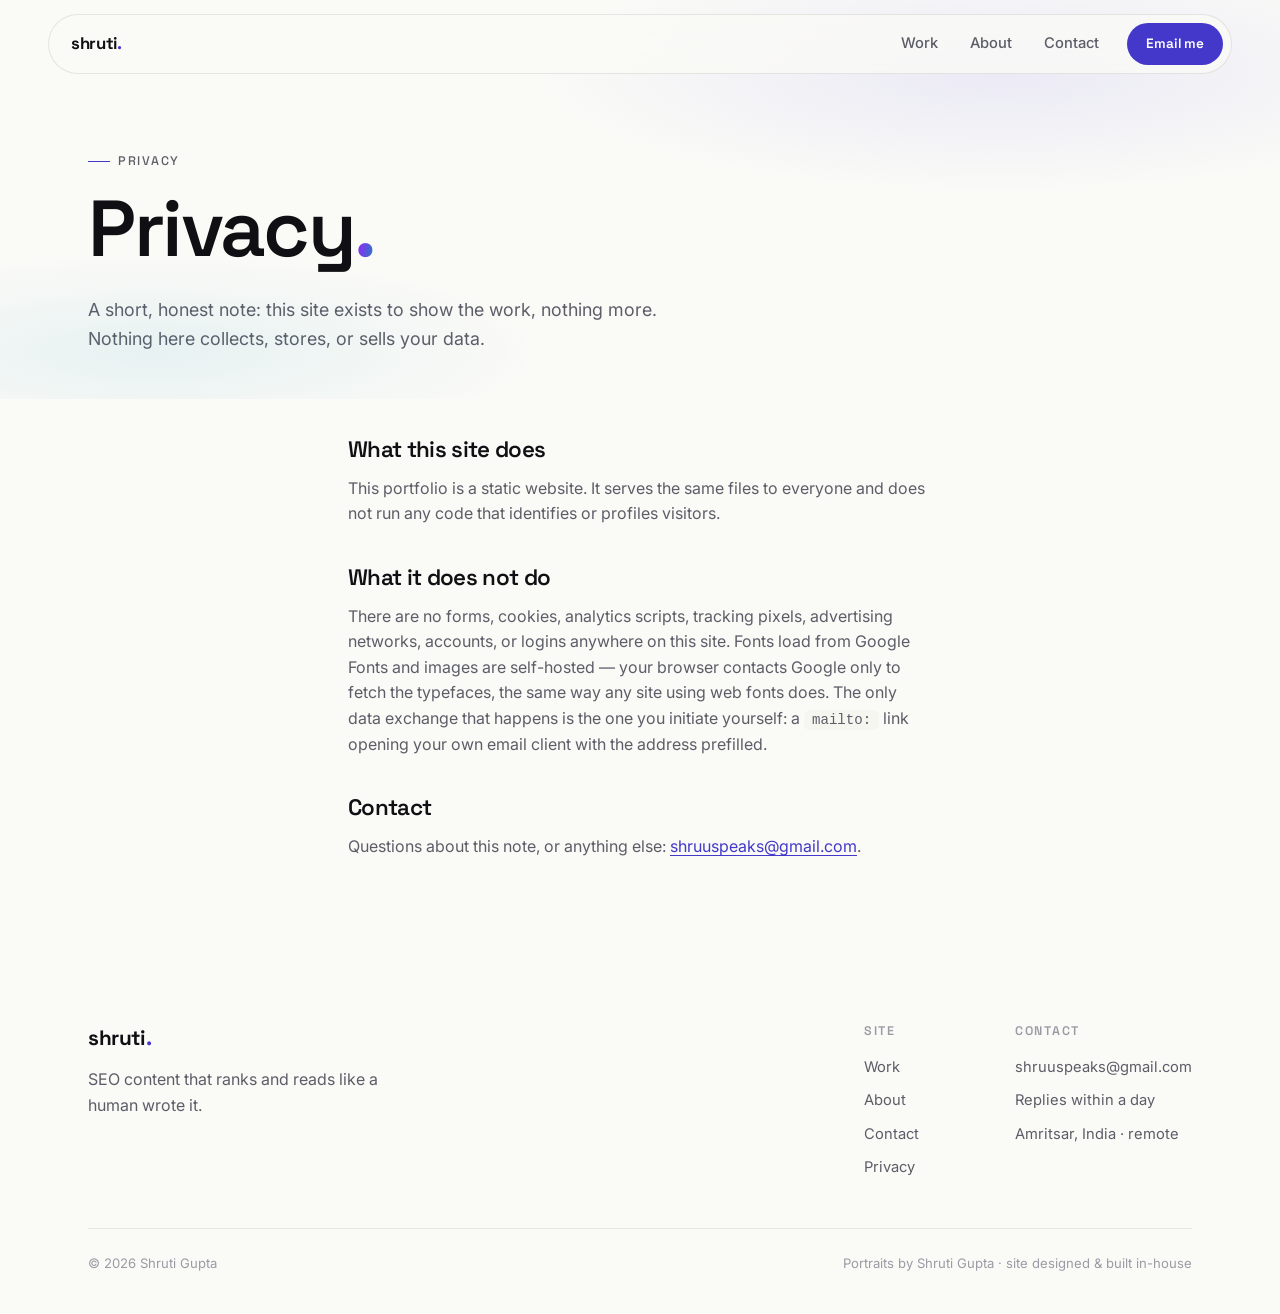
<file: privacy.html>
<!doctype html>
<html lang="en">
<head>
<meta charset="utf-8">
<meta name="viewport" content="width=device-width, initial-scale=1, viewport-fit=cover">
<title>Privacy — Shruti Gupta, SEO Content Writer</title>
<meta name="description" content="Privacy note for this portfolio — no forms, cookies, analytics, or tracking of any kind.">
<link rel="icon" href="favicon.svg" type="image/svg+xml">
<link rel="icon" href="assets/img/favicon-32-32.webp" type="image/webp" sizes="32x32">
<link rel="apple-touch-icon" href="assets/img/favicon-180-180.webp">
<meta property="og:type" content="website">
<meta property="og:title" content="Privacy — Shruti Gupta, SEO Content Writer">
<meta property="og:description" content="No forms, cookies, analytics, or tracking of any kind.">
<meta property="og:image" content="assets/img/og-card-1200.jpg">
<meta name="twitter:card" content="summary_large_image">
<link rel="preconnect" href="https://fonts.googleapis.com">
<link rel="preconnect" href="https://fonts.gstatic.com" crossorigin>
<link href="https://fonts.googleapis.com/css2?family=Inter:wght@400;500;600&family=Space+Grotesk:wght@500;600;700&display=swap" rel="stylesheet">
<link rel="stylesheet" href="assets/site.css">
</head>
<body>

<header class="nav">
  <div class="nav__pill">
    <a class="nav__logo" href="index.html">shruti<em>.</em></a>
    <nav class="nav__links" aria-label="Main">
      <a class="nav__link" href="work.html">Work</a>
      <a class="nav__link" href="about.html">About</a>
      <a class="nav__link" href="contact.html">Contact</a>
    </nav>
    <a class="btn btn--primary btn--sm nav__cta" href="mailto:shruuspeaks@gmail.com">Email me</a>
    <button class="nav__toggle" type="button" aria-expanded="false" aria-label="Menu">
      <svg width="20" height="20" viewBox="0 0 20 20" fill="none" aria-hidden="true"><path d="M3 6h14M3 14h14" stroke="currentColor" stroke-width="1.8" stroke-linecap="round"/></svg>
    </button>
  </div>
</header>

<div class="mobile-menu" aria-hidden="true">
  <a href="index.html">Home</a>
  <a href="work.html">Work</a>
  <a href="about.html">About</a>
  <a href="contact.html">Contact</a>
  <a href="mailto:shruuspeaks@gmail.com" style="color:var(--accent)">Email me →</a>
</div>

<main>
  <section class="hero" style="padding-bottom:clamp(32px,5vh,64px)">
    <div class="wrap">
      <span class="eyebrow rv">Privacy</span>
      <h1 class="rv rv-d1" style="margin-top:18px">Privacy<span class="grad-text">.</span></h1>
      <p class="lead hero__sub rv rv-d2">A short, honest note: this site exists to show the work, nothing more. Nothing here collects, stores, or sells your data.</p>
    </div>
  </section>

  <section class="section" style="padding-top:0">
    <div class="wrap prose">
      <h2>What this site does</h2>
      <p>This portfolio is a static website. It serves the same files to everyone and does not run any code that identifies or profiles visitors.</p>
      <h2>What it does not do</h2>
      <p>There are no forms, cookies, analytics scripts, tracking pixels, advertising networks, accounts, or logins anywhere on this site. Fonts load from Google Fonts and images are self-hosted — your browser contacts Google only to fetch the typefaces, the same way any site using web fonts does. The only data exchange that happens is the one you initiate yourself: a <code>mailto:</code> link opening your own email client with the address prefilled.</p>
      <h2>Contact</h2>
      <p>Questions about this note, or anything else: <a href="mailto:shruuspeaks@gmail.com">shruuspeaks@gmail.com</a>.</p>
    </div>
  </section>
</main>

<footer class="footer">
  <div class="wrap">
    <div class="footer__top">
      <div>
        <a class="nav__logo" href="index.html" style="font-size:1.3rem">shruti<em>.</em></a>
        <p class="muted" style="margin-top:12px;max-width:34ch">SEO content that ranks and reads like a human wrote it.</p>
      </div>
      <div class="footer__cols">
        <div>
          <h4>Site</h4>
          <ul>
            <li><a href="work.html">Work</a></li>
            <li><a href="about.html">About</a></li>
            <li><a href="contact.html">Contact</a></li>
            <li><a href="privacy.html" aria-current="page">Privacy</a></li>
          </ul>
        </div>
        <div>
          <h4>Contact</h4>
          <ul>
            <li><a href="mailto:shruuspeaks@gmail.com">shruuspeaks@gmail.com</a></li>
            <li>Replies within a day</li>
            <li>Amritsar, India · remote</li>
          </ul>
        </div>
      </div>
    </div>
    <div class="footer__bottom">
      <span>© 2026 Shruti Gupta</span>
      <span>Portraits by Shruti Gupta · site designed &amp; built in-house</span>
    </div>
  </div>
</footer>

<script src="assets/site.js" defer></script>
</body>
</html>
</file>
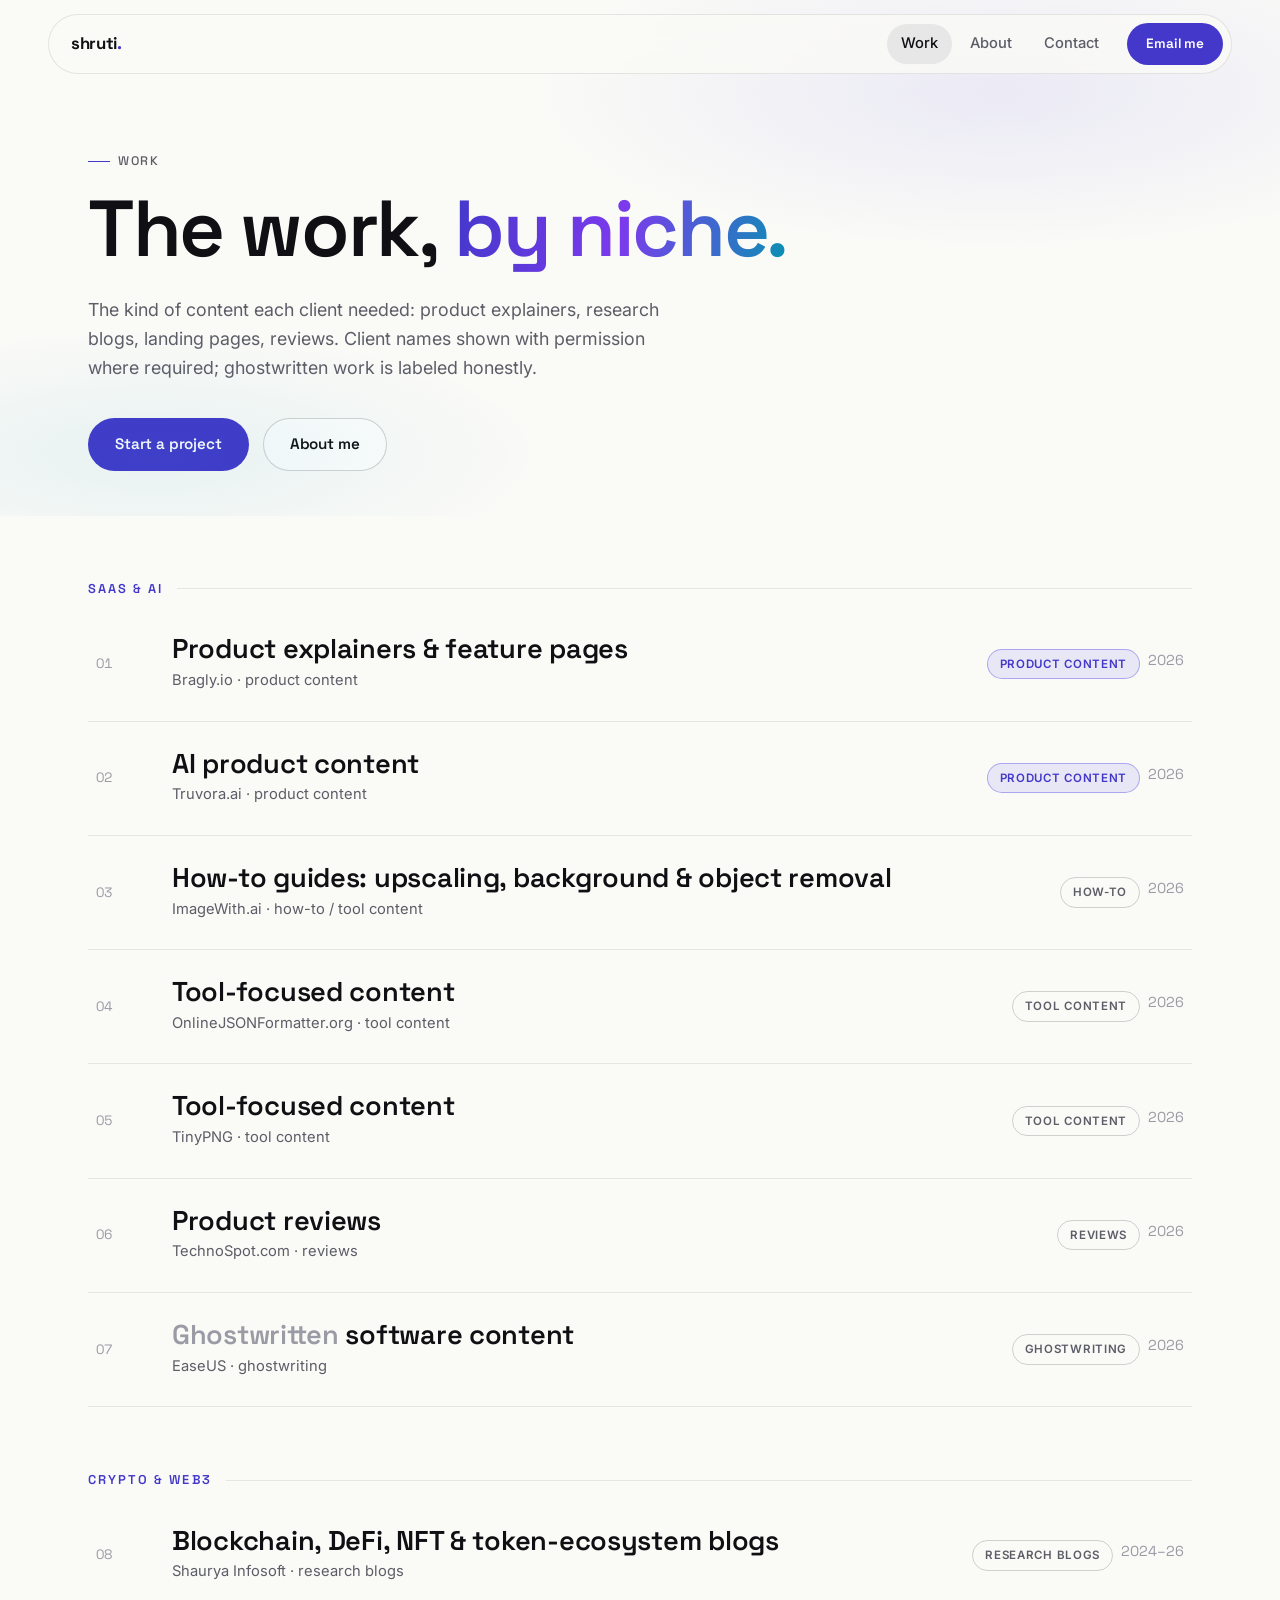
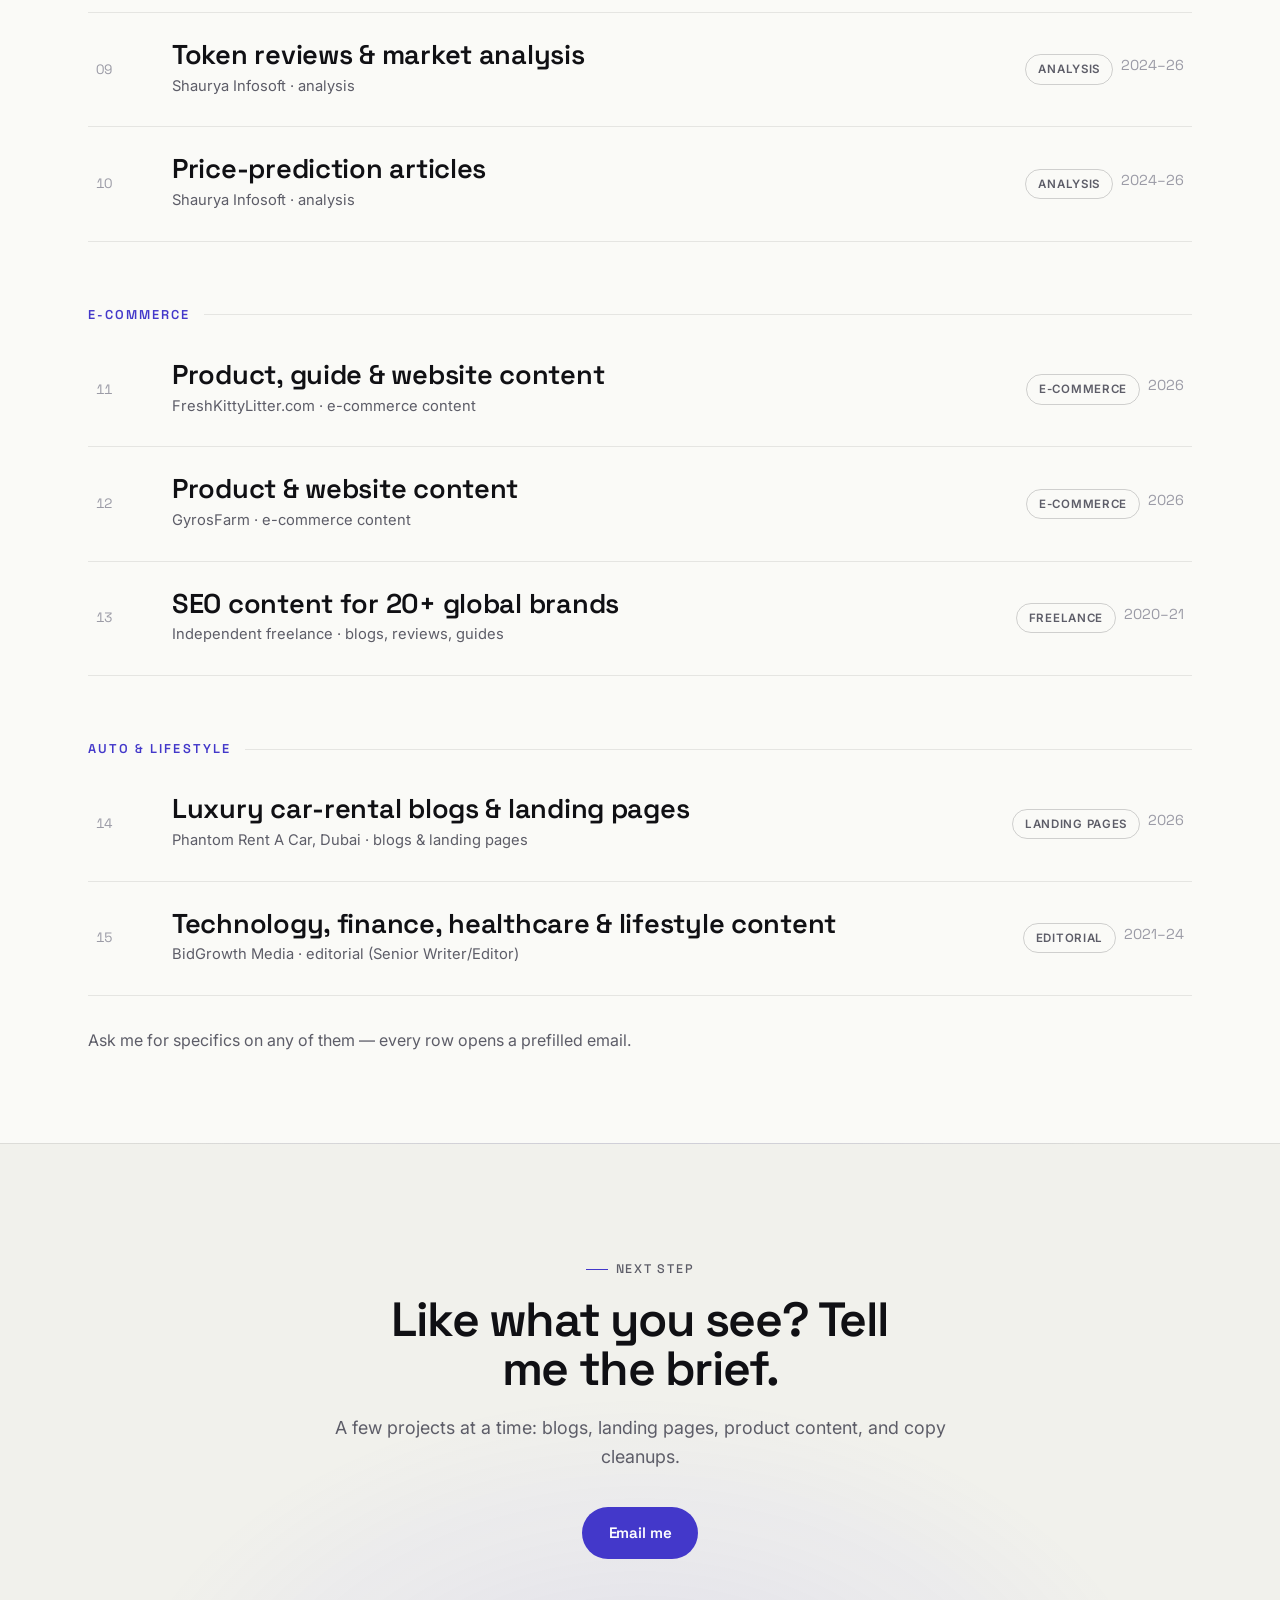
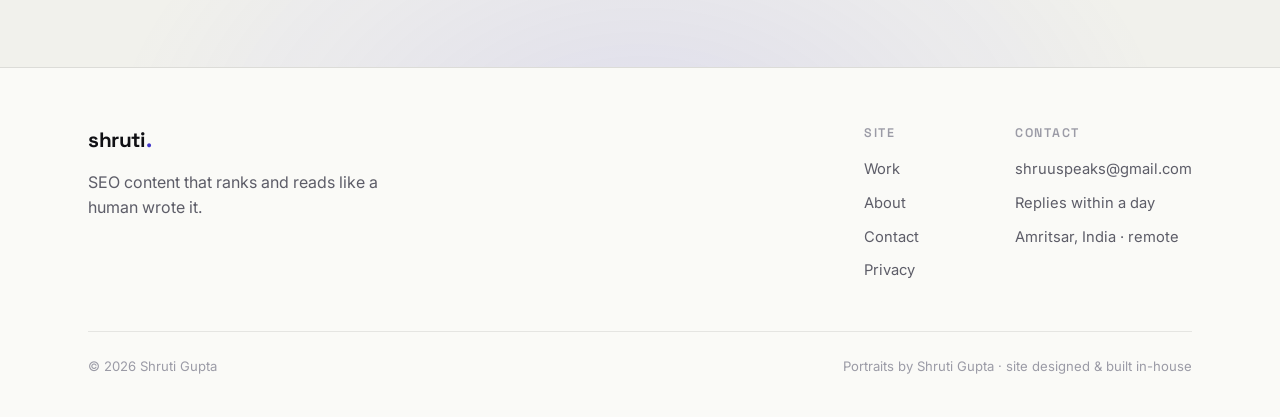
<file: work.html>
<!doctype html>
<html lang="en">
<head>
<meta charset="utf-8">
<meta name="viewport" content="width=device-width, initial-scale=1, viewport-fit=cover">
<title>Work — Shruti Gupta, SEO Content Writer</title>
<meta name="description" content="Writing samples grouped by niche — SaaS &amp; AI product content, crypto &amp; Web3 editorial, e-commerce copy, and automotive &amp; lifestyle work.">
<link rel="icon" href="favicon.svg" type="image/svg+xml">
<link rel="icon" href="assets/img/favicon-32-32.webp" type="image/webp" sizes="32x32">
<link rel="apple-touch-icon" href="assets/img/favicon-180-180.webp">
<meta property="og:type" content="website">
<meta property="og:title" content="Work — Shruti Gupta, SEO Content Writer">
<meta property="og:description" content="Writing samples grouped by niche — SaaS &amp; AI, crypto &amp; Web3, e-commerce, and automotive &amp; lifestyle.">
<meta property="og:image" content="assets/img/og-card-1200.jpg">
<meta name="twitter:card" content="summary_large_image">
<link rel="preconnect" href="https://fonts.googleapis.com">
<link rel="preconnect" href="https://fonts.gstatic.com" crossorigin>
<link href="https://fonts.googleapis.com/css2?family=Inter:wght@400;500;600&family=Space+Grotesk:wght@500;600;700&display=swap" rel="stylesheet">
<link rel="stylesheet" href="assets/site.css">
</head>
<body>

<header class="nav">
  <div class="nav__pill">
    <a class="nav__logo" href="index.html">shruti<em>.</em></a>
    <nav class="nav__links" aria-label="Main">
      <a class="nav__link" href="work.html" aria-current="page">Work</a>
      <a class="nav__link" href="about.html">About</a>
      <a class="nav__link" href="contact.html">Contact</a>
    </nav>
    <a class="btn btn--primary btn--sm nav__cta" href="mailto:shruuspeaks@gmail.com">Email me</a>
    <button class="nav__toggle" type="button" aria-expanded="false" aria-label="Menu">
      <svg width="20" height="20" viewBox="0 0 20 20" fill="none" aria-hidden="true"><path d="M3 6h14M3 14h14" stroke="currentColor" stroke-width="1.8" stroke-linecap="round"/></svg>
    </button>
  </div>
</header>

<div class="mobile-menu" aria-hidden="true">
  <a href="index.html">Home</a>
  <a href="work.html" aria-current="page">Work</a>
  <a href="about.html">About</a>
  <a href="contact.html">Contact</a>
  <a href="mailto:shruuspeaks@gmail.com" style="color:var(--accent)">Email me →</a>
</div>

<main>
  <section class="hero" style="padding-bottom:clamp(32px,5vh,64px)">
    <div class="wrap">
      <span class="eyebrow rv">Work</span>
      <h1 class="rv rv-d1" style="margin-top:18px">The work, <span class="grad-text">by niche.</span></h1>
      <p class="lead hero__sub rv rv-d2">The kind of content each client needed: product explainers, research blogs, landing pages, reviews. Client names shown with permission where required; ghostwritten work is labeled honestly.</p>
      <div class="hero__ctas rv rv-d3">
        <a class="btn btn--primary" href="mailto:shruuspeaks@gmail.com">Start a project</a>
        <a class="btn btn--ghost" href="about.html">About me</a>
      </div>
    </div>
  </section>

  <section class="section" style="padding-top:0">
    <div class="wrap">

      <div class="niche rv">
        <span class="niche__label">SaaS &amp; AI</span>
        <a class="work-row" href="mailto:shruuspeaks@gmail.com?subject=Sample%20request%3A%20SaaS%20%26%20AI">
          <span class="work-row__num">01</span>
          <span class="work-row__body"><h3>Product explainers &amp; feature pages</h3><p>Bragly.io · product content</p></span>
          <span class="work-row__tags"><span class="tag tag--accent">Product content</span><span class="work-row__year">2026</span></span>
        </a>
        <a class="work-row" href="mailto:shruuspeaks@gmail.com?subject=Sample%20request%3A%20SaaS%20%26%20AI">
          <span class="work-row__num">02</span>
          <span class="work-row__body"><h3>AI product content</h3><p>Truvora.ai · product content</p></span>
          <span class="work-row__tags"><span class="tag tag--accent">Product content</span><span class="work-row__year">2026</span></span>
        </a>
        <a class="work-row" href="mailto:shruuspeaks@gmail.com?subject=Sample%20request%3A%20SaaS%20%26%20AI">
          <span class="work-row__num">03</span>
          <span class="work-row__body"><h3>How-to guides: upscaling, background &amp; object removal</h3><p>ImageWith.ai · how-to / tool content</p></span>
          <span class="work-row__tags"><span class="tag">How-to</span><span class="work-row__year">2026</span></span>
        </a>
        <a class="work-row" href="mailto:shruuspeaks@gmail.com?subject=Sample%20request%3A%20SaaS%20%26%20AI">
          <span class="work-row__num">04</span>
          <span class="work-row__body"><h3>Tool-focused content</h3><p>OnlineJSONFormatter.org · tool content</p></span>
          <span class="work-row__tags"><span class="tag">Tool content</span><span class="work-row__year">2026</span></span>
        </a>
        <a class="work-row" href="mailto:shruuspeaks@gmail.com?subject=Sample%20request%3A%20SaaS%20%26%20AI">
          <span class="work-row__num">05</span>
          <span class="work-row__body"><h3>Tool-focused content</h3><p>TinyPNG · tool content</p></span>
          <span class="work-row__tags"><span class="tag">Tool content</span><span class="work-row__year">2026</span></span>
        </a>
        <a class="work-row" href="mailto:shruuspeaks@gmail.com?subject=Sample%20request%3A%20SaaS%20%26%20AI">
          <span class="work-row__num">06</span>
          <span class="work-row__body"><h3>Product reviews</h3><p>TechnoSpot.com · reviews</p></span>
          <span class="work-row__tags"><span class="tag">Reviews</span><span class="work-row__year">2026</span></span>
        </a>
        <a class="work-row" href="mailto:shruuspeaks@gmail.com?subject=Sample%20request%3A%20SaaS%20%26%20AI">
          <span class="work-row__num">07</span>
          <span class="work-row__body"><h3><em style="font-style:normal;color:var(--faint)">Ghostwritten</em> software content</h3><p>EaseUS · ghostwriting</p></span>
          <span class="work-row__tags"><span class="tag">Ghostwriting</span><span class="work-row__year">2026</span></span>
        </a>
      </div>

      <div class="niche rv">
        <span class="niche__label">Crypto &amp; Web3</span>
        <a class="work-row" href="mailto:shruuspeaks@gmail.com?subject=Sample%20request%3A%20Crypto%20%26%20Web3">
          <span class="work-row__num">08</span>
          <span class="work-row__body"><h3>Blockchain, DeFi, NFT &amp; token-ecosystem blogs</h3><p>Shaurya Infosoft · research blogs</p></span>
          <span class="work-row__tags"><span class="tag">Research blogs</span><span class="work-row__year">2024–26</span></span>
        </a>
        <a class="work-row" href="mailto:shruuspeaks@gmail.com?subject=Sample%20request%3A%20Crypto%20%26%20Web3">
          <span class="work-row__num">09</span>
          <span class="work-row__body"><h3>Token reviews &amp; market analysis</h3><p>Shaurya Infosoft · analysis</p></span>
          <span class="work-row__tags"><span class="tag">Analysis</span><span class="work-row__year">2024–26</span></span>
        </a>
        <a class="work-row" href="mailto:shruuspeaks@gmail.com?subject=Sample%20request%3A%20Crypto%20%26%20Web3">
          <span class="work-row__num">10</span>
          <span class="work-row__body"><h3>Price-prediction articles</h3><p>Shaurya Infosoft · analysis</p></span>
          <span class="work-row__tags"><span class="tag">Analysis</span><span class="work-row__year">2024–26</span></span>
        </a>
      </div>

      <div class="niche rv">
        <span class="niche__label">E-commerce</span>
        <a class="work-row" href="mailto:shruuspeaks@gmail.com?subject=Sample%20request%3A%20E-commerce">
          <span class="work-row__num">11</span>
          <span class="work-row__body"><h3>Product, guide &amp; website content</h3><p>FreshKittyLitter.com · e-commerce content</p></span>
          <span class="work-row__tags"><span class="tag">E-commerce</span><span class="work-row__year">2026</span></span>
        </a>
        <a class="work-row" href="mailto:shruuspeaks@gmail.com?subject=Sample%20request%3A%20E-commerce">
          <span class="work-row__num">12</span>
          <span class="work-row__body"><h3>Product &amp; website content</h3><p>GyrosFarm · e-commerce content</p></span>
          <span class="work-row__tags"><span class="tag">E-commerce</span><span class="work-row__year">2026</span></span>
        </a>
        <a class="work-row" href="mailto:shruuspeaks@gmail.com?subject=Sample%20request%3A%20Freelance%20archive">
          <span class="work-row__num">13</span>
          <span class="work-row__body"><h3>SEO content for 20+ global brands</h3><p>Independent freelance · blogs, reviews, guides</p></span>
          <span class="work-row__tags"><span class="tag">Freelance</span><span class="work-row__year">2020–21</span></span>
        </a>
      </div>

      <div class="niche rv">
        <span class="niche__label">Auto &amp; Lifestyle</span>
        <a class="work-row" href="mailto:shruuspeaks@gmail.com?subject=Sample%20request%3A%20Auto%20%26%20Lifestyle">
          <span class="work-row__num">14</span>
          <span class="work-row__body"><h3>Luxury car-rental blogs &amp; landing pages</h3><p>Phantom Rent A Car, Dubai · blogs &amp; landing pages</p></span>
          <span class="work-row__tags"><span class="tag">Landing pages</span><span class="work-row__year">2026</span></span>
        </a>
        <a class="work-row" href="mailto:shruuspeaks@gmail.com?subject=Sample%20request%3A%20Auto%20%26%20Lifestyle">
          <span class="work-row__num">15</span>
          <span class="work-row__body"><h3>Technology, finance, healthcare &amp; lifestyle content</h3><p>BidGrowth Media · editorial (Senior Writer/Editor)</p></span>
          <span class="work-row__tags"><span class="tag">Editorial</span><span class="work-row__year">2021–24</span></span>
        </a>
      </div>

      <p class="muted rv" style="margin-top:32px">Ask me for specifics on any of them — every row opens a prefilled email.</p>
    </div>
  </section>

  <section class="cta">
    <div class="wrap">
      <span class="eyebrow rv" style="justify-content:center">Next step</span>
      <h2 class="rv rv-d1">Like what you see? Tell me the brief.</h2>
      <p class="lead rv rv-d2">A few projects at a time: blogs, landing pages, product content, and copy cleanups.</p>
      <div class="btn-row rv rv-d3"><a class="btn btn--primary" href="mailto:shruuspeaks@gmail.com">Email me</a></div>
    </div>
  </section>
</main>

<footer class="footer">
  <div class="wrap">
    <div class="footer__top">
      <div>
        <a class="nav__logo" href="index.html" style="font-size:1.3rem">shruti<em>.</em></a>
        <p class="muted" style="margin-top:12px;max-width:34ch">SEO content that ranks and reads like a human wrote it.</p>
      </div>
      <div class="footer__cols">
        <div>
          <h4>Site</h4>
          <ul>
            <li><a href="work.html" aria-current="page">Work</a></li>
            <li><a href="about.html">About</a></li>
            <li><a href="contact.html">Contact</a></li>
            <li><a href="privacy.html">Privacy</a></li>
          </ul>
        </div>
        <div>
          <h4>Contact</h4>
          <ul>
            <li><a href="mailto:shruuspeaks@gmail.com">shruuspeaks@gmail.com</a></li>
            <li>Replies within a day</li>
            <li>Amritsar, India · remote</li>
          </ul>
        </div>
      </div>
    </div>
    <div class="footer__bottom">
      <span>© 2026 Shruti Gupta</span>
      <span>Portraits by Shruti Gupta · site designed &amp; built in-house</span>
    </div>
  </div>
</footer>

<script src="assets/site.js" defer></script>
</body>
</html>
</file>
<file: assets/site.css>
/* ============================================================
   Shruti Gupta — modern portfolio system (light)
   paper canvas · indigo accent · grotesk display
   ============================================================ */

:root {
  --bg: #fafaf7;
  --bg-2: #f1f1ec;
  --surface: #ffffff;
  --surface-2: #f6f6f1;
  --line: rgba(16, 16, 20, .09);
  --line-strong: rgba(16, 16, 20, .18);
  --ink: #101014;
  --muted: #5d5d68;
  --faint: #9b9ba6;
  --accent: #4338ca;
  --accent-bright: #4f46e5;
  --accent-dim: rgba(79, 70, 229, .1);
  --accent-ink: #ffffff;
  --grad: linear-gradient(100deg, #4338ca 0%, #7c3aed 50%, #0891b2 100%);
  --font-display: "Space Grotesk", system-ui, sans-serif;
  --font-body: "Inter", system-ui, sans-serif;
  --r-lg: 24px;
  --r-md: 16px;
  --r-pill: 999px;
  --max: 1200px;
  --pad: clamp(20px, 4vw, 48px);
  --nav-h: 72px;
  --ease: cubic-bezier(.22, 1, .36, 1);
}

* { margin: 0; padding: 0; box-sizing: border-box; }
html { scroll-behavior: smooth; }
body {
  background: var(--bg);
  color: var(--ink);
  font-family: var(--font-body);
  font-size: 16px;
  line-height: 1.6;
  -webkit-font-smoothing: antialiased;
  overflow-x: hidden;
}
::selection { background: var(--accent); color: #fff; }
a { color: inherit; text-decoration: none; }
ul, ol { list-style: none; }
img { max-width: 100%; display: block; }
button { font: inherit; cursor: pointer; background: none; border: 0; color: inherit; }

.wrap { max-width: var(--max); margin: 0 auto; padding-inline: var(--pad); }

/* ---------- type ---------- */
h1, h2, h3, .display { font-family: var(--font-display); font-weight: 600; line-height: 1.02; letter-spacing: -.03em; }
h1 { font-size: clamp(2.6rem, 6.2vw, 5rem); }
h2 { font-size: clamp(1.9rem, 3.8vw, 3rem); }
h3 { font-size: 1.15rem; letter-spacing: -.01em; }
.eyebrow {
  display: inline-flex; align-items: center; gap: 8px;
  font-family: var(--font-display); font-size: .78rem; font-weight: 500;
  letter-spacing: .14em; text-transform: uppercase; color: var(--muted);
}
.eyebrow::before { content: ""; width: 22px; height: 1px; background: var(--accent); }
.lead { color: var(--muted); font-size: clamp(1rem, 1.4vw, 1.2rem); max-width: 56ch; }
.muted { color: var(--muted); }
.faint { color: var(--faint); }
.accent { color: var(--accent); }
.grad-text {
  background: var(--grad);
  -webkit-background-clip: text; background-clip: text;
  -webkit-text-fill-color: transparent; color: transparent;
}
.outline-text { color: transparent; -webkit-text-stroke: 1.5px rgba(16, 16, 20, .3); }

/* ---------- nav ---------- */
.nav {
  position: fixed; inset: 0 0 auto; z-index: 100;
  display: flex; align-items: center; justify-content: center;
  padding: 14px var(--pad);
}
.nav__pill {
  display: flex; align-items: center; gap: 6px;
  width: 100%; max-width: var(--max);
  padding: 8px 8px 8px 22px;
  border-radius: var(--r-pill);
  background: rgba(250, 250, 247, .78);
  border: 1px solid var(--line);
  backdrop-filter: blur(18px) saturate(1.4);
  -webkit-backdrop-filter: blur(18px) saturate(1.4);
}
.nav__logo {
  font-family: var(--font-display); font-weight: 700; font-size: 1.05rem;
  letter-spacing: -.02em; margin-right: auto; white-space: nowrap;
}
.nav__logo em { font-style: normal; color: var(--accent); }
.nav__links { display: flex; gap: 4px; }
.nav__link {
  padding: 8px 14px; border-radius: var(--r-pill);
  color: var(--muted); font-size: .92rem; font-weight: 500;
  transition: color .2s, background .2s;
}
.nav__link:hover { color: var(--ink); background: rgba(16, 16, 20, .06); }
.nav__link[aria-current="page"] { color: var(--ink); background: rgba(16, 16, 20, .07); }
.nav__cta { margin-left: 8px; }
.nav__toggle { display: none; margin-left: auto; padding: 10px; }

.mobile-menu {
  position: fixed; inset: 0; z-index: 99;
  background: rgba(250, 250, 247, .97);
  backdrop-filter: blur(20px);
  display: flex; flex-direction: column; justify-content: center; align-items: center; gap: 8px;
  opacity: 0; pointer-events: none; transition: opacity .3s var(--ease);
}
.mobile-menu.open { opacity: 1; pointer-events: auto; }
.mobile-menu a {
  font-family: var(--font-display); font-size: 2.2rem; font-weight: 600; letter-spacing: -.03em;
  padding: 10px 20px; color: var(--muted); transition: color .2s;
}
.mobile-menu a:hover, .mobile-menu a[aria-current="page"] { color: var(--ink); }

/* ---------- buttons ---------- */
.btn {
  display: inline-flex; align-items: center; justify-content: center; gap: 10px;
  padding: 13px 26px; border-radius: var(--r-pill);
  font-family: var(--font-display); font-weight: 600; font-size: .95rem; letter-spacing: -.01em;
  border: 1px solid transparent;
  transition: transform .25s var(--ease), box-shadow .25s var(--ease), background .2s, border-color .2s, color .2s;
  white-space: nowrap;
}
.btn:active { transform: scale(.97); }
.btn--primary { background: var(--accent); color: #fff; }
.btn--primary:hover { transform: translateY(-2px); box-shadow: 0 12px 36px rgba(79, 70, 229, .3); }
.btn--ghost { border-color: var(--line-strong); color: var(--ink); background: rgba(255, 255, 255, .6); }
.btn--ghost:hover { border-color: rgba(16, 16, 20, .4); background: #fff; transform: translateY(-2px); }
.btn--sm { padding: 9px 18px; font-size: .85rem; }
.btn-row { display: flex; flex-wrap: wrap; gap: 12px; }
.link {
  display: inline-flex; align-items: center; gap: 8px;
  color: var(--accent); font-weight: 600; font-size: .95rem;
  transition: gap .25s var(--ease);
}
.link:hover { gap: 14px; }
.link::after { content: "→"; }

/* ---------- hero ---------- */
.hero { position: relative; padding: calc(var(--nav-h) + clamp(40px, 8vh, 96px)) 0 clamp(48px, 8vh, 96px); overflow: hidden; }
.hero::before {
  content: ""; position: absolute; inset: 0; pointer-events: none;
  background:
    radial-gradient(60% 50% at 78% 18%, rgba(79, 70, 229, .09), transparent 60%),
    radial-gradient(50% 40% at 12% 88%, rgba(8, 145, 178, .08), transparent 60%);
}
.hero__grid {
  display: grid; grid-template-columns: 1.15fr .85fr; gap: clamp(32px, 5vw, 72px);
  align-items: center; position: relative;
}
.badge {
  display: inline-flex; align-items: center; gap: 10px;
  padding: 7px 16px 7px 12px; border-radius: var(--r-pill);
  border: 1px solid var(--line-strong); background: rgba(255, 255, 255, .7);
  font-size: .82rem; color: var(--muted); margin-bottom: 28px;
}
.badge .dot { width: 8px; height: 8px; border-radius: 50%; background: var(--accent); box-shadow: 0 0 0 4px rgba(79, 70, 229, .15); }
.hero h1 .line { display: block; }
.hero h1 em { font-style: normal; }
.hero__sub { margin-top: 26px; max-width: 52ch; }
.hero__ctas { margin-top: 36px; display: flex; flex-wrap: wrap; gap: 14px; align-items: center; }
.hero__meta { margin-top: 44px; display: flex; gap: 0; flex-wrap: wrap; }
.hero__meta > div { padding: 0 28px; border-left: 1px solid var(--line); }
.hero__meta > div:first-child { border-left: 0; padding-left: 0; }
.hero__meta b { display: block; font-family: var(--font-display); font-size: 1.6rem; font-weight: 700; letter-spacing: -.02em; }
.hero__meta span { font-size: .82rem; color: var(--muted); }

.portrait-card {
  position: relative; border-radius: var(--r-lg); overflow: hidden;
  border: 1px solid var(--line-strong);
  box-shadow: 0 40px 90px rgba(16, 16, 20, .18), 0 0 0 1px rgba(255, 255, 255, .6) inset;
}
.portrait-card img { width: 100%; aspect-ratio: 4 / 5; object-fit: cover; }
.portrait-card::after {
  content: ""; position: absolute; inset: 0;
  background: linear-gradient(to top, rgba(16, 16, 20, .35), transparent 45%);
}
.portrait-card__tag {
  position: absolute; left: 16px; bottom: 16px; z-index: 2;
  padding: 10px 18px; border-radius: var(--r-pill);
  background: rgba(255, 255, 255, .85); border: 1px solid var(--line);
  backdrop-filter: blur(12px);
  font-family: var(--font-display); font-size: .88rem; font-weight: 600;
}
.portrait-card__tag em { font-style: normal; color: var(--accent); }
.float-chip {
  position: absolute; z-index: 3;
  padding: 12px 18px; border-radius: var(--r-md);
  background: rgba(255, 255, 255, .9); border: 1px solid var(--line-strong);
  backdrop-filter: blur(14px);
  font-family: var(--font-display); font-size: .85rem; font-weight: 600;
  box-shadow: 0 16px 44px rgba(16, 16, 20, .14);
}
.float-chip small { display: block; font-family: var(--font-body); font-weight: 400; font-size: .72rem; color: var(--muted); }
.float-chip--tl { top: -18px; left: -18px; }
.float-chip--br { bottom: -18px; right: -18px; }

/* ---------- marquee ---------- */
.marquee {
  border-block: 1px solid var(--line);
  padding: 22px 0; overflow: hidden; position: relative; background: var(--surface);
  mask-image: linear-gradient(to right, transparent, #000 12%, #000 88%, transparent);
  -webkit-mask-image: linear-gradient(to right, transparent, #000 12%, #000 88%, transparent);
}
.marquee__track { display: flex; gap: 56px; width: max-content; animation: marquee 36s linear infinite; }
.marquee:hover .marquee__track { animation-play-state: paused; }
.marquee__track span {
  font-family: var(--font-display); font-size: 1.05rem; font-weight: 600; letter-spacing: -.01em;
  color: var(--faint); white-space: nowrap; display: flex; align-items: center; gap: 56px;
}
.marquee__track span::after { content: "◆"; font-size: .55rem; color: var(--accent); }
@keyframes marquee { to { transform: translateX(-50%); } }

/* ---------- sections ---------- */
.section { padding: clamp(72px, 10vh, 128px) 0; position: relative; }
.section--alt { background: var(--bg-2); border-block: 1px solid var(--line); }
.section__head { max-width: 720px; margin-bottom: clamp(40px, 6vh, 72px); }
.section__head h2 { margin: 14px 0 16px; }
.section__head .lead { color: var(--muted); }

/* ---------- cards / rows ---------- */
.card {
  background: var(--surface); border: 1px solid var(--line); border-radius: var(--r-lg);
  padding: clamp(24px, 3vw, 36px);
  transition: transform .35s var(--ease), border-color .3s, box-shadow .3s;
}
.card:hover { transform: translateY(-4px); border-color: var(--line-strong); box-shadow: 0 24px 60px rgba(16, 16, 20, .08); }
.card__icon {
  width: 46px; height: 46px; border-radius: 13px;
  display: grid; place-items: center; margin-bottom: 20px;
  background: var(--accent-dim); color: var(--accent);
  font-family: var(--font-display); font-weight: 700; font-size: 1.1rem;
}
.card p { color: var(--muted); font-size: .95rem; margin-top: 10px; }
.card h3 { margin-bottom: 4px; }

.work-row {
  display: grid; grid-template-columns: 52px 1fr auto; gap: 24px; align-items: center;
  padding: 28px 8px; border-bottom: 1px solid var(--line);
  transition: padding .3s var(--ease), background .3s;
}
.work-row:first-child { border-top: 1px solid var(--line); }
.work-row:hover { background: rgba(255, 255, 255, .7); padding-inline: 20px; }
.work-row__num { font-family: var(--font-display); font-size: .85rem; color: var(--faint); font-variant-numeric: tabular-nums; }
.work-row__body h3 { font-size: clamp(1.25rem, 2.2vw, 1.7rem); transition: color .25s; }
.work-row:hover .work-row__body h3 { color: var(--accent); }
.work-row__body p { color: var(--muted); font-size: .92rem; margin-top: 6px; }
.work-row__tags { display: flex; gap: 8px; flex-wrap: wrap; justify-content: flex-end; }
.tag {
  font-size: .72rem; font-weight: 600; letter-spacing: .06em; text-transform: uppercase;
  padding: 5px 12px; border-radius: var(--r-pill);
  border: 1px solid var(--line-strong); color: var(--muted);
}
.tag--accent { border-color: rgba(79, 70, 229, .4); color: var(--accent); background: var(--accent-dim); }
.work-row__year { font-family: var(--font-display); color: var(--faint); font-size: .9rem; white-space: nowrap; }

/* niche groups */
.niche { margin-top: clamp(48px, 7vh, 80px); }
.niche__label {
  display: flex; align-items: center; gap: 14px;
  font-family: var(--font-display); font-size: .8rem; font-weight: 600;
  letter-spacing: .16em; text-transform: uppercase; color: var(--accent);
  margin-bottom: 8px;
}
.niche__label::after { content: ""; flex: 1; height: 1px; background: var(--line); }

/* ---------- split / feature ---------- */
.split { display: grid; grid-template-columns: 1fr 1fr; gap: clamp(32px, 5vw, 80px); align-items: center; }
.split--flip > :first-child { order: 2; }
.split__visual { position: relative; }
.split__visual img {
  width: 100%; border-radius: var(--r-lg); border: 1px solid var(--line-strong);
  aspect-ratio: 4 / 3; object-fit: cover;
  box-shadow: 0 30px 80px rgba(16, 16, 20, .16);
}
.split__visual .badge-tag {
  position: absolute; top: 20px; left: 20px;
  padding: 8px 16px; border-radius: var(--r-pill);
  background: rgba(255, 255, 255, .88); border: 1px solid var(--line);
  backdrop-filter: blur(10px); font-size: .8rem; font-weight: 600;
}

.stat-strip { display: grid; grid-template-columns: repeat(3, 1fr); gap: 1px; background: var(--line); border: 1px solid var(--line); border-radius: var(--r-lg); overflow: hidden; margin-top: clamp(40px, 6vh, 64px); }
.stat-strip > div { background: var(--surface); padding: clamp(24px, 3vw, 40px); }
.stat-strip b { display: block; font-family: var(--font-display); font-size: clamp(2rem, 4vw, 3.2rem); font-weight: 700; letter-spacing: -.03em; line-height: 1; }
.stat-strip b em { font-style: normal; color: var(--accent); }
.stat-strip span { display: block; margin-top: 8px; color: var(--muted); font-size: .88rem; }

/* service cards */
.svc-grid { display: grid; grid-template-columns: repeat(3, 1fr); gap: 20px; }
.svc-num { font-family: var(--font-display); font-size: .8rem; color: var(--faint); letter-spacing: .1em; }

/* credentials */
.cred-grid { display: grid; grid-template-columns: repeat(2, 1fr); gap: 20px 40px; }
.cred-item { padding: 26px 0; border-bottom: 1px solid var(--line); }
.cred-item h3 { margin-bottom: 8px; display: flex; align-items: center; gap: 12px; }
.cred-item h3::before { content: ""; width: 8px; height: 8px; border-radius: 2px; background: var(--accent); flex: none; }
.cred-item p { color: var(--muted); font-size: .93rem; }
.chip-row { display: flex; flex-wrap: wrap; gap: 10px; margin-top: 24px; }
.chip {
  padding: 9px 18px; border-radius: var(--r-pill);
  border: 1px solid var(--line-strong); font-size: .85rem; color: var(--muted);
  transition: border-color .25s, color .25s, transform .25s var(--ease);
}
.chip:hover { border-color: var(--accent); color: var(--ink); transform: translateY(-2px); }

/* ---------- CTA / footer ---------- */
.cta {
  position: relative; overflow: hidden;
  border-block: 1px solid var(--line);
  background:
    radial-gradient(70% 120% at 50% 120%, rgba(79, 70, 229, .12), transparent 60%),
    var(--bg-2);
  padding: clamp(80px, 12vh, 140px) 0; text-align: center;
}
.cta h2 { max-width: 18ch; margin: 16px auto 20px; }
.cta .lead { margin: 0 auto 36px; }
.cta .btn-row { justify-content: center; }

.footer { padding: 56px 0 40px; }
.footer__top { display: flex; justify-content: space-between; align-items: flex-start; gap: 32px; flex-wrap: wrap; }
.footer__cols { display: flex; gap: clamp(40px, 8vw, 96px); }
.footer h4 { font-family: var(--font-display); font-size: .78rem; letter-spacing: .14em; text-transform: uppercase; color: var(--faint); margin-bottom: 14px; font-weight: 600; }
.footer ul { display: grid; gap: 10px; }
.footer ul a, .footer ul li { color: var(--muted); font-size: .92rem; transition: color .2s; }
.footer ul a:hover { color: var(--ink); }
.footer__bottom {
  margin-top: 48px; padding-top: 24px; border-top: 1px solid var(--line);
  display: flex; justify-content: space-between; gap: 16px; flex-wrap: wrap;
  color: var(--faint); font-size: .82rem;
}

/* ---------- prose (privacy) ---------- */
.prose { max-width: 68ch; }
.prose h2 { font-size: 1.4rem; margin: 40px 0 14px; }
.prose p { color: var(--muted); margin-bottom: 16px; }
.prose a { color: var(--accent); text-decoration: underline; text-underline-offset: 3px; }
.prose code { background: var(--surface-2); padding: 2px 8px; border-radius: 6px; font-size: .88em; }

/* ---------- reveal motion ---------- */
.rv { opacity: 0; transform: translateY(28px); transition: opacity .8s var(--ease), transform .8s var(--ease); }
.rv.is-in { opacity: 1; transform: none; }
.rv-d1 { transition-delay: .08s; } .rv-d2 { transition-delay: .16s; } .rv-d3 { transition-delay: .24s; }
@media (prefers-reduced-motion: reduce) {
  .rv { opacity: 1; transform: none; transition: none; }
  .marquee__track { animation: none; }
  html { scroll-behavior: auto; }
}

/* ---------- responsive ---------- */
@media (max-width: 960px) {
  .hero__grid, .split { grid-template-columns: 1fr; }
  .hero__grid { gap: 48px; }
  .split__visual { order: -1; }
  .split--flip > :first-child { order: 0; }
  .svc-grid, .cred-grid { grid-template-columns: 1fr; }
  .stat-strip { grid-template-columns: 1fr; }
  .portrait-card img { aspect-ratio: 16 / 10; }
  .float-chip--tl { top: 16px; left: 16px; }
  .float-chip--br { bottom: 16px; right: 16px; }
}
@media (max-width: 720px) {
  .nav__links, .nav__cta { display: none; }
  .nav__toggle { display: block; }
  .work-row { grid-template-columns: 1fr; gap: 12px; }
  .work-row__num { display: none; }
  .work-row__tags { justify-content: flex-start; }
  .hero__meta > div { padding: 0 18px; }
  .hero__meta b { font-size: 1.3rem; }
}
</file>
<file: assets/ui/base.css>
/*
  taste-skill UI fragment kit - shared base.
  Small pieces of real product UI, set on an effect ground inside a card's inset panel.
  The standard (references/cards.md): true product scale (13px text, 12px meta, never under 11px).
  A fragment is a picture of a product's screen, so the page's 13px floor (VI-05) does not apply
  inside .ui; every word the page itself says (titles, lines, labels, captions) keeps 13px or more.
  The rest:
  real-looking data, crisp 1px borders, radius 10-12, a soft layered shadow, one accent touch
  (the agent's mark is the ink, so the accent stays free for that one touch).

  Styled only by custom properties set by the page:
    --ui-font, --ui-mono, --ui-radius
    --fx-bg (the fragment's own surface), --fx-surface, --fx-ink, --fx-muted, --fx-accent, --fx-accent-ink
  Light or dark is read from --fx-bg itself (relative colour), so a fragment needs no theme class.
  Every size sits on a 4px grid. Loops stop under prefers-reduced-motion (the JS shows a still state).
*/
:where(.ui) {
  --u-bg: var(--fx-bg, #ffffff);
  --u-surface: var(--fx-surface, #f4f4f3);
  --u-ink: var(--fx-ink, #111111);
  --u-muted: var(--fx-muted, #6b6b6b);
  --u-accent: var(--fx-accent, #e8571f);
  --u-accent-ink: var(--fx-accent-ink, #ffffff);
  --u-r: var(--ui-radius, 12px);
  --u-r2: max(4px, calc(var(--u-r) - 4px));
  --u-r3: max(4px, calc(var(--u-r) - 6px));

  /* lines and fills, all mixed from the palette */
  --u-line: color-mix(in oklab, var(--u-ink) 9%, transparent);
  --u-line-2: color-mix(in oklab, var(--u-ink) 15%, transparent);
  --u-border: color-mix(in oklab, var(--u-ink) 12%, transparent);
  --u-fill: color-mix(in oklab, var(--u-ink) 3.5%, var(--u-bg));
  --u-fill-2: color-mix(in oklab, var(--u-ink) 7%, var(--u-bg));
  --u-fill-3: color-mix(in oklab, var(--u-ink) 11%, var(--u-bg));
  --u-text-2: color-mix(in oklab, var(--u-ink) 80%, var(--u-bg));
  --u-soft: color-mix(in oklab, var(--u-muted) 80%, var(--u-bg));
  --u-tint: color-mix(in oklab, var(--u-accent) 13%, var(--u-bg));
  --u-tint-2: color-mix(in oklab, var(--u-accent) 24%, var(--u-bg));
  --u-accent-text: color-mix(in oklab, var(--u-accent) 74%, var(--u-ink));
  --u-skel: color-mix(in oklab, var(--u-ink) 10%, var(--u-bg));
  /* a brand tile is light on every surface, so a logo keeps its own colours (references/icons.md) */
  --u-tile: #ffffff;
  --u-tile-edge: inset 0 0 0 1px rgb(0 0 0 / 0.09), 0 1px 2px rgb(0 0 0 / 0.12);

  /* depth: shadows grow and a top highlight appears as the fragment surface gets darker */
  --u-sh: rgb(0 0 0 / 0.14);
  --u-sh: oklch(from var(--u-bg) 0 0 0 / calc(0.5 - l * 0.38));
  --u-hi: transparent;
  --u-hi: oklch(from var(--u-bg) 1 0 0 / clamp(0, calc(0.11 - l * 0.11), 0.09));
  --u-shadow:
    inset 0 1px 0 var(--u-hi),
    0 1px 1px color-mix(in oklab, var(--u-sh) 40%, transparent),
    0 2px 4px -1px color-mix(in oklab, var(--u-sh) 45%, transparent),
    0 12px 24px -8px color-mix(in oklab, var(--u-sh) 80%, transparent),
    0 32px 64px -24px var(--u-sh);
  --u-shadow-sm:
    inset 0 1px 0 var(--u-hi),
    0 1px 2px color-mix(in oklab, var(--u-sh) 55%, transparent),
    0 6px 16px -6px color-mix(in oklab, var(--u-sh) 80%, transparent);
  --u-ease: var(--ease, cubic-bezier(.2, .8, .2, 1));   /* the page's one UI ease-out (system.css --ease) */
  /* the name is older than the rule: a strong ease-out that lands softly and never passes its mark (no overshoot, motion.md) */
  --u-spring: cubic-bezier(.22, 1, .36, 1);

  font-family: var(--ui-font, system-ui, -apple-system, "Segoe UI", sans-serif);
  font-size: 13px;
  line-height: 20px;
  font-weight: 400;
  color: var(--u-ink);
  -webkit-font-smoothing: antialiased;
  font-feature-settings: "tnum" 1, "cv11" 1;
  text-align: left;
  letter-spacing: -0.003em;
  box-sizing: border-box;
}
:where(.ui) *, :where(.ui) *::before, :where(.ui) *::after { box-sizing: border-box; }
/* a fragment never runs out of its panel on its own: on a narrow panel it narrows; a placement that
   crops it on purpose (cards.css, from 640px: every placement but .at-center) lifts this */
[data-ui] { max-width: 100%; }
/* fragments use div and span for text so page rules like `.card p` cannot reach them */
.ui :where(ul, ol, li, figure, blockquote, article, aside, nav) { margin: 0; padding: 0; list-style: none; }
.ui :where(mark) { background: none; color: inherit; }
:where(.ui) button { font: inherit; color: inherit; background: none; border: 0; padding: 0; margin: 0; cursor: default; }
:where(.ui) svg { display: block; flex: none; }

/* ---------------------------------------------------------------- the window every fragment sits in */
.ui-panel {
  position: relative;
  background: var(--u-bg);
  border: 1px solid var(--u-border);
  border-radius: var(--u-r);
  box-shadow: var(--u-shadow);
  max-width: 100%;
}
.ui-head {
  display: flex; align-items: center; gap: 8px;
  height: 44px; padding: 0 12px 0 16px;
  border-bottom: 1px solid var(--u-line);
}
.ui-title { font-size: 13px; font-weight: 500; line-height: 20px; white-space: nowrap; }
.ui-meta { font-size: 13px; line-height: 16px; color: var(--u-muted); white-space: nowrap; }
.ui-spacer { flex: 1; }
.ui-sep { width: 1px; height: 16px; background: var(--u-line-2); flex: none; }

/* window chrome: three quiet dots and a centred title */
.ui-dots { display: flex; gap: 6px; flex: none; }
.ui-dots i { width: 10px; height: 10px; border-radius: 50%; background: var(--u-fill-3); box-shadow: inset 0 0 0 0.5px var(--u-line); }

/* ---------------------------------------------------------------- controls */
/* the primary button is the ink (as on figma.com and x.ai); the accent is kept for one touch */
.ui-btn {
  display: inline-flex; align-items: center; justify-content: center; gap: 6px; flex: none;
  height: 28px; padding: 0 10px; border-radius: max(6px, var(--u-r3));
  font-size: 13px; font-weight: 500; line-height: 1; white-space: nowrap;
  background: var(--u-ink); color: var(--u-bg);
  box-shadow: inset 0 1px 0 color-mix(in oklab, var(--u-bg) 14%, transparent), 0 1px 2px color-mix(in oklab, var(--u-sh) 60%, transparent);
  transition: transform 160ms var(--u-ease), background-color 200ms var(--u-ease), color 200ms var(--u-ease);
}
.ui-btn--accent { background: var(--u-accent); color: var(--u-accent-ink); }
.ui-btn--ghost { background: var(--u-bg); color: var(--u-ink); box-shadow: inset 0 0 0 1px var(--u-line-2), 0 1px 2px color-mix(in oklab, var(--u-sh) 30%, transparent); }
.ui-btn--quiet { background: transparent; color: var(--u-muted); box-shadow: none; }
.ui-btn--sm { height: 24px; padding: 0 8px; font-size: 13px; }
.ui-btn .ui-icon { width: 14px; height: 14px; }
.ui-btn.is-pressed { transform: scale(0.96); }

/* status: a dot and a word; quiet by default, the accent only where something is happening */
.ui-chip {
  display: inline-flex; align-items: center; gap: 6px; flex: none;
  height: 22px; padding: 0 8px; border-radius: 6px;
  font-size: 13px; font-weight: 500; line-height: 1; white-space: nowrap;
  background: var(--u-fill); color: var(--u-muted); box-shadow: inset 0 0 0 1px var(--u-line);
}
.ui-chip::before { content: ""; width: 6px; height: 6px; border-radius: 50%; background: currentColor; opacity: 0.55; flex: none; }
.ui-chip--plain::before { display: none; }
.ui-chip--accent { background: var(--u-tint); color: var(--u-accent-text); box-shadow: inset 0 0 0 1px color-mix(in oklab, var(--u-accent) 22%, transparent); }
.ui-chip--accent::before { background: var(--u-accent); opacity: 1; }
.ui-chip--ink { color: var(--u-ink); }
.ui-chip--ink::before { opacity: 1; }
.ui-chip--live::before { animation: ui-live 1.6s var(--u-ease) infinite; }
.ui-chip svg { width: 12px; height: 12px; margin: 0 -1px 0 -2px; }
.ui-chip:has(svg)::before { display: none; }
@keyframes ui-live { 0%, 100% { opacity: 1; } 50% { opacity: 0.35; } }

.ui-dot { width: 6px; height: 6px; border-radius: 50%; background: var(--u-accent); flex: none; }
.ui-kbd {
  display: inline-grid; place-items: center; min-width: 20px; height: 20px; padding: 0 5px; border-radius: 5px;
  font: 500 13px/1 var(--ui-font, inherit); color: var(--u-muted);
  background: var(--u-bg); box-shadow: inset 0 0 0 1px var(--u-line-2), inset 0 -1px 0 var(--u-line);
}
.ui-icon { width: 16px; height: 16px; fill: none; stroke: currentColor; stroke-width: 1.5; stroke-linecap: round; stroke-linejoin: round; }

/* people: initials on a quiet tone, five tones that never reach violet */
.ui-avatar {
  --h: 60;
  display: grid; place-items: center; flex: none;
  width: 24px; height: 24px; border-radius: 50%;
  font-size: 13px; font-weight: 600; line-height: 1; letter-spacing: -0.02em;
  background: color-mix(in oklab, oklch(0.74 0.08 var(--h)) 34%, var(--u-bg));
  color: color-mix(in oklab, oklch(0.5 0.09 var(--h)) 70%, var(--u-ink));
  box-shadow: inset 0 0 0 1px color-mix(in oklab, oklch(0.6 0.08 var(--h)) 22%, transparent);
}
.ui-avatar[data-tone="1"] { --h: 40; }
.ui-avatar[data-tone="2"] { --h: 85; }
.ui-avatar[data-tone="3"] { --h: 150; }
.ui-avatar[data-tone="4"] { --h: 220; }
.ui-avatar[data-tone="5"] { --h: 20; }
.ui-avatar--md { width: 32px; height: 32px; font-size: 13px; }
.ui-avatar--accent { background: var(--u-accent); color: var(--u-accent-ink); box-shadow: none; }

/* the product's own mark (an assistant, a bot): an ink disc with a four-point spark. It is the ink,
   not the accent, so a fragment's one accent touch stays free for its status */
.ui-agent {
  position: relative; display: block; flex: none; width: 24px; height: 24px; border-radius: 50%;
  background: var(--u-ink);
  box-shadow: inset 0 0 0 1px color-mix(in oklab, var(--u-bg) 12%, transparent), inset 0 1px 0 color-mix(in oklab, #fff 16%, transparent);
}
.ui-agent::after {
  content: ""; position: absolute; inset: 26%; background: var(--u-bg);
  -webkit-mask: url("data:image/svg+xml,%3Csvg xmlns='http://www.w3.org/2000/svg' viewBox='0 0 16 16'%3E%3Cpath d='M8 .8c.5 4.3 2.9 6.7 7.2 7.2-4.3.5-6.7 2.9-7.2 7.2C7.5 10.9 5.1 8.5.8 8 5.1 7.5 7.5 5.1 8 .8z'/%3E%3C/svg%3E") center / contain no-repeat;
          mask: url("data:image/svg+xml,%3Csvg xmlns='http://www.w3.org/2000/svg' viewBox='0 0 16 16'%3E%3Cpath d='M8 .8c.5 4.3 2.9 6.7 7.2 7.2-4.3.5-6.7 2.9-7.2 7.2C7.5 10.9 5.1 8.5.8 8 5.1 7.5 7.5 5.1 8 .8z'/%3E%3C/svg%3E") center / contain no-repeat;
}

/* skeleton lines for the parts of a window that are only context */
.ui-skel { display: block; height: 6px; border-radius: 3px; background: var(--u-skel); }

/* ---------------------------------------------------------------- brand marks */
/* Real brand icons are local files (icons/, written by scripts/icons.mjs fetch; icons-credits.json lists them): no page calls
   a CDN for an icon. A mark on a tile (.ui-logo, .ui-file__icon, .ui-field__tile, .ui-diff__tool, .ui-pipe__tool) is a colour
   file as <img src="icons/notion.svg" alt="">, the path as printed by fetch for the page that holds it. A small mark inline beside
   text stays in the ink: the one-colour inline <svg class="ui-brand" aria-hidden="true"> that fetch --mono prints. */
.ui-brand { display: block; flex: none; width: 18px; height: 18px; }
svg.ui-brand { fill: currentColor; color: var(--u-ink); }
.ui-brand--ink { color: var(--u-ink); }
/* a brand logo on a small tile: the tile is light on every surface and the logo in its own colours */
.ui-logo {
  display: grid; place-items: center; flex: none;
  width: 40px; height: 40px; border-radius: var(--u-r2);
  background: var(--u-tile); box-shadow: var(--u-tile-edge);
}
.ui-logo img, .ui-file__icon img, .ui-field__tile img, .ui-diff__tool img, .ui-pipe__tool img { display: block; flex: none; object-fit: contain; }
.ui-logo :is(svg, img, .ui-brand) { width: 20px; height: 20px; }
.ui-logo--sm { width: 32px; height: 32px; border-radius: max(6px, var(--u-r3)); }
.ui-logo--sm :is(svg, img, .ui-brand) { width: 16px; height: 16px; }
.ui-logo--lg { width: 56px; height: 56px; border-radius: var(--u-r); }
.ui-logo--lg :is(svg, img, .ui-brand) { width: 28px; height: 28px; }

/* ---------------------------------------------------------------- the pointer */
.ui-pointer {
  position: absolute; left: 0; top: 0; z-index: 5;
  width: 20px; height: 20px; pointer-events: none;
  filter: drop-shadow(0 1px 1px rgb(0 0 0 / 0.25)) drop-shadow(0 3px 6px rgb(0 0 0 / 0.2));
  will-change: transform;
}
.ui-pointer svg { width: 20px; height: 20px; }
/* a named pointer (a person or the agent working in the product) */
.ui-pointer__name {
  position: absolute; left: 14px; top: 18px; height: 20px; padding: 0 7px; border-radius: 6px 10px 10px 10px;
  font: 500 13px/20px var(--ui-font, inherit); white-space: nowrap;
  background: var(--u-accent); color: var(--u-accent-ink);
}
.ui-ring {
  position: absolute; left: 0; top: 0; width: 28px; height: 28px; margin: -14px 0 0 -14px; border-radius: 50%;
  border: 1.5px solid var(--u-accent); opacity: 0; pointer-events: none; z-index: 4;
}
.ui-ring.is-on { animation: ui-ring 520ms var(--u-ease) forwards; }
@keyframes ui-ring { from { opacity: 0.8; transform: var(--at) scale(0.4); } to { opacity: 0; transform: var(--at) scale(1.5); } }

@keyframes ui-spin { to { transform: rotate(360deg); } }
.ui-spin {
  display: inline-block; width: 12px; height: 12px; border-radius: 50%; flex: none;
  border: 1.5px solid color-mix(in oklab, currentColor 30%, transparent); border-top-color: currentColor;
  animation: ui-spin 700ms linear infinite;
}

/* ---------------------------------------------------------------- held, paused */
/* a fragment held on its finished picture (data-ui-still, its cycles done) shows nothing that moves:
   no caret, spinner or pulse runs on in a still picture */
.is-ui-held, .is-ui-held *, .is-ui-held *::before, .is-ui-held *::after { animation: none !important; }
.is-ui-paused, .is-ui-paused *, .is-ui-paused *::before, .is-ui-paused *::after { animation-play-state: paused !important; }

/* the pause button ui.loop puts by a looping fragment (and an object from assets/objects, as
   .loop-pause): a solid disc in the page colours (never a see-through blur), 32px in a 44px hit area,
   the same as components' .cx-pause and system.css. In a card it sits beside the title (ui.js sets its
   top and right; the title keeps 44px clear), in a panel outside a card 12px in from the bottom-right
   corner, and with no panel under the fragment, in 44px kept free below it. */
button.ui-pause.ui-pause, button.loop-pause {
  position: absolute; right: 12px; bottom: 12px; z-index: 6; display: grid; place-items: center;
  width: 32px; height: 32px; margin: 0; padding: 0; border-radius: 50%; cursor: pointer;
  border: 1px solid color-mix(in oklab, var(--ink, #111) 16%, transparent);
  background: var(--bg, #fff); color: var(--ink, #111);
  box-shadow: 0 1px 2px rgb(0 0 0 / 0.12), 0 4px 12px -4px rgb(0 0 0 / 0.28);
  opacity: 0.88; transition: opacity 200ms ease, border-color 200ms ease;
  -webkit-tap-highlight-color: transparent;
}
button.ui-pause.ui-pause--title { bottom: auto; box-shadow: none; opacity: 1; }
button.ui-pause.ui-pause--below { right: 0; bottom: 6px; box-shadow: none; }
.ui-pause-beside { padding-right: 44px; }
button:is(.ui-pause, .loop-pause)::before { content: ""; position: absolute; inset: -6px; border-radius: 50%; }
button:is(.ui-pause, .loop-pause):is(:hover, :focus-visible) { opacity: 1; border-color: color-mix(in oklab, var(--ink, #111) 32%, transparent); }
button:is(.ui-pause, .loop-pause):focus-visible { outline: 2px solid var(--ink, #111); outline-offset: 2px; }
button:is(.ui-pause, .loop-pause) svg { display: block; width: 14px; height: 14px; fill: currentColor; }
button:is(.ui-pause, .loop-pause).is-paused svg, button.loop-pause[aria-pressed="true"] svg { margin-left: 1px; }
@media (forced-colors: active) { button.ui-pause.ui-pause, button.loop-pause { border-color: ButtonText; } }

@media (prefers-reduced-motion: reduce) {
  :where(.ui) *, :where(.ui) *::before, :where(.ui) *::after { transition-duration: 0ms !important; animation: none !important; }
  button.ui-pause.ui-pause, button.loop-pause { display: none; }
}
</file>
<file: assets/ui/cards.css>
/*
  taste-skill feature cards - the card, its inset panel and where a fragment sits on it.
  The rules and their reasons are in references/cards.md. Link after system.css (it refines .card
  and .panel there) or on its own with these tokens on a ground:
    --bg (page), --card (one step off the page), --ink, --muted, --accent, --accent-ink,
    --font-text, --font-mono
  Fragments in a panel take --fx-* from .stage (set below from the same tokens).
*/

/* ---------------------------------------------------------------- the card */
.card {
  --c-r: 20px;                      /* card radius */
  --c-pad: 28px;                    /* text padding = the panel's side inset */
  --c-gap: 8px;                     /* an inset panel's margin; its radius is --c-r minus this */
  --c-border: color-mix(in oklab, var(--ink) 8%, transparent);
  --c-text: color-mix(in oklab, var(--ink) 84%, var(--card));   /* card text: the ink, a touch softer than titles */
  --c-hi: oklch(from var(--card) 1 0 0 / clamp(0, calc(0.09 - l * 0.09), 0.07));
  --c-sh: oklch(from var(--card) 0 0 0 / calc(0.07 - l * 0.04));
  position: relative; display: flex; flex-direction: column; min-width: 0;
  padding: var(--c-pad); border-radius: var(--c-r);
  background: var(--card); color: var(--ink);
  border: 1px solid var(--c-border);
  box-shadow: inset 0 1px 0 var(--c-hi), 0 1px 2px var(--c-sh);
  overflow: clip;
  gap: 0;
}
@media (min-width: 1024px) { .card { --c-pad: 32px; } }
@media (max-width: 639px) { .card { --c-r: 18px; --c-pad: 20px; } }

.card > h3, .card__title {
  margin: 0; font-family: var(--font-text); font-size: 18px; line-height: 26px; font-weight: 560;
  letter-spacing: -0.012em; color: var(--ink); text-wrap: balance;
}
/* the two lines under a title: 16px in the ink (a touch softer than the title), never small grey text */
.card > p, .card__text {
  margin: 8px 0 0; font-size: 16px; line-height: 24px; color: var(--c-text);
  max-width: 46ch; text-wrap: pretty;
}
/* two muted lines keep one height in a row so the panels line up; only where cards sit side by side
   (below 1024px a row is one column, and the held line would be an empty gap) */
@media (min-width: 1024px) { .card--row > p { min-height: 2lh; } }
.card__link {
  display: inline-flex; align-items: center; gap: 6px; margin-top: 16px; width: max-content;
  font-size: 15px; font-weight: 500; line-height: 22px; color: var(--ink); text-decoration: none;
}
.card__link svg { width: 14px; height: 14px; transition: transform 200ms cubic-bezier(.2,.7,.2,1); }
.card__link:hover svg { transform: translateX(2px); }

/* ---------------------------------------------------------------- the inset panel */
/* Default (x.ai): aligned with the text column and running off the card's bottom edge.
   The effect canvas mounts on the panel (data-fx) and sits under everything in it. */
.panel {
  --p-r: 12px;
  display: block; padding: 0;
  --p-h: clamp(264px, 22vw + 8px, 340px);
  position: relative; isolation: isolate; overflow: clip;
  min-height: var(--p-h); flex: 1 0 auto;
  border-radius: var(--p-r) var(--p-r) 0 0;
  background: color-mix(in oklab, var(--ink) 4%, var(--card));
}
/* a panel with no effect mounted stands on the page's lit ground (system.css --ground-*: sand, sky,
   sage, painting), never a grey a shade off the white UI on it: flat on kind other (cafes, shops,
   studios); on a tech page (site-kind tech, software or gaming) a soft mesh of the ground's own tones,
   the Figma tile, with no grain (grain or texture would be the page's one effect). A [data-fx] panel
   draws its effect instead. */
.panel:not([data-fx], .panel--device) { background: var(--ground-bg, #d9ccb7); }
:root:has(meta[name="site-kind"]:is([content="tech"], [content="software"], [content="gaming"])) .panel:not([data-fx], .panel--device) {
  background-color: var(--ground-bg, #d9ccb7);
  background-image:
    radial-gradient(70% 90% at 12% 0%, color-mix(in oklab, var(--ground-surface, #e9e0d2) 92%, white), transparent 70%),
    radial-gradient(60% 80% at 100% 100%, color-mix(in oklab, var(--ground-accent, #a8794a) 34%, var(--ground-bg, #d9ccb7)), transparent 72%),
    radial-gradient(50% 60% at 85% 10%, color-mix(in oklab, var(--ground-surface, #e9e0d2) 60%, transparent), transparent 70%);
}
.card > .panel { margin-top: 32px; margin-bottom: calc(-1 * var(--c-pad) - 1px); }
.card > .panel--device { margin-top: 24px; }
/* system.css spaces the text above a panel itself; here the panel carries the 32px */
.card > :has(+ .panel) { margin-bottom: 0; }
/* a crisp 1px edge over the ground and over any fragment it crops */
.panel::after {
  content: ""; position: absolute; inset: 0; z-index: 4; pointer-events: none; border-radius: inherit;
  box-shadow: inset 0 0 0 1px color-mix(in oklab, var(--ink) 7%, transparent), inset 0 1px 0 color-mix(in oklab, var(--ink) 4%, transparent);
}
/* the vignette that calms the ground where the fragment sits (--vx, --vy: its centre) */
.panel::before {
  content: ""; position: absolute; inset: 0; z-index: 0; pointer-events: none; width: auto; padding: 0;
  background: radial-gradient(ellipse 70% 62% at var(--vx, 50%) var(--vy, 62%),
    color-mix(in oklab, var(--calm, var(--card)) var(--calm-k, 34%), transparent), transparent 72%);
}
/* inset on all sides by --c-gap; nested radius */
.card > .panel--inset {
  margin: 32px calc(var(--c-gap) - var(--c-pad)) calc(var(--c-gap) - var(--c-pad));
  border-radius: calc(var(--c-r) - var(--c-gap));
}
/* runs to the card's side and bottom edges (Figma's image band); the card's corners clip it */
.card > .panel--flush {
  margin: 32px calc(-1 * var(--c-pad) - 1px) calc(-1 * var(--c-pad) - 1px);
  border-radius: 0;
}
.panel--flush::after { box-shadow: inset 0 1px 0 color-mix(in oklab, var(--ink) 7%, transparent); }
/* the panel on top, the caption under it (tall cards) */
.card > .panel--top {
  order: -1; margin: calc(var(--c-gap) - var(--c-pad)) calc(var(--c-gap) - var(--c-pad)) 24px;
  border-radius: calc(var(--c-r) - var(--c-gap)); flex: none; min-height: 0; aspect-ratio: 1 / 1;
}
.panel--top.panel--wide { aspect-ratio: 4 / 3; }

/* a device (x.ai's "Computer" card): a status row, then the ground as its screen. The row sits on the
   card itself, not in a frame of its own, so the card stays two levels deep (card > picture > UI) */
.panel--device { display: flex; padding: 0; flex-direction: column; background: none; overflow: visible; isolation: auto; border-radius: 0; }
.panel--device::before, .panel--device::after { display: none; }
.panel__bar {
  display: flex; align-items: center; gap: 8px; height: 32px; margin-bottom: 12px; padding: 0; flex: none;
  font: 500 13px/20px var(--font-text); color: var(--ink);
}
.panel__bar .muted { color: var(--muted); font-weight: 400; }
.panel__bar .sp { flex: 1; }
/* the bar's status is quiet ink: the accent belongs to the one status inside the screen */
.panel__status {
  display: inline-flex; align-items: center; gap: 6px; height: 22px; padding: 0 8px; border-radius: 6px;
  font: 500 var(--t-label)/1 var(--font-text); color: var(--ink);
  background: color-mix(in oklab, var(--ink) 6%, transparent); box-shadow: inset 0 0 0 1px color-mix(in oklab, var(--ink) 8%, transparent);
}
.panel__bar .ui-agent { width: 20px; height: 20px; --u-ink: var(--ink); --u-bg: var(--card); }
/* a still dot: the bar's status never spins on its own (the moving part is the screen's one loop) */
.panel__status i { width: 6px; height: 6px; border-radius: 50%; background: currentColor; opacity: 0.7; }
.panel__screen {
  position: relative; isolation: isolate; overflow: clip; flex: 1;
  margin: 0; border-radius: var(--p-r) var(--p-r) 0 0;
  background: color-mix(in oklab, var(--ink) 4%, var(--card));
}
.panel__screen::after {
  content: ""; position: absolute; inset: 0; z-index: 4; pointer-events: none; border-radius: inherit;
  box-shadow: inset 0 0 0 1px color-mix(in oklab, var(--ink) 7%, transparent);
}
.panel__screen::before {
  content: ""; position: absolute; inset: 0; z-index: 0; pointer-events: none;
  background: radial-gradient(ellipse 70% 62% at var(--vx, 50%) var(--vy, 70%),
    color-mix(in oklab, var(--calm, #000) var(--calm-k, 30%), transparent), transparent 72%);
}

/* ---------------------------------------------------------------- where a fragment sits */
/* .stage holds the fragment(s) and gives them their palette: the fragment surface is one step
   lighter than the card on dark grounds and white on light ones */
.stage, .panel > .stage, .panel__screen > .stage {
  position: absolute; inset: 0; z-index: 1; max-width: none;
  --ui-font: var(--font-text); --ui-mono: var(--font-mono); --ui-radius: 12px;
  /* the fragment surface: white on a light card, one step lighter than a dark card (--frag overrides) */
  --fx-bg: var(--frag, oklch(from var(--card) clamp(calc(l + 0.05), calc((l - 0.5) * 1000), 1) calc(c * 0.5) h));
  --fx-surface: var(--card); --fx-ink: var(--ink); --fx-muted: var(--muted);
  --fx-accent: var(--accent); --fx-accent-ink: var(--accent-ink);
}
.stage > * { position: absolute; max-width: none; }
/* from 640px a fragment keeps its true width and is cropped by the panel, never squeezed to fit
   (on a phone it takes the panel's width instead: see the end of this block) */
@media (min-width: 640px) { .stage > :not(.at-center) > [data-ui] { max-width: none; } }
/* a fragment cut by the panel's edge dissolves into the ground over its last --fade-h (64px; 40px for a
   short panel) instead of being sliced through a line of text (edge-fade-dissolve, 14 of 41 sites).
   The fade only ever covers context: the fragment's point (the row that changes, the number, the
   button) sits above it. */
.stage { --fade-h: 64px; }
.stage--fade-b { -webkit-mask: linear-gradient(to bottom, #000 calc(100% - var(--fade-h)), transparent calc(100% - 4px)); mask: linear-gradient(to bottom, #000 calc(100% - var(--fade-h)), transparent calc(100% - 4px)); }
.stage--fade-r { -webkit-mask: linear-gradient(to right, #000 calc(100% - 72px), transparent calc(100% - 4px)); mask: linear-gradient(to right, #000 calc(100% - 72px), transparent calc(100% - 4px)); }
.stage--fade-br {
  -webkit-mask: linear-gradient(to bottom, #000 calc(100% - var(--fade-h)), transparent calc(100% - 4px)), linear-gradient(to right, #000 calc(100% - 72px), transparent calc(100% - 4px));
  -webkit-mask-composite: source-in;
  mask: linear-gradient(to bottom, #000 calc(100% - var(--fade-h)), transparent calc(100% - 4px)), linear-gradient(to right, #000 calc(100% - 72px), transparent calc(100% - 4px));
  mask-composite: intersect;
}
/* anchored at the top-left inset, cut by the right and bottom edges (19 of 41 sites) */
.at-corner { left: var(--ax, 32px); top: var(--ay, 32px); }
/* anchored at the top-right inset, cut by the bottom only: on a narrow panel it narrows to the panel
   minus both insets rather than run out of the left edge through its text */
.at-right { right: var(--ax, 32px); top: var(--ay, 32px); max-width: calc(100% - 2 * var(--ax, 32px)); }
.stage > .at-right > :is([data-ui], .ui) { max-width: 100%; }
/* rising out of the bottom edge (x.ai) */
.at-rise { left: var(--ax, 18%); top: var(--ay, 48px); }
/* .to-edge: the wrapper reaches --cut (72px) past the panel's bottom edge whatever the panel's height,
   so a fragment that fills its wrapper (stat with opts.fill, a long list) is always cut on purpose and
   never by a few accidental px */
.stage > .to-edge { bottom: calc(-1 * var(--cut, 72px)); }
.stage > .to-edge > :is([data-ui], .ui) { height: 100%; }
/* .fit: the fragment takes the panel's width minus --ax on both sides instead of its own, for a narrow
   panel where a few px of overhang would cut its text (contain it, or cut it by 48px or more).
   --fit-max (its true width, e.g. 400px for chat) keeps it at that width on a wide panel, centred
   between the insets (x.ai's window rising out of the bottom edge), so it only narrows where the
   panel is too small: never a 1-23px sliver, a cut at 1024, or uneven ground at the sides */
.stage > .fit { right: var(--ax, 32px); }
.stage > .fit > :is([data-ui], .ui) { width: 100%; max-width: var(--fit-max, 100%); margin-inline: auto; }
/* .wide: a fluid fragment (files, calendar) set wider than the panel (--w), so it is cut by the right
   edge like a window, not centred with even ground round it; pair with .stage--fade-br. Whatever the
   panel's width it runs at least 64px past the right edge */
.stage > .wide { width: max(var(--w, 680px), 100% - var(--ax, 32px) + 64px); }
.stage > .wide > :is([data-ui], .ui) { width: 100%; max-width: none; }
/* a small control in the calm middle of a focal ground (Figma's Texture tile): never a window or a
   dialog. It never runs past the panel: at most the panel less 24px a side */
.at-center { left: 50%; top: 50%; translate: -50% -50%; max-width: calc(100% - 48px); }
.stage > .at-center > :is([data-ui], .ui) { max-width: 100%; }
/* a second fragment laid over the first one's edge */
.at-over { right: var(--bx, 24px); bottom: var(--by, 24px); z-index: 2; }
.at-over-l { left: var(--bx, 24px); bottom: var(--by, 24px); z-index: 2; }
/* phone: a fragment takes the panel's width minus the inset on both sides (its own width stays the upper
   bound), so it is only ever cut at the bottom, never through a line of text at the side. The desktop
   --ax and --ay are ignored here; --ay-sm sets the top. */
@media (max-width: 639px) {
  .stage > :is(.at-corner, .at-right, .at-rise) { left: var(--ax-sm, 16px); right: var(--ax-sm, 16px); top: var(--ay-sm, 24px); max-width: none; }
  .stage > :is(.at-corner, .at-right, .at-rise) > :is([data-ui], .ui) { max-width: 100%; }
  .stage > .wide { width: auto; }
  .stage > .at-center { max-width: calc(100% - 2 * var(--ax-sm, 16px)); }
  /* a dialog over a window takes the panel's width less 12px a side, never running past it */
  .stage > :is(.at-over, .at-over-l) { left: 12px; right: 12px; bottom: 16px; }
  .stage > :is(.at-over, .at-over-l) > :is([data-ui], .ui) { width: auto; max-width: 100%; }
}

/* ---------------------------------------------------------------- variants */
/* text beside the panel */
.card--split { display: grid; grid-template-columns: minmax(0, 5fr) minmax(0, 7fr); gap: 40px; align-items: stretch; }
.card--split > .card__body { display: flex; flex-direction: column; justify-content: center; padding: 16px 0; }
.card--split > .panel { margin: calc(var(--c-gap) - var(--c-pad)) calc(var(--c-gap) - var(--c-pad)) calc(var(--c-gap) - var(--c-pad)) 0; border-radius: calc(var(--c-r) - var(--c-gap)); min-height: 420px; }
@media (max-width: 899px) {
  .card--split { grid-template-columns: minmax(0, 1fr); gap: 0; }
  .card--split > .card__body { padding: 0; }
  .card--split > .panel { margin: 28px calc(var(--c-gap) - var(--c-pad)) calc(var(--c-gap) - var(--c-pad)); min-height: 360px; }
}
.card__points { display: grid; gap: 0; margin: 24px 0 0; padding: 0; list-style: none; }
.card__points li { display: flex; gap: 12px; padding: 12px 0; border-top: 1px solid var(--c-border); font-size: 16px; line-height: 24px; color: var(--c-text); }
.card__points li b { color: var(--ink); font-weight: 500; }
.card__points svg { width: 18px; height: 18px; margin-top: 3px; flex: none; color: var(--ink); }

/* the big number: filled with an effect through a blend knock-out (see cards.md) */
.knock { position: relative; isolation: isolate; display: inline-block; line-height: 0.92; }
.knock__text {
  position: relative; z-index: 1; display: block;
  font: 600 var(--knock-size, 128px)/0.92 var(--font-display, var(--font-text)); letter-spacing: -0.05em;
  background: var(--card); color: #fff; mix-blend-mode: darken; padding: 0.04em 0.06em 0.08em 0;
}
.knock--light .knock__text { color: #000; mix-blend-mode: lighten; }
/* a plain big number beside a knocked-out one: the same size and the same box, so the rows under both
   start level */
.stat__num {
  display: block; font: 600 var(--knock-size, 128px)/0.92 var(--font-display, var(--font-text)); letter-spacing: -0.05em;
  padding: 0.04em 0.06em 0.08em 0; color: var(--ink); white-space: nowrap;
}
.stat__unit { font-size: 0.32em; letter-spacing: -0.01em; color: var(--muted); font-weight: 500; margin-left: 0.2em; }
.stat__label { font-size: 16px; line-height: 24px; color: var(--c-text); }
.stat__label b { color: var(--ink); font-weight: 500; }

/* testimonial: the quote and who said it, beside one result told as a number and two bars */
.quote { margin: 0; font-family: var(--font-display, var(--font-text)); font-size: clamp(22px, 1.1vw + 12px, 28px); line-height: 1.32; letter-spacing: -0.02em; font-weight: 450; color: var(--ink); text-wrap: pretty; }
.person { display: flex; align-items: center; gap: 12px; margin-top: 28px; }
.person__logo { display: grid; place-items: center; flex: none; width: 40px; height: 40px; border-radius: 10px; color: var(--ink); background: color-mix(in oklab, var(--ink) 5%, var(--card)); box-shadow: inset 0 0 0 1px var(--c-border); }
.person__logo svg { width: 22px; height: 22px; }
.person__name { display: block; font-size: 16px; line-height: 24px; font-weight: 500; color: var(--ink); }
.person__role { display: block; font-size: 16px; line-height: 24px; color: var(--c-text); }
.result { display: flex; flex-direction: column; justify-content: space-between; gap: 32px; padding-left: 40px; border-left: 1px solid var(--c-border); }
.result__fig { font: 600 clamp(64px, 3.4vw + 24px, 88px)/0.95 var(--font-display, var(--font-text)); letter-spacing: -0.05em; color: var(--ink); }
.result__cap { margin: 12px 0 0; max-width: 28ch; font-size: 16px; line-height: 24px; color: var(--c-text); }
.result__bars { display: grid; gap: 14px; margin: 0; padding: 0; list-style: none; }
.result__bars li { display: grid; grid-template-columns: 124px minmax(0, 1fr) auto; align-items: center; gap: 12px; font-size: 16px; line-height: 24px; color: var(--c-text); }
.result__bars i { display: block; height: 8px; width: var(--w); border-radius: 4px; background: color-mix(in oklab, var(--ink) 16%, var(--card)); }
.result__bars li:last-child i { background: var(--accent); }
.result__bars b { font-weight: 500; color: var(--ink); font-variant-numeric: tabular-nums; }
@media (max-width: 1023px) { .result { padding: 28px 0 0; border-left: 0; border-top: 1px solid var(--c-border); } }

/* pricing */
.plan { gap: 0; }
/* every plan's name row is the badge's height, so prices, buttons and lists sit level across the row */
.plan__name { height: 24px; font-size: 16px; line-height: 24px; font-weight: 500; color: var(--ink); display: flex; align-items: center; gap: 8px; }
.plan__price { display: flex; align-items: baseline; gap: 6px; margin-top: 20px; font: 600 44px/1 var(--font-display, var(--font-text)); letter-spacing: -0.04em; }
.plan__price small { font: 400 14px/20px var(--font-text); letter-spacing: 0; color: var(--muted); }
.plan__for { margin-top: 12px; font-size: 16px; line-height: 24px; color: var(--c-text); min-height: 2lh; }
.plan__btn {
  display: inline-flex; align-items: center; justify-content: center; height: 40px; margin-top: 24px; border-radius: 10px;
  font: 500 14px/1 var(--font-text); text-decoration: none; color: var(--ink);
  box-shadow: inset 0 0 0 1px color-mix(in oklab, var(--ink) 16%, transparent);
}
.plan__btn--primary { background: var(--ink); color: var(--card); box-shadow: inset 0 1px 0 color-mix(in oklab, var(--card) 18%, transparent); }
.plan__list { display: grid; gap: 10px; margin: 24px 0 0; padding: 20px 0 0; list-style: none; border-top: 1px solid var(--c-border); font-size: 16px; line-height: 24px; color: var(--c-text); }
.plan__list li { display: flex; gap: 10px; }
.plan__list li::before {
  content: ""; flex: none; width: 16px; height: 16px; margin-top: 4px; background: var(--ink); opacity: 0.85;
  -webkit-mask: url("data:image/svg+xml,%3Csvg xmlns='http://www.w3.org/2000/svg' viewBox='0 0 16 16'%3E%3Cpath d='m3.5 8.4 2.8 2.8 6.2-6.4' fill='none' stroke='black' stroke-width='1.6' stroke-linecap='round' stroke-linejoin='round'/%3E%3C/svg%3E") center / 16px no-repeat;
          mask: url("data:image/svg+xml,%3Csvg xmlns='http://www.w3.org/2000/svg' viewBox='0 0 16 16'%3E%3Cpath d='m3.5 8.4 2.8 2.8 6.2-6.4' fill='none' stroke='black' stroke-width='1.6' stroke-linecap='round' stroke-linejoin='round'/%3E%3C/svg%3E") center / 16px no-repeat;
}
/* the featured plan: the same --card fill as its neighbours and a quiet accent hairline, its one accent
   touch (so the badge is quiet ink). On hover or focus a light runs once round the edge: an edge-glow
   canvas (fill 1, wash 0) mounted for that lap only, which paints the same fill under a lit border and
   then fades. Never a light that runs because the plan scrolled into view, never a comet left on one edge */
.plan.is-featured { border-color: color-mix(in oklab, var(--accent) 48%, transparent); background: var(--card); }
.plan.is-featured.is-fading > .fx-canvas { opacity: 0 !important; transition: opacity 600ms ease !important; }
.plan.is-featured .plan__badge { display: inline-flex; align-items: center; height: 22px; padding: 0 8px; border-radius: 6px; font: 500 var(--t-label)/1 var(--font-text); color: var(--ink); background: color-mix(in oklab, var(--ink) 7%, transparent); box-shadow: inset 0 0 0 1px color-mix(in oklab, var(--ink) 10%, transparent); }

/* on a phone a fragment fits the panel's width (see the placements), so it is only cut at the bottom:
   the side fades go, the bottom fade stays */
/* a phone: the card's link and the plan's button are 44px targets (the link keeps its look, its box grows round it) */
@media (max-width: 639px) { .card__link { min-height: 44px; margin-top: 5px; } .plan__btn { height: 44px; } }
@media (max-width: 639px) {
  .stage--fade-r { -webkit-mask: none; mask: none; }
  .stage--fade-b, .stage--fade-br {
    -webkit-mask: linear-gradient(to bottom, #000 calc(100% - min(56px, var(--fade-h))), transparent calc(100% - 4px));
    mask: linear-gradient(to bottom, #000 calc(100% - min(56px, var(--fade-h))), transparent calc(100% - 4px));
  }
}

@keyframes ui-spin { to { transform: rotate(360deg); } }
</file>
